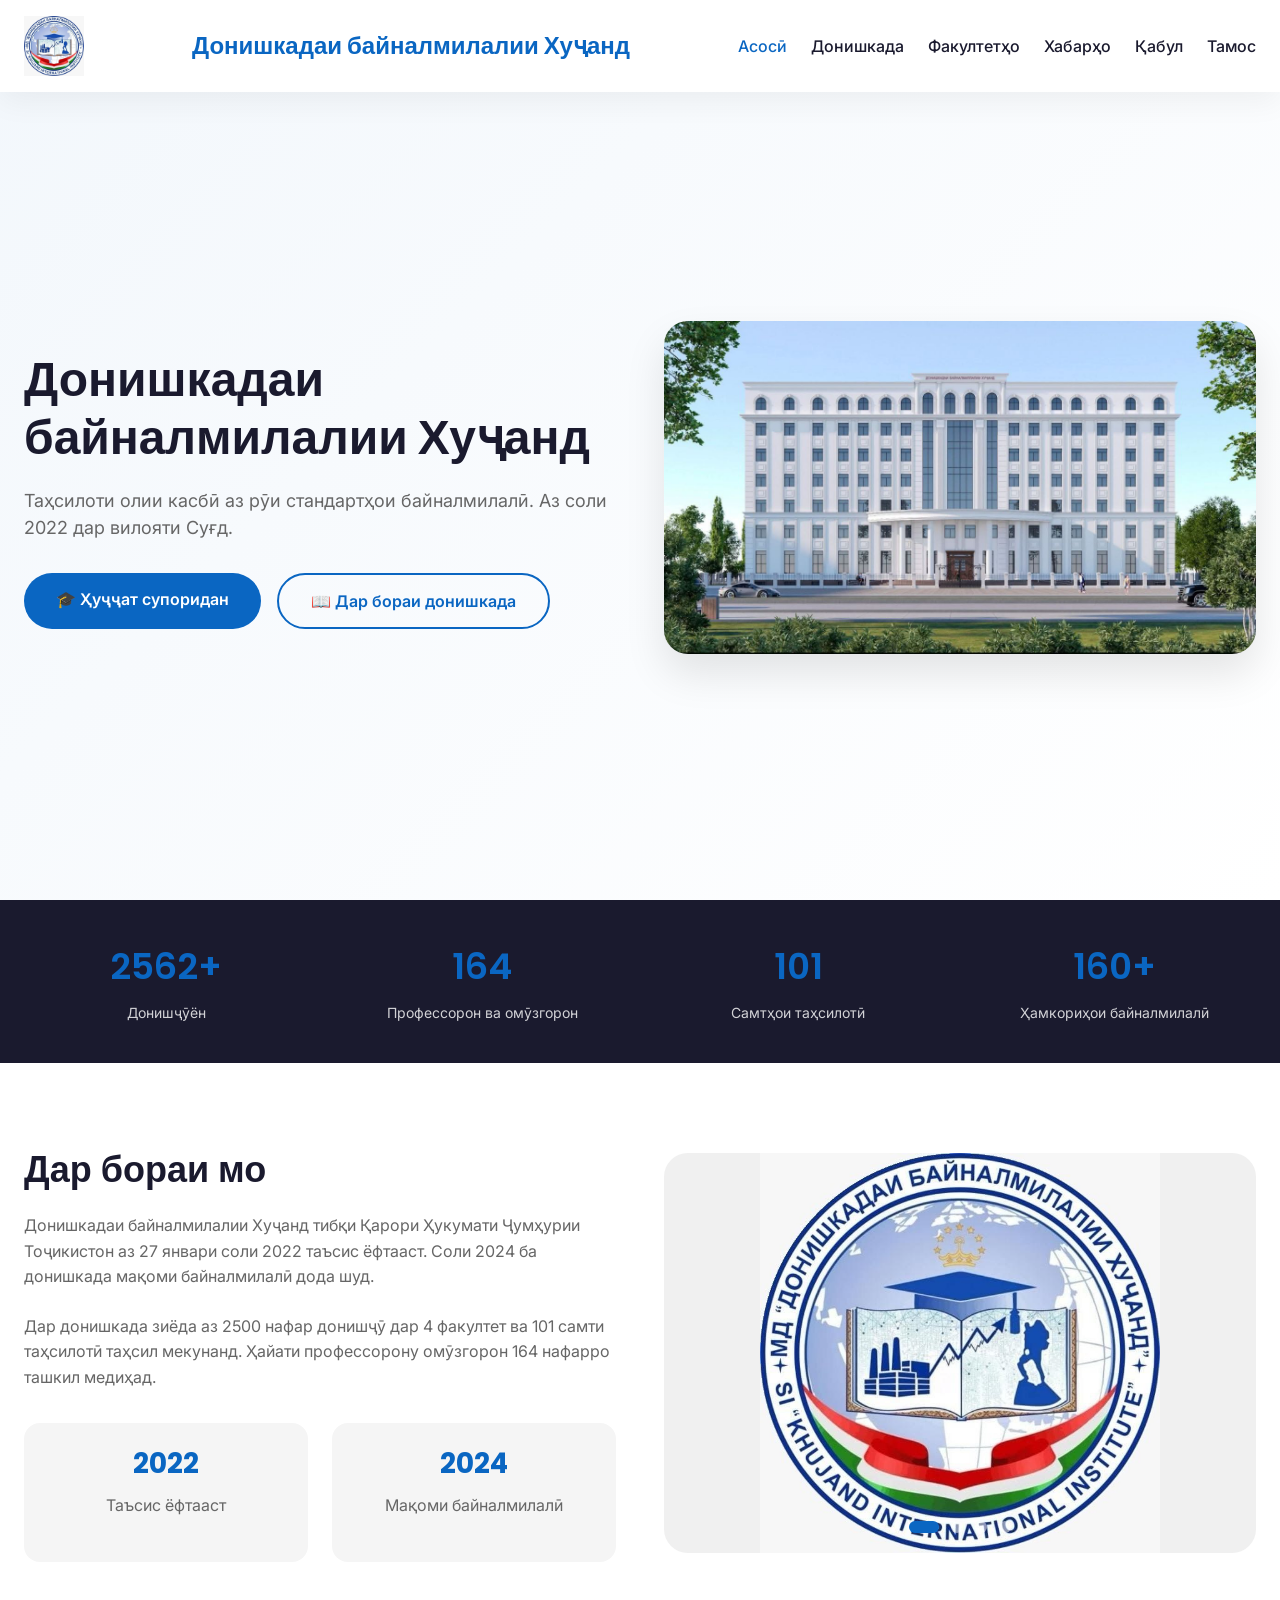
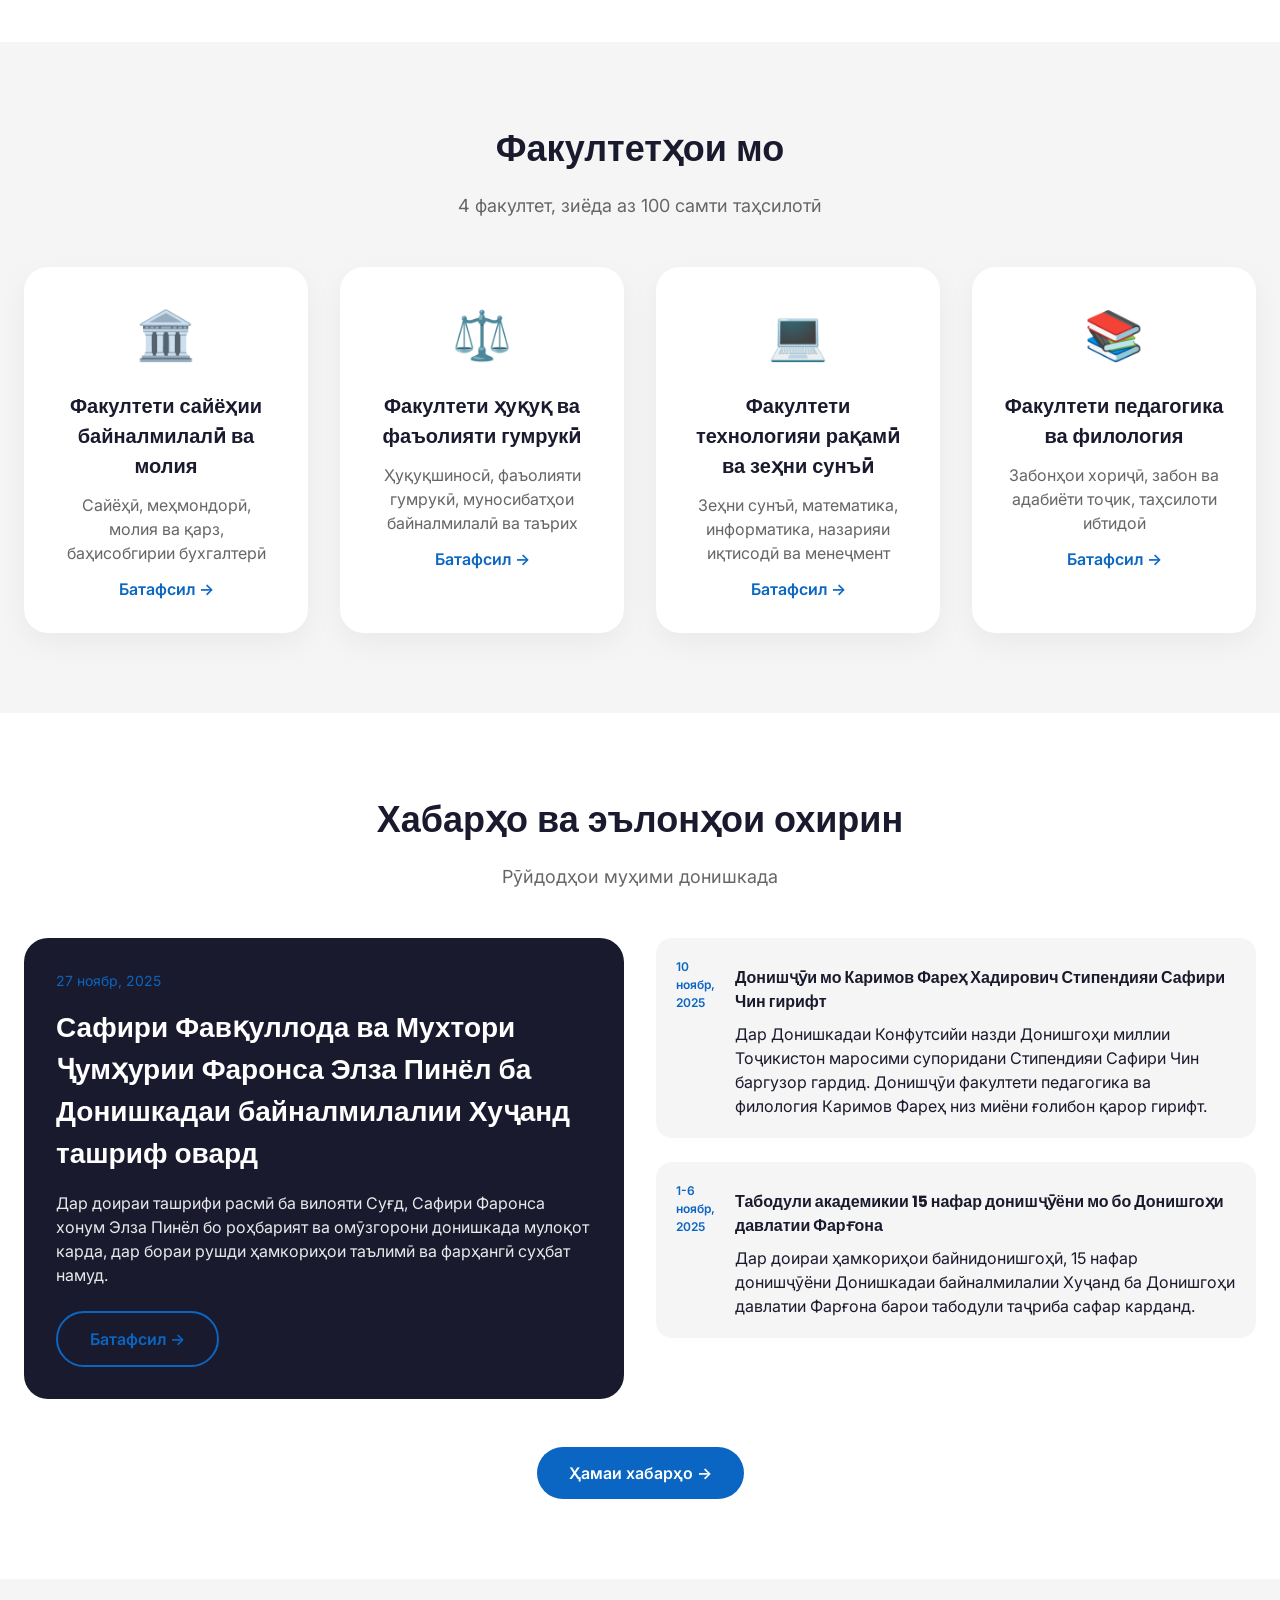
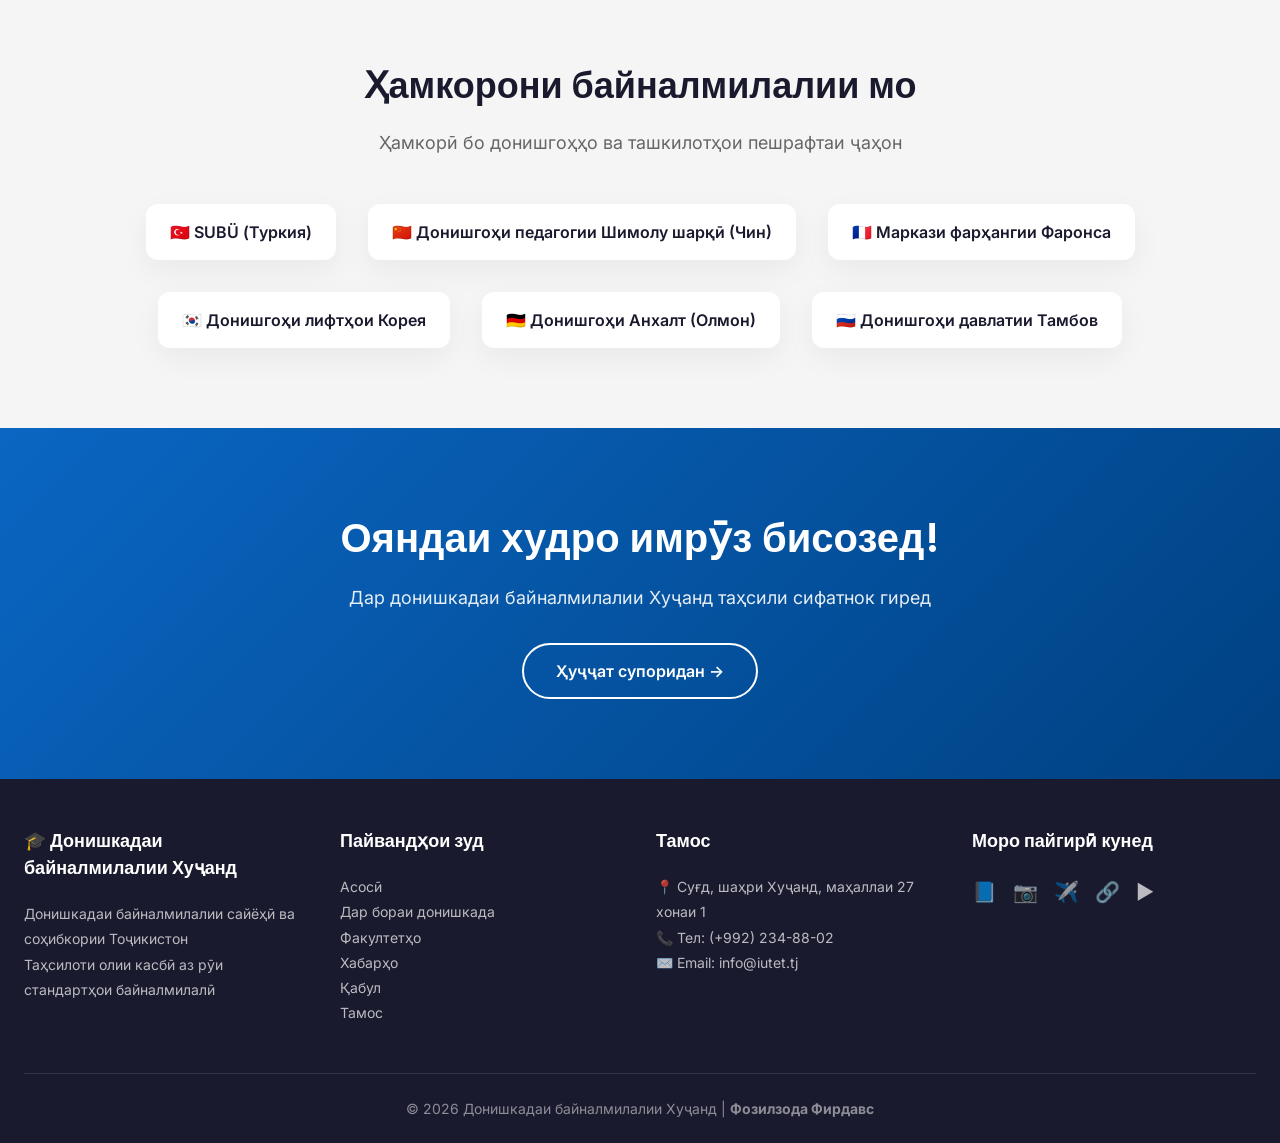
<file: index.html>
<!DOCTYPE html>
<html lang="tg">

<head>
    <meta charset="UTF-8">
    <meta name="viewport" content="width=device-width, initial-scale=1.0, user-scalable=yes">
    <title>Донишкадаи байналмилалии Хуҷанд | IUTET</title>
    <link rel="preconnect" href="https://fonts.googleapis.com">
    <link rel="preconnect" href="https://fonts.gstatic.com" crossorigin>
    <link
        href="https://fonts.googleapis.com/css2?family=Inter:opsz,wght@14..32,300;14..32,400;14..32,500;14..32,600;14..32,700&family=Poppins:wght@400;500;600;700;800&display=swap"
        rel="stylesheet">
    <link rel="stylesheet" href="/style/index.css">
</head>

<body>

    <header>
        <div class="container">
            <div class="navbar">
                <img src="/images/logo.jpg" alt="Логотип" width="60px" height="60px">
                <a href="#" class="logo">Донишкадаи байналмилалии Хуҷанд</a>
                <div class="menu-icon" id="menuIcon">
                    <span>☰</span>
                </div>
                <ul class="nav-links">
                    <li><a href="index.html" class="active">Асосӣ</a></li>
                    <li><a href="about.html">Донишкада</a></li>
                    <li><a href="faculties.html">Факултетҳо</a></li>
                    <li><a href="news.html">Хабарҳо</a></li>
                    <li><a href="admissions.html">Қабул</a></li>
                    <li><a href="contact.html">Тамос</a></li>
                </ul>
            </div>
        </div>
    </header>

    <main>
        <section class="hero">
            <div class="container">
                <div class="hero-content">
                    <div class="hero-text">
                        <h1>Донишкадаи байналмилалии Хуҷанд</h1>
                        <p>Таҳсилоти олии касбӣ аз рӯи стандартҳои байналмилалӣ. Аз соли 2022 дар вилояти Суғд.</p>
                        <div class="hero-buttons">
                            <a href="admissions.html" class="btn btn-primary">🎓 Ҳуҷҷат супоридан</a>
                            <a href="about.html" class="btn btn-outline">📖 Дар бораи донишкада</a>
                        </div>
                    </div>
                    <div class="hero-image">
                        <img src="/images/donishkada.jpg" alt="Донишкадаи байналмилалии Хуҷанд">
                    </div>
                </div>
            </div>
        </section>

        <section class="stats-bar">
            <div class="container">
                <div class="stats-grid">
                    <div class="stat-item">
                        <h3>2562+</h3>
                        <p>Донишҷӯён</p>
                    </div>
                    <div class="stat-item">
                        <h3>164</h3>
                        <p>Профессорон ва омӯзгорон</p>
                    </div>
                    <div class="stat-item">
                        <h3>101</h3>
                        <p>Самтҳои таҳсилотӣ</p>
                    </div>
                    <div class="stat-item">
                        <h3>160+</h3>
                        <p>Ҳамкориҳои байналмилалӣ</p>
                    </div>
                </div>
            </div>
        </section>

        <section class="about">
            <div class="container">
                <div class="about-grid">
                    <div class="about-text">
                        <h2>Дар бораи мо</h2>
                        <p>Донишкадаи байналмилалии Хуҷанд тибқи Қарори Ҳукумати Ҷумҳурии Тоҷикистон аз 27 январи соли
                            2022 таъсис ёфтааст. Соли 2024 ба донишкада мақоми байналмилалӣ дода шуд.</p>
                        <p>Дар донишкада зиёда аз 2500 нафар донишҷӯ дар 4 факултет ва 101 самти таҳсилотӣ таҳсил
                            мекунанд. Ҳайати профессорону омӯзгорон 164 нафарро ташкил медиҳад.</p>
                        <div class="stats-mini">
                            <div class="stat-mini">
                                <h4>2022</h4>
                                <p>Таъсис ёфтааст</p>
                            </div>
                            <div class="stat-mini">
                                <h4>2024</h4>
                                <p>Мақоми байналмилалӣ</p>
                            </div>
                        </div>
                    </div>
                    <div class="about-image" id="aboutImageSlider">
                        <div class="slider-container">
                            <div class="slider-wrapper" id="sliderWrapper">
                                <div class="slider-slide">
                                    <img src="images/logo.jpg" alt="Логотип">
                                </div>
                                <div class="slider-slide">
                                    <img src="images/donishkada.jpg" alt="Донишкада">
                                </div>
                                <div class="slider-slide">
                                    <img src="images/donishgoh3.jpg" alt="Донишҷӯён">
                                </div>
                                <div class="slider-slide">
                                    <img src="images/donishgoh2.jpg" alt="Форуми байналмилалӣ">
                                </div>
                            </div>
                            <button class="slider-prev" id="sliderPrev">❮</button>
                            <button class="slider-next" id="sliderNext">❯</button>
                            <div class="slider-dots" id="sliderDots"></div>
                        </div>
                    </div>
                </div>
            </div>
        </section>

        <section class="faculties">
            <div class="container">
                <div class="section-title">
                    <h2>Факултетҳои мо</h2>
                    <p>4 факултет, зиёда аз 100 самти таҳсилотӣ</p>
                </div>
                <div class="faculties-grid">
                    <div class="faculty-card">
                        <div class="faculty-icon">🏛️</div>
                        <h3>Факултети сайёҳии байналмилалӣ ва молия</h3>
                        <p>Сайёҳӣ, меҳмондорӣ, молия ва қарз, баҳисобгирии бухгалтерӣ</p>
                        <a href="faculties.html" class="faculty-link">Батафсил →</a>
                    </div>
                    <div class="faculty-card">
                        <div class="faculty-icon">⚖️</div>
                        <h3>Факултети ҳуқуқ ва фаъолияти гумрукӣ</h3>
                        <p>Ҳуқуқшиносӣ, фаъолияти гумрукӣ, муносибатҳои байналмилалӣ ва таърих</p>
                        <a href="faculties.html" class="faculty-link">Батафсил →</a>
                    </div>
                    <div class="faculty-card">
                        <div class="faculty-icon">💻</div>
                        <h3>Факултети технологияи рақамӣ ва зеҳни сунъӣ</h3>
                        <p>Зеҳни сунъӣ, математика, информатика, назарияи иқтисодӣ ва менеҷмент</p>
                        <a href="faculties.html" class="faculty-link">Батафсил →</a>
                    </div>
                    <div class="faculty-card">
                        <div class="faculty-icon">📚</div>
                        <h3>Факултети педагогика ва филология</h3>
                        <p>Забонҳои хориҷӣ, забон ва адабиёти тоҷик, таҳсилоти ибтидоӣ</p>
                        <a href="faculties.html" class="faculty-link">Батафсил →</a>
                    </div>
                </div>
            </div>
        </section>

        <section class="news">
            <div class="container">
                <div class="section-title">
                    <h2>Хабарҳо ва эълонҳои охирин</h2>
                    <p>Рӯйдодҳои муҳими донишкада</p>
                </div>
                <div class="news-grid">
                    <div class="news-main">
                        <div class="news-date">27 ноябр, 2025</div>
                        <h3>Сафири Фавқуллода ва Мухтори Ҷумҳурии Фаронса Элза Пинёл ба Донишкадаи байналмилалии Хуҷанд
                            ташриф овард</h3>
                        <p>Дар доираи ташрифи расмӣ ба вилояти Суғд, Сафири Фаронса хонум Элза Пинёл бо роҳбарият ва
                            омӯзгорони донишкада мулоқот карда, дар бораи рушди ҳамкориҳои таълимӣ ва фарҳангӣ суҳбат
                            намуд.</p>
                        <a href="news.html" class="btn btn-outline">Батафсил →</a>
                    </div>

                    <div class="news-side">
                        <div class="news-item">
                            <div>
                                <div class="date">10 ноябр, 2025</div>
                            </div>
                            <div>
                                <h4>Донишҷӯи мо Каримов Фареҳ Хадирович Стипендияи Сафири Чин гирифт</h4>
                                <p>Дар Донишкадаи Конфутсийи назди Донишгоҳи миллии Тоҷикистон маросими супоридани
                                    Стипендияи Сафири Чин баргузор гардид. Донишҷӯи факултети педагогика ва филология
                                    Каримов Фареҳ низ миёни ғолибон қарор гирифт.</p>
                            </div>
                        </div>
                        <div class="news-item">
                            <div>
                                <div class="date">1-6 ноябр, 2025</div>
                            </div>
                            <div>
                                <h4>Табодули академикии 15 нафар донишҷӯёни мо бо Донишгоҳи давлатии Фарғона</h4>
                                <p>Дар доираи ҳамкориҳои байнидонишгоҳӣ, 15 нафар донишҷӯёни Донишкадаи байналмилалии
                                    Хуҷанд ба Донишгоҳи давлатии Фарғона барои табодули таҷриба сафар карданд.</p>
                            </div>
                        </div>
                    </div>
                </div>
                <div class="all-news-btn">
                    <a href="news.html" class="btn btn-primary">Ҳамаи хабарҳо →</a>
                </div>
            </div>
        </section>

        <section class="partners">
            <div class="container">
                <div class="section-title">
                    <h2>Ҳамкорони байналмилалии мо</h2>
                    <p>Ҳамкорӣ бо донишгоҳҳо ва ташкилотҳои пешрафтаи ҷаҳон</p>
                </div>
                <div class="partners-slider">
                    <div class="partner-item">🇹🇷 SUBÜ (Туркия)</div>
                    <div class="partner-item">🇨🇳 Донишгоҳи педагогии Шимолу шарқӣ (Чин)</div>
                    <div class="partner-item">🇫🇷 Маркази фарҳангии Фаронса</div>
                    <div class="partner-item">🇰🇷 Донишгоҳи лифтҳои Корея</div>
                    <div class="partner-item">🇩🇪 Донишгоҳи Анхалт (Олмон)</div>
                    <div class="partner-item">🇷🇺 Донишгоҳи давлатии Тамбов</div>
                </div>
            </div>
        </section>

        <section class="cta">
            <div class="container">
                <h2>Ояндаи худро имрӯз бисозед!</h2>
                <p>Дар донишкадаи байналмилалии Хуҷанд таҳсили сифатнок гиред</p>
                <a href="admissions.html" class="btn btn-outline">Ҳуҷҷат супоридан →</a>
            </div>
        </section>
    </main>

    <footer>
        <div class="container">
            <div class="footer-grid">
                <div class="footer-col">
                    <h4>🎓 Донишкадаи байналмилалии Хуҷанд</h4>
                    <p>Донишкадаи байналмилалии сайёҳӣ ва соҳибкории Тоҷикистон</p>
                    <p>Таҳсилоти олии касбӣ аз рӯи стандартҳои байналмилалӣ</p>
                </div>
                <div class="footer-col">
                    <h4>Пайвандҳои зуд</h4>
                    <p><a href="index.html">Асосӣ</a></p>
                    <p><a href="about.html">Дар бораи донишкада</a></p>
                    <p><a href="faculties.html">Факултетҳо</a></p>
                    <p><a href="news.html">Хабарҳо</a></p>
                    <p><a href="admissions.html">Қабул</a></p>
                    <p><a href="contact.html">Тамос</a></p>
                </div>
                <div class="footer-col">
                    <h4>Тамос</h4>
                    <p>📍 Суғд, шаҳри Хуҷанд, маҳаллаи 27 хонаи 1</p>
                    <p>📞 Тел: (+992) 234-88-02</p>
                    <p>✉️ Email: info@iutet.tj</p>
                </div>
                <div class="footer-col">
                    <h4>Моро пайгирӣ кунед</h4>
                    <div class="social-links"><a href="#">📘</a><a href="#">📷</a><a href="#">✈️</a><a href="#">🔗</a><a
                            href="#">▶️</a></div>
                </div>
            </div>
            <div class="copyright">
                <p>© 2026 Донишкадаи байналмилалии Хуҷанд | <strong>Фозилзода Фирдавс</strong></p>
            </div>
        </div>
    </footer>

    <script src="/js/main.js"></script>
</body>

</html>
</file>
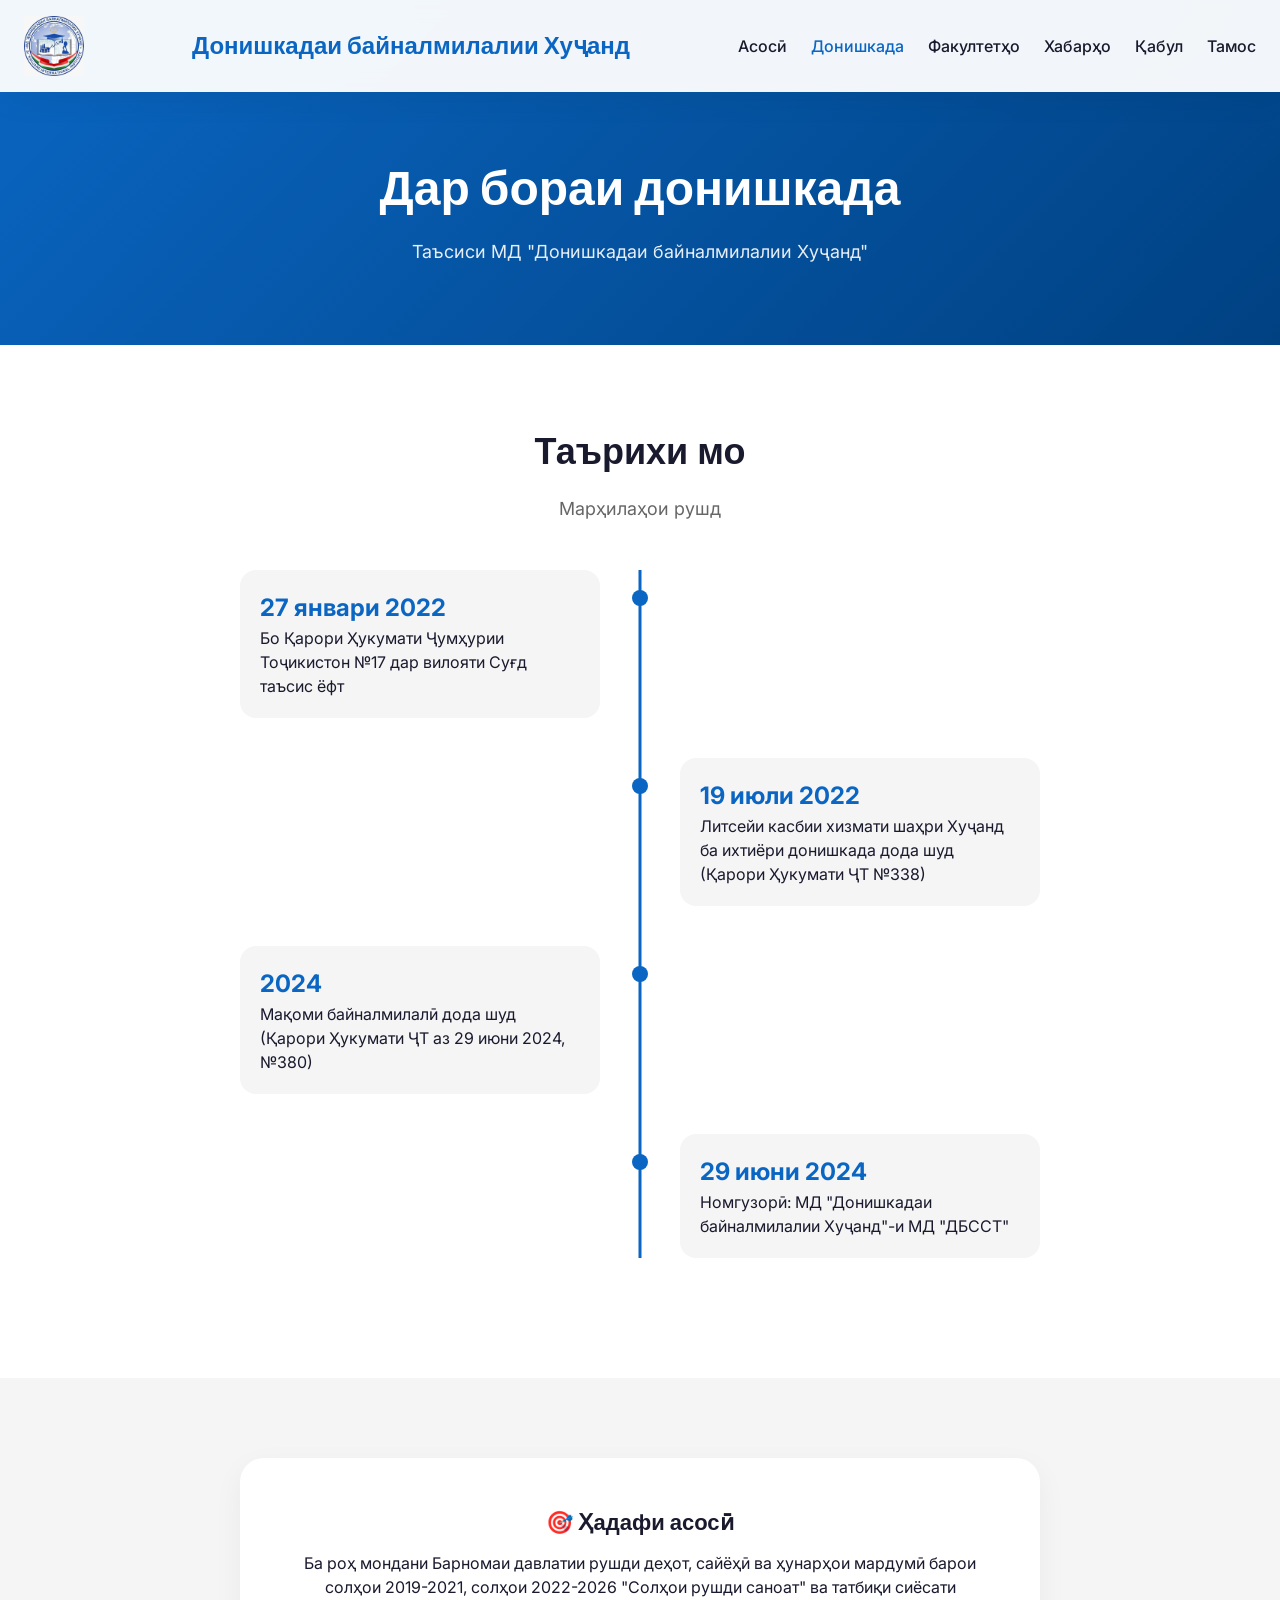
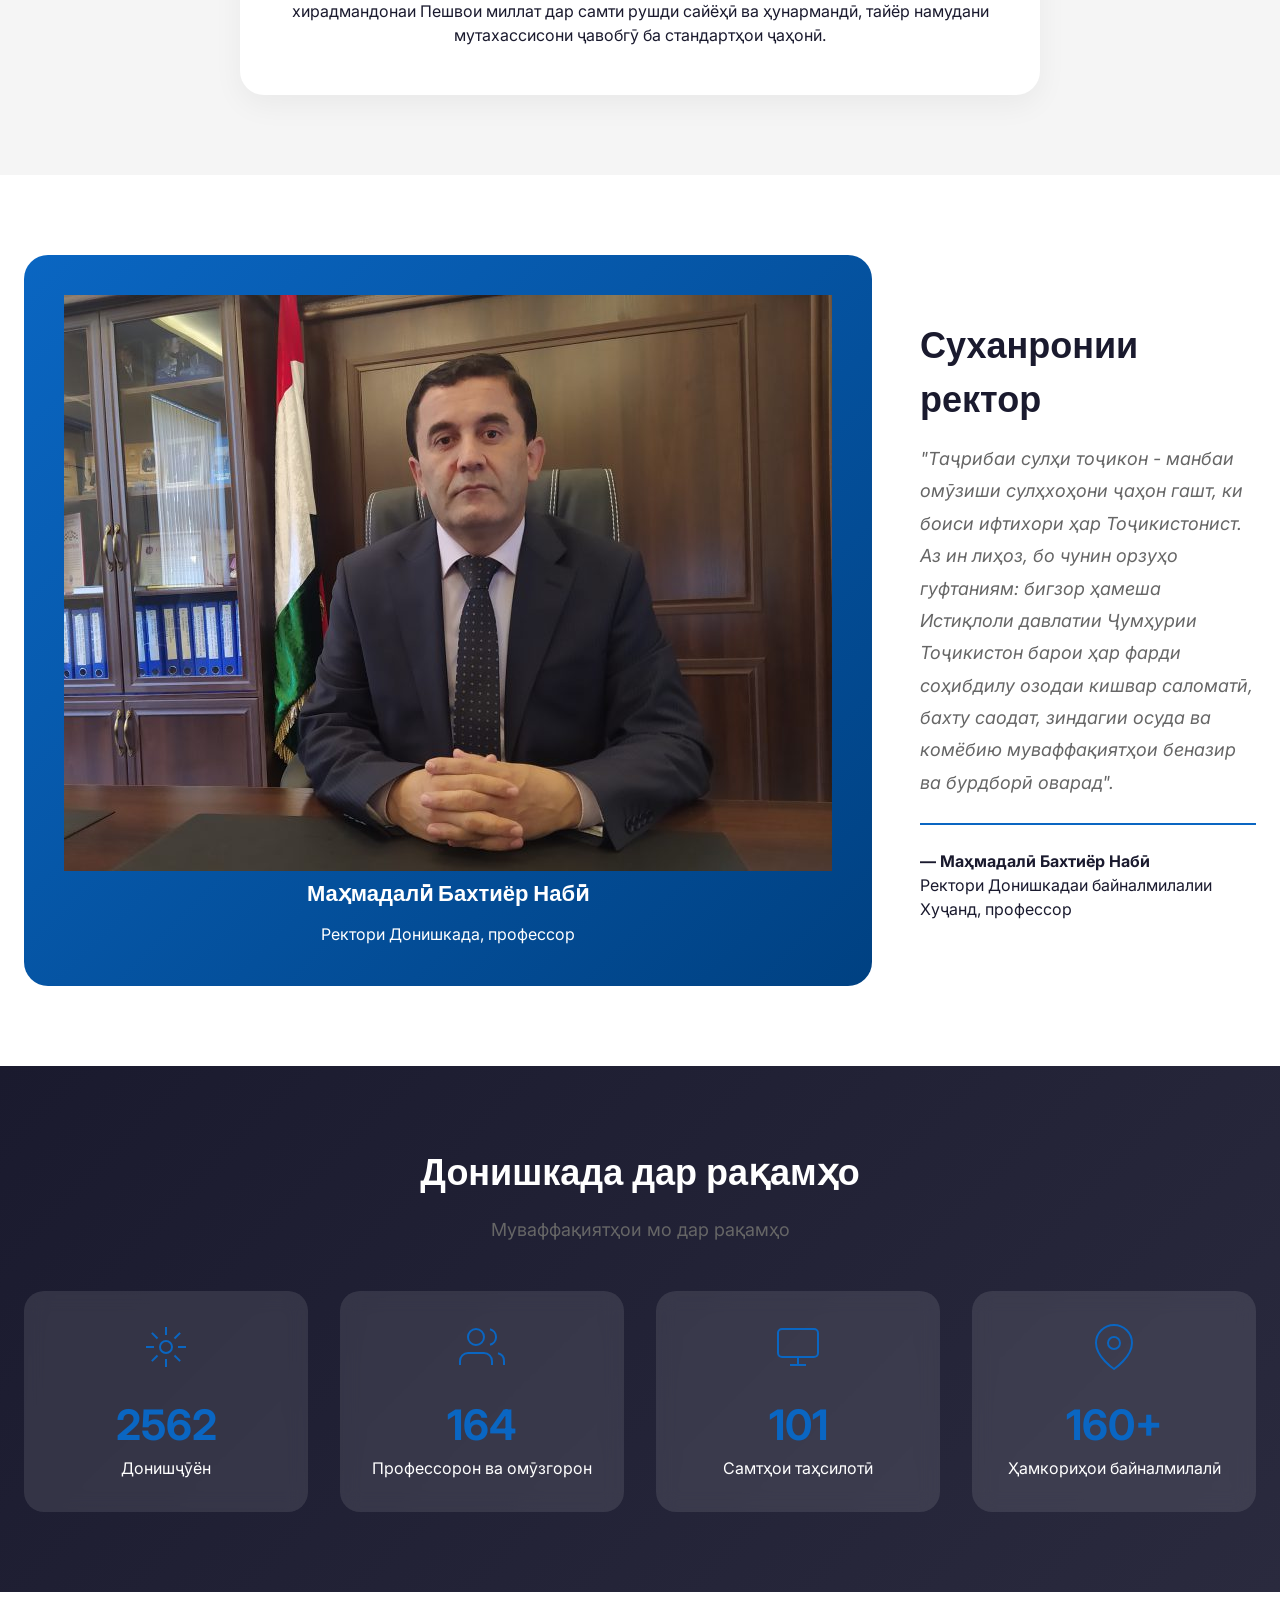
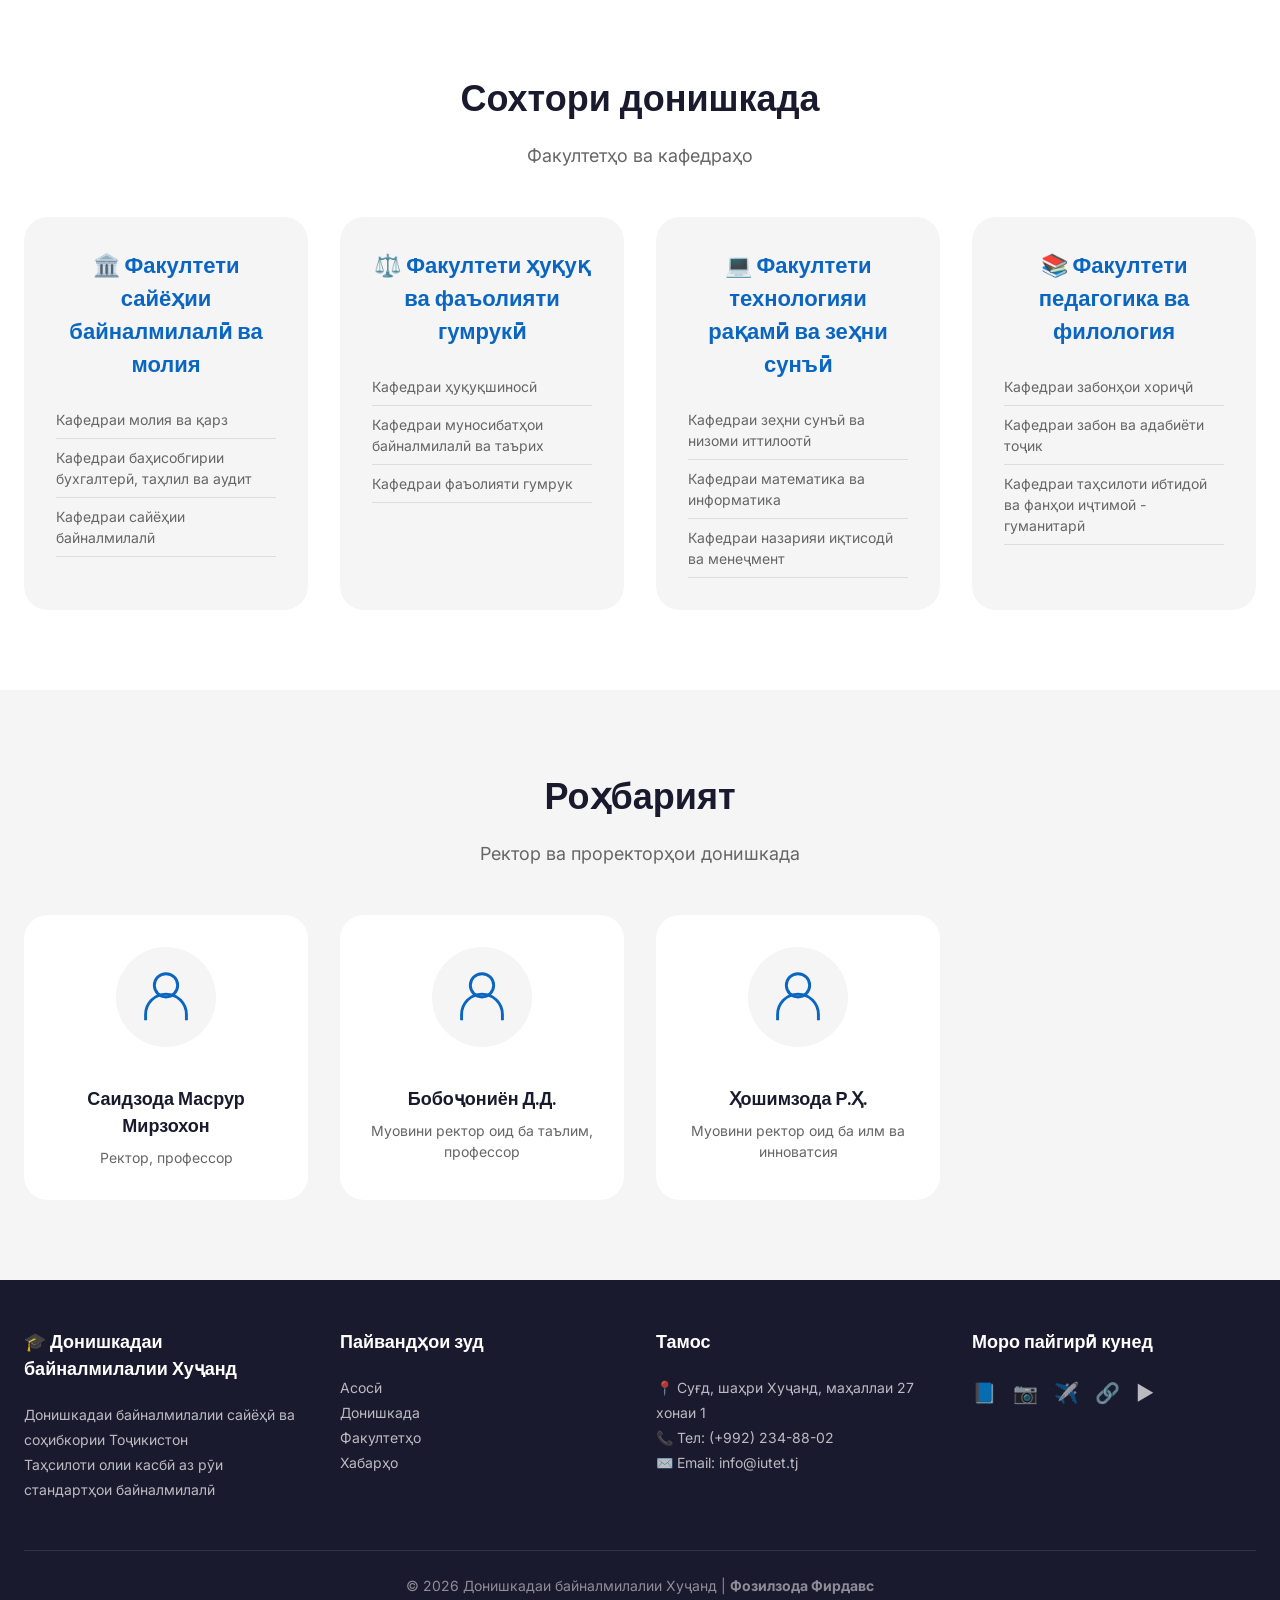
<file: about.html>
<!DOCTYPE html>
<html lang="tg">

<head>
    <meta charset="UTF-8">
    <meta name="viewport" content="width=device-width, initial-scale=1.0, user-scalable=yes">
    <title>Дар бораи донишкада | Донишкадаи байналмилалии Хуҷанд</title>
    <link rel="preconnect" href="https://fonts.googleapis.com">
    <link rel="preconnect" href="https://fonts.gstatic.com" crossorigin>
    <link
        href="https://fonts.googleapis.com/css2?family=Inter:opsz,wght@14..32,300;14..32,400;14..32,500;14..32,600;14..32,700&family=Poppins:wght@400;500;600;700;800&display=swap"
        rel="stylesheet">
    <link rel="stylesheet" href="/style/about.css">
</head>

<body>

    <header>
        <div class="container">
            <div class="navbar">
                <img src="/images/logo.jpg" alt="Логотип" width="60px" height="60px">
                <a href="#" class="logo">Донишкадаи байналмилалии Хуҷанд</a>
                <div class="menu-icon" id="menuIcon">☰</div>
                <ul class="nav-links">
                    <li><a href="index.html">Асосӣ</a></li>
                    <li><a href="about.html" class="active">Донишкада</a></li>
                    <li><a href="faculties.html">Факултетҳо</a></li>
                    <li><a href="news.html">Хабарҳо</a></li>
                    <li><a href="admissions.html">Қабул</a></li>
                    <li><a href="contact.html">Тамос</a></li>
                    <!-- <li class="lang-switcher-nav">
                        <div class="lang-btn-nav" id="langBtnNav">
                            🇹🇯 <span class="arrow">▼</span>
                        </div>
                        <ul class="lang-dropdown-nav" id="langDropdownNav">
                            <li><a href="index.html">🇹🇯 Тоҷикӣ</a></li>
                            <li><a href="index_ru.html">🇷🇺 Русский</a></li>
                        </ul>
                    </li> -->
                </ul>
            </div>
        </div>
    </header>

    <main>
        <section class="page-hero">
            <div class="container">
                <h1>Дар бораи донишкада</h1>
                <p>Таъсиси МД "Донишкадаи байналмилалии Хуҷанд"</p>
            </div>
        </section>

        <section class="timeline-section">
            <div class="container">
                <div class="section-title">
                    <h2>Таърихи мо</h2>
                    <p>Марҳилаҳои рушд</p>
                </div>
                <div class="timeline">
                    <div class="timeline-item">
                        <div class="timeline-content">
                            <div class="timeline-year">27 январи 2022</div>
                            <p>Бо Қарори Ҳукумати Ҷумҳурии Тоҷикистон №17 дар вилояти Суғд таъсис ёфт</p>
                        </div>
                        <div class="timeline-dot"></div>
                    </div>
                    <div class="timeline-item">
                        <div class="timeline-content">
                            <div class="timeline-year">19 июли 2022</div>
                            <p>Литсейи касбии хизмати шаҳри Хуҷанд ба ихтиёри донишкада дода шуд (Қарори Ҳукумати ҶТ
                                №338)</p>
                        </div>
                        <div class="timeline-dot"></div>
                    </div>
                    <div class="timeline-item">
                        <div class="timeline-content">
                            <div class="timeline-year">2024</div>
                            <p>Мақоми байналмилалӣ дода шуд (Қарори Ҳукумати ҶТ аз 29 июни 2024, №380)</p>
                        </div>
                        <div class="timeline-dot"></div>
                    </div>
                    <div class="timeline-item">
                        <div class="timeline-content">
                            <div class="timeline-year">29 июни 2024</div>
                            <p>Номгузорӣ: МД "Донишкадаи байналмилалии Хуҷанд"-и МД "ДБССТ"</p>
                        </div>
                        <div class="timeline-dot"></div>
                    </div>
                </div>
            </div>
        </section>

        <section class="mission-section">
            <div class="container">
                <div class="mission-grid">
                    <div class="mission-box">
                        <h3>🎯 Ҳадафи асосӣ</h3>
                        <p>Ба роҳ мондани Барномаи давлатии рушди деҳот, сайёҳӣ ва ҳунарҳои мардумӣ барои солҳои
                            2019-2021, солҳои 2022-2026 "Солҳои рушди саноат" ва татбиқи сиёсати хирадмандонаи Пешвои
                            миллат дар самти рушди сайёҳӣ ва ҳунармандӣ, тайёр намудани мутахассисони ҷавобгӯ ба
                            стандартҳои ҷаҳонӣ.</p>
                    </div>
                </div>
            </div>
        </section>

        <section class="rector-section">
            <div class="container">
                <div class="rector-grid">
                    <div class="rector-image">
                        <!-- <svg viewBox="0 0 24 24" fill="none" stroke="white" stroke-width="1"> -->
                            <!-- <circle cx="12" cy="8" r="4" /> -->
                            <!-- <path d="M5 20v-2a7 7 0 0 1 14 0v2" /> -->
                        <!-- </svg> -->
                        <img src="/images/ректор.jpg" alt="Донишкадаи байналмилалии Хуҷанд">
                        <h3>Маҳмадалӣ Бахтиёр Набӣ</h3>
                        <p>Ректори Донишкада, профессор</p>
                    </div>
                    <div class="rector-text">
                        <h2>Суханронии ректор</h2>
                        <p class="rector-quote">"Таҷрибаи сулҳи тоҷикон - манбаи омӯзиши сулҳхоҳони ҷаҳон гашт, ки боиси
                            ифтихори ҳар Тоҷикистонист.
                            Аз ин лиҳоз, бо чунин орзуҳо гуфтаниям: бигзор ҳамеша Истиқлоли давлатии Ҷумҳурии
                            Тоҷикистон барои ҳар фарди соҳибдилу озодаи кишвар саломатӣ, бахту саодат, зиндагии осуда ва
                            комёбию муваффақиятҳои беназир ва бурдборӣ оварад".</p>
                        <div class="rector-name">
                            <strong>— Маҳмадалӣ Бахтиёр Набӣ</strong><br>
                            <span>Ректори Донишкадаи байналмилалии Хуҷанд, профессор</span>
                        </div>
                    </div>
                </div>
            </div>
        </section>

        <section class="stats-detailed">
            <div class="container">
                <div class="section-title">
                    <h2>Донишкада дар рақамҳо</h2>
                    <p>Муваффақиятҳои мо дар рақамҳо</p>
                </div>
                <div class="stats-detailed-grid">
                    <div class="stat-detailed-card">
                        <svg viewBox="0 0 24 24">
                            <path
                                d="M12 2v4M12 18v4M4.93 4.93l2.83 2.83M16.24 16.24l2.83 2.83M2 12h4M18 12h4M4.93 19.07l2.83-2.83M16.24 7.76l2.83-2.83" />
                            <circle cx="12" cy="12" r="3" />
                        </svg>
                        <div class="stat-number">2562</div>
                        <p>Донишҷӯён</p>
                    </div>
                    <div class="stat-detailed-card">
                        <svg viewBox="0 0 24 24">
                            <path d="M17 21v-2a4 4 0 0 0-4-4H5a4 4 0 0 0-4 4v2" />
                            <circle cx="9" cy="7" r="4" />
                            <path d="M23 21v-2a4 4 0 0 0-3-3.87" />
                            <path d="M16 3.13a4 4 0 0 1 0 7.75" />
                        </svg>
                        <div class="stat-number">164</div>
                        <p>Профессорон ва омӯзгорон</p>
                    </div>
                    <div class="stat-detailed-card">
                        <svg viewBox="0 0 24 24">
                            <rect x="2" y="3" width="20" height="14" rx="2" />
                            <line x1="8" y1="21" x2="16" y2="21" />
                            <line x1="12" y1="17" x2="12" y2="21" />
                        </svg>
                        <div class="stat-number">101</div>
                        <p>Самтҳои таҳсилотӣ</p>
                    </div>
                    <div class="stat-detailed-card">
                        <svg viewBox="0 0 24 24">
                            <path d="M21 10c0 7-9 13-9 13s-9-6-9-13a9 9 0 0 1 18 0z" />
                            <circle cx="12" cy="10" r="3" />
                        </svg>
                        <div class="stat-number">160+</div>
                        <p>Ҳамкориҳои байналмилалӣ</p>
                    </div>
                </div>
            </div>
        </section>

        <section class="structure-section">
            <div class="container">
                <div class="section-title">
                    <h2>Сохтори донишкада</h2>
                    <p>Факултетҳо ва кафедраҳо</p>
                </div>
                <div class="structure-grid">
                    <div class="structure-card">
                        <h3>🏛️ Факултети сайёҳии байналмилалӣ ва молия</h3>
                        <ul>
                            <li>Кафедраи молия ва қарз</li>
                            <li>Кафедраи баҳисобгирии бухгалтерӣ, таҳлил ва аудит</li>
                            <li>Кафедраи сайёҳии байналмилалӣ</li>
                        </ul>
                    </div>
                    <div class="structure-card">
                        <h3>⚖️ Факултети ҳуқуқ ва фаъолияти гумрукӣ</h3>
                        <ul>
                            <li>Кафедраи ҳуқуқшиносӣ</li>
                            <li>Кафедраи муносибатҳои байналмилалӣ ва таърих</li>
                            <li>Кафедраи фаъолияти гумрук</li>
                        </ul>
                    </div>
                    <div class="structure-card">
                        <h3>💻 Факултети технологияи рақамӣ ва зеҳни сунъӣ</h3>
                        <ul>
                            <li>Кафедраи зеҳни сунъӣ ва низоми иттилоотӣ</li>
                            <li>Кафедраи математика ва информатика</li>
                            <li>Кафедраи назарияи иқтисодӣ ва менеҷмент</li>
                        </ul>
                    </div>
                    <div class="structure-card">
                        <h3>📚 Факултети педагогика ва филология</h3>
                        <ul>
                            <li>Кафедраи забонҳои хориҷӣ</li>
                            <li>Кафедраи забон ва адабиёти тоҷик</li>
                            <li>Кафедраи таҳсилоти ибтидоӣ ва фанҳои иҷтимоӣ - гуманитарӣ</li>
                        </ul>
                    </div>
                </div>
            </div>
        </section>

        <section class="leadership-section">
            <div class="container">
                <div class="section-title">
                    <h2>Роҳбарият</h2>
                    <p>Ректор ва проректорҳои донишкада</p>
                </div>
                <div class="leadership-grid">
                    <div class="leader-card">
                        <svg viewBox="0 0 24 24" fill="none" stroke="var(--primary)">
                            <circle cx="12" cy="8" r="4" />
                            <path d="M5 20v-2a7 7 0 0 1 14 0v2" />
                        </svg>
                        <h4>Саидзода Масрур Мирзохон</h4>
                        <p>Ректор, профессор</p>
                    </div>
                    <div class="leader-card">
                        <svg viewBox="0 0 24 24" fill="none" stroke="var(--primary)">
                            <circle cx="12" cy="8" r="4" />
                            <path d="M5 20v-2a7 7 0 0 1 14 0v2" />
                        </svg>
                        <h4>Бобоҷониён Д.Д.</h4>
                        <p>Муовини ректор оид ба таълим, профессор</p>
                    </div>
                    <div class="leader-card">
                        <svg viewBox="0 0 24 24" fill="none" stroke="var(--primary)">
                            <circle cx="12" cy="8" r="4" />
                            <path d="M5 20v-2a7 7 0 0 1 14 0v2" />
                        </svg>
                        <h4>Ҳошимзода Р.Ҳ.</h4>
                        <p>Муовини ректор оид ба илм ва инноватсия</p>
                    </div>
                </div>
            </div>
        </section>
    </main>

    <footer>
        <div class="container">
            <div class="footer-grid">
                <div class="footer-col">
                    <h4>🎓 Донишкадаи байналмилалии Хуҷанд</h4>
                    <p>Донишкадаи байналмилалии сайёҳӣ ва соҳибкории Тоҷикистон</p>
                    <p>Таҳсилоти олии касбӣ аз рӯи стандартҳои байналмилалӣ</p>
                </div>
                <div class="footer-col">
                    <h4>Пайвандҳои зуд</h4>
                    <p><a href="index.html">Асосӣ</a></p>
                    <p><a href="about.html">Донишкада</a></p>
                    <p><a href="faculties.html">Факултетҳо</a></p>
                    <p><a href="news.html">Хабарҳо</a></p>
                </div>
                <div class="footer-col">
                    <h4>Тамос</h4>
                    <p>📍 Суғд, шаҳри Хуҷанд, маҳаллаи 27 хонаи 1</p>
                    <p>📞 Тел: (+992) 234-88-02</p>
                    <p>✉️ Email: info@iutet.tj</p>
                </div>
                <div class="footer-col">
                    <h4>Моро пайгирӣ кунед</h4>
                    <div class="social-links"><a href="#">📘</a><a href="#">📷</a><a href="#">✈️</a><a href="#">🔗</a><a
                            href="#">▶️</a></div>
                </div>
            </div>
            <div class="copyright">
                <p>© 2026 Донишкадаи байналмилалии Хуҷанд | <strong>Фозилзода Фирдавс</strong></p>
            </div>
        </div>
    </footer>

    <script src="/js/main.js"></script>
</body>

</html>
</file>
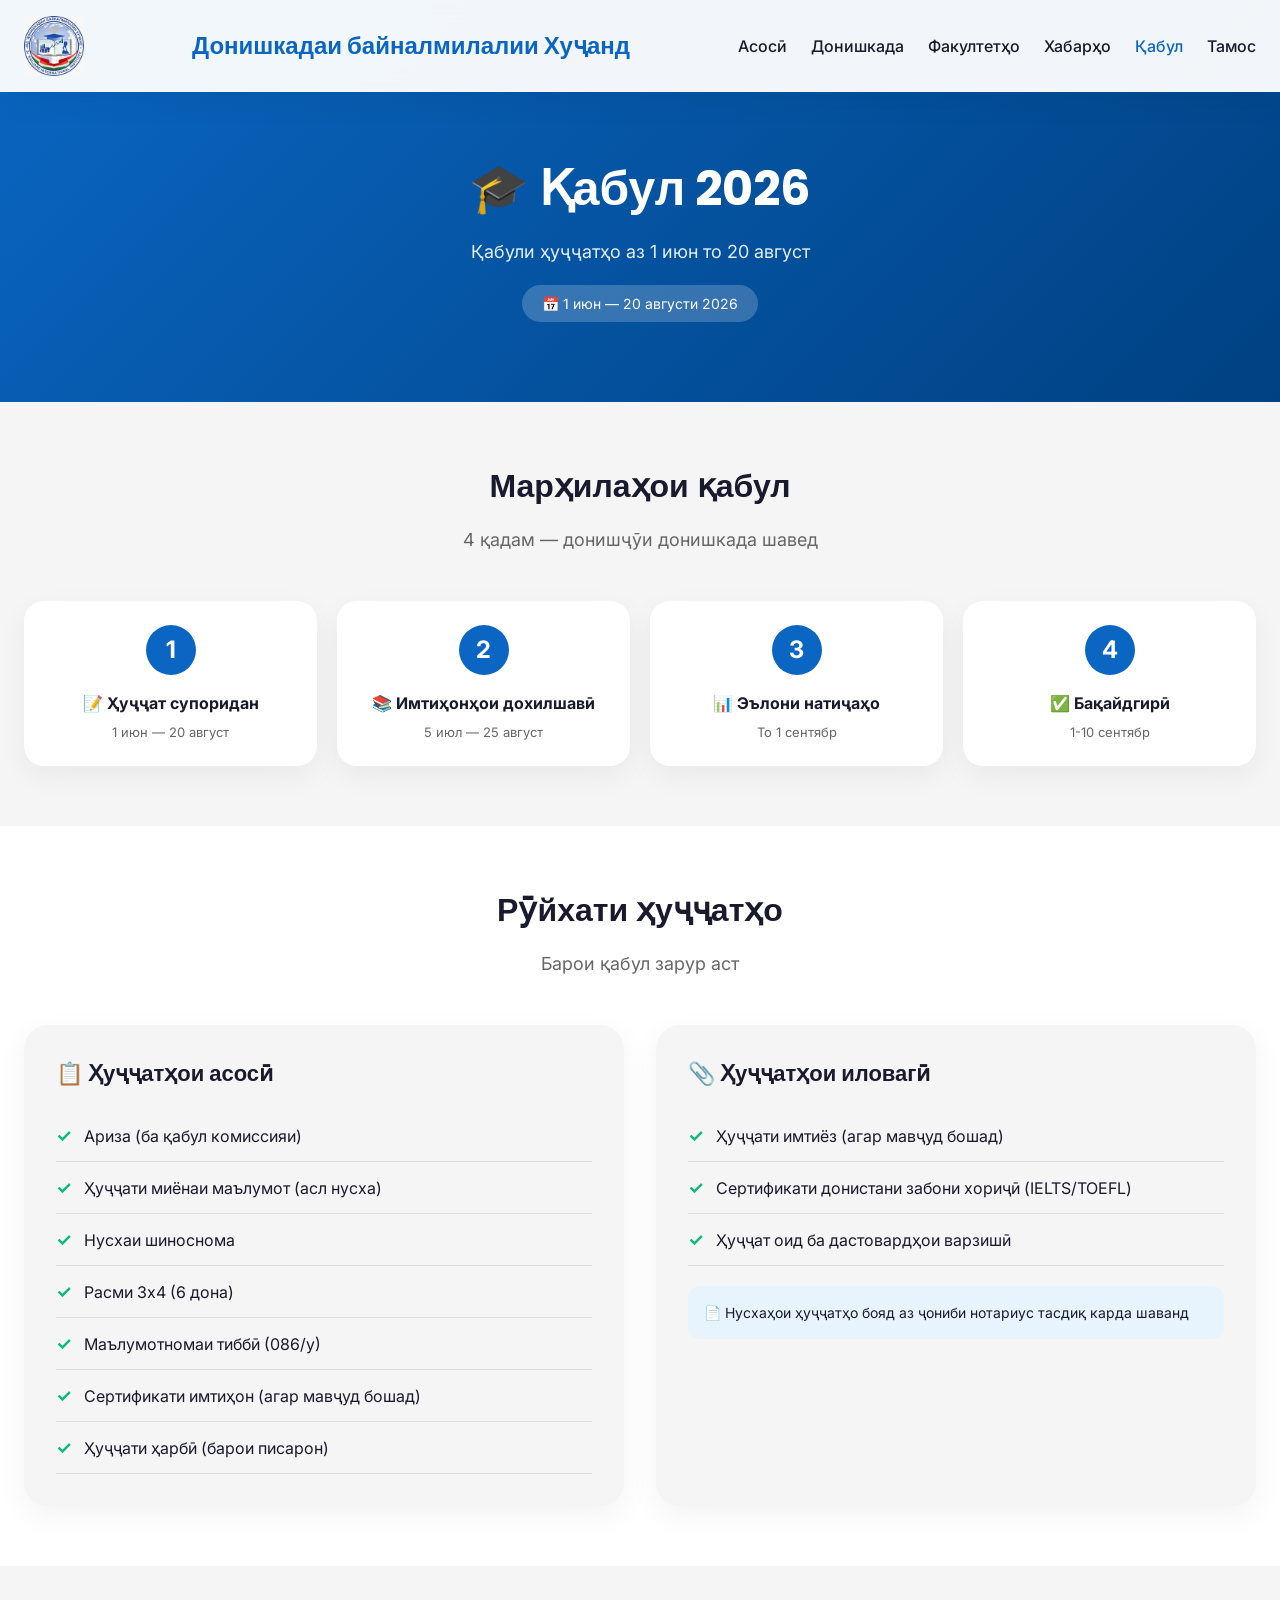
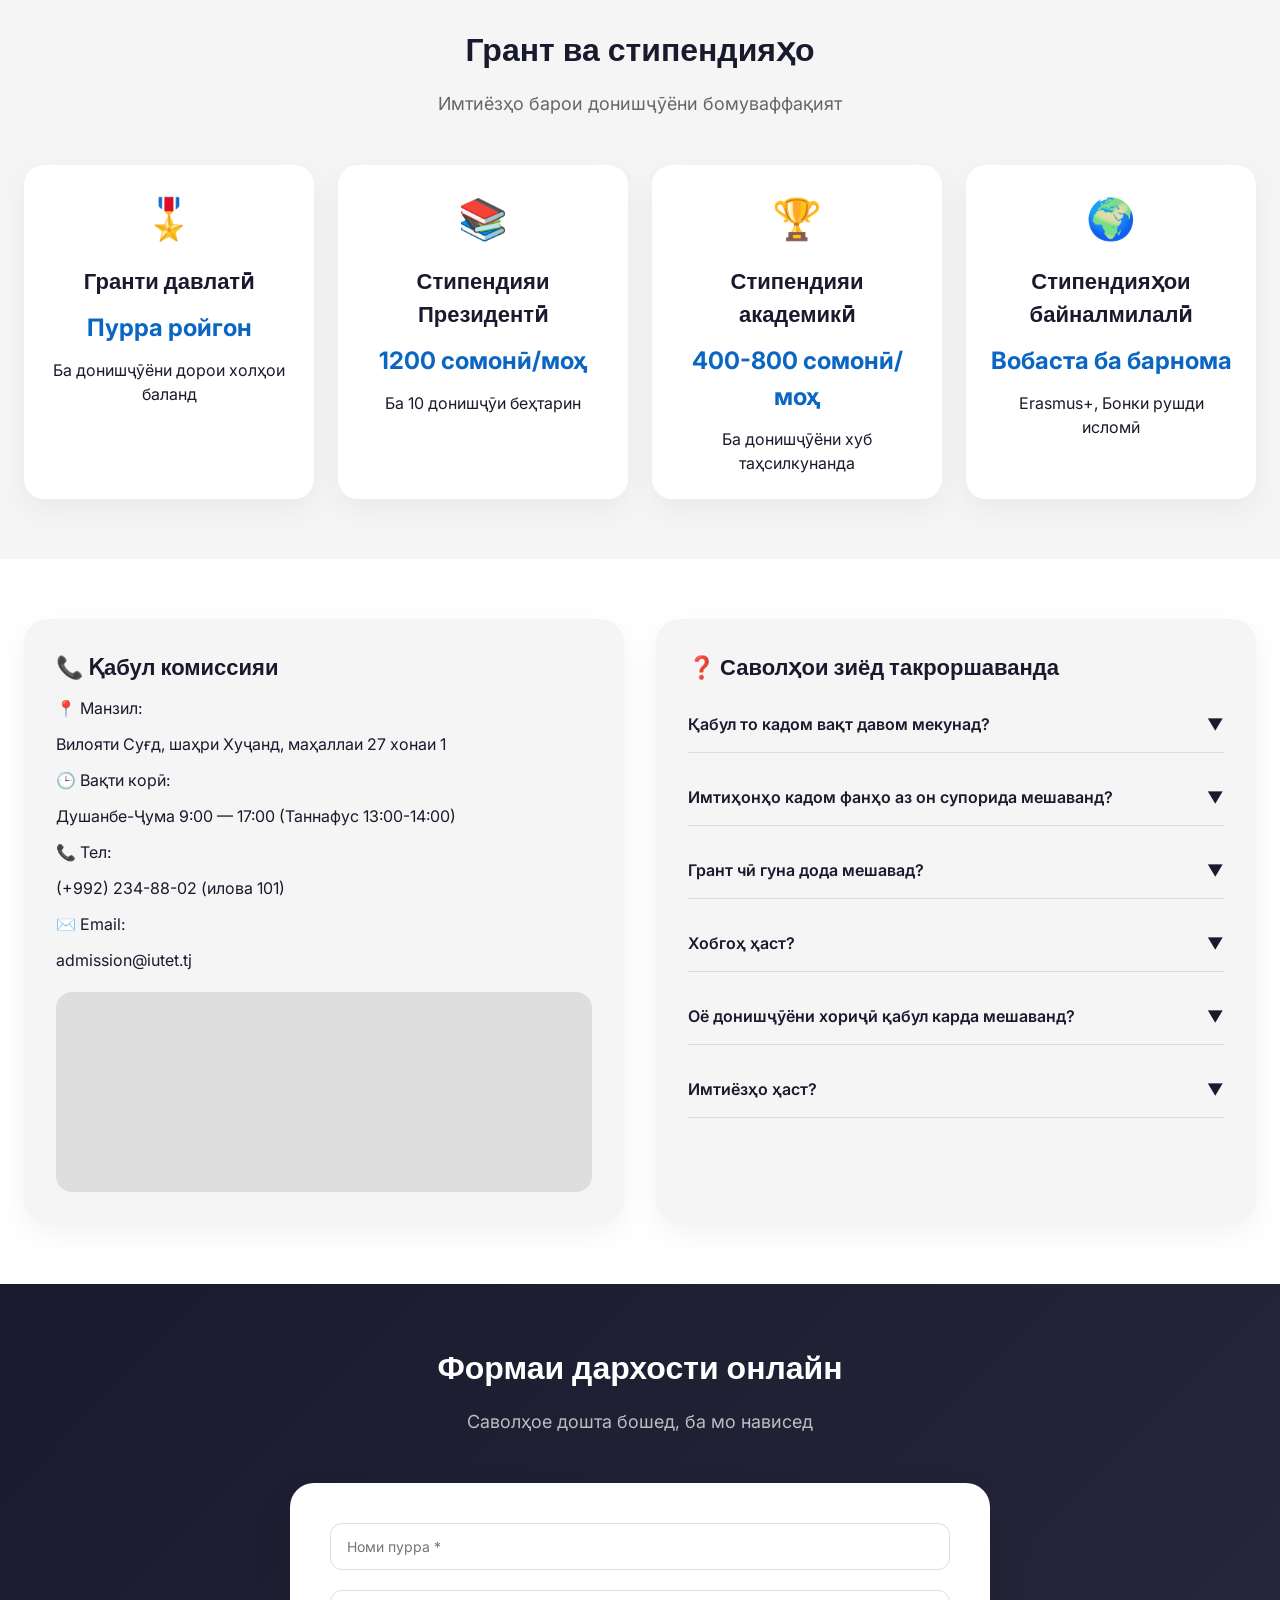
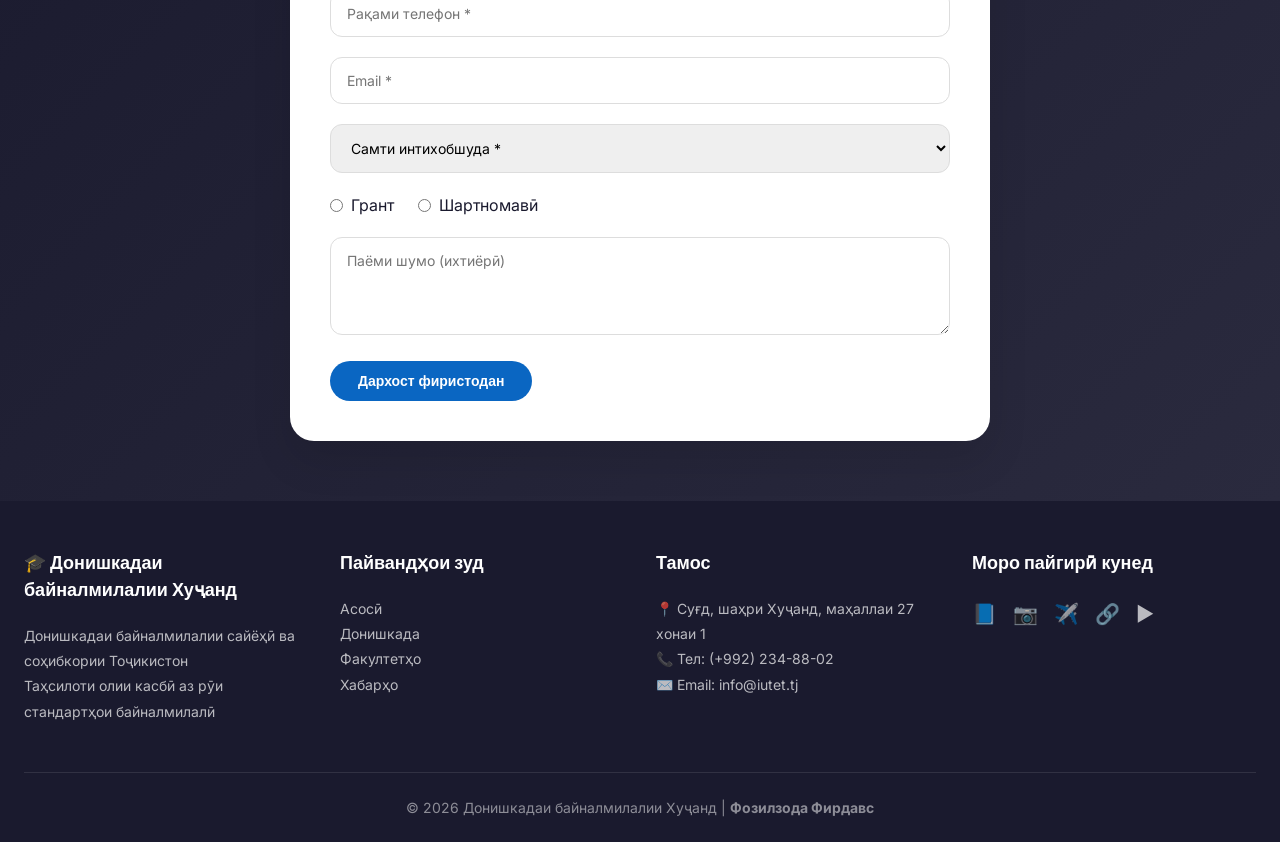
<file: admissions.html>
<!DOCTYPE html>
<html lang="tg">

<head>
    <meta charset="UTF-8">
    <meta name="viewport" content="width=device-width, initial-scale=1.0, user-scalable=yes">
    <title>Қабул | Донишкадаи байналмилалии Хуҷанд</title>
    <link rel="preconnect" href="https://fonts.googleapis.com">
    <link rel="preconnect" href="https://fonts.gstatic.com" crossorigin>
    <link
        href="https://fonts.googleapis.com/css2?family=Inter:opsz,wght@14..32,300;14..32,400;14..32,500;14..32,600;14..32,700&family=Poppins:wght@400;500;600;700;800&display=swap"
        rel="stylesheet">
    <link rel="stylesheet" href="/style/admissions.css">
</head>

<body>

    <header>
        <div class="container">
            <div class="navbar">
                <img src="/images/logo.jpg" alt="Логотип" width="60px" height="60px">
                <a href="#" class="logo">Донишкадаи байналмилалии Хуҷанд</a>
                <div class="menu-icon" id="menuIcon">☰</div>
                <ul class="nav-links">
                    <li><a href="index.html">Асосӣ</a></li>
                    <li><a href="about.html">Донишкада</a></li>
                    <li><a href="faculties.html">Факултетҳо</a></li>
                    <li><a href="news.html">Хабарҳо</a></li>
                    <li><a href="admissions.html" class="active">Қабул</a></li>
                    <li><a href="contact.html">Тамос</a></li>
                    <!-- <li class="lang-switcher-nav">
                        <div class="lang-btn-nav" id="langBtnNav">
                            🇹🇯 <span class="arrow">▼</span>
                        </div>
                        <ul class="lang-dropdown-nav" id="langDropdownNav">
                            <li><a href="index.html">🇹🇯 Тоҷикӣ</a></li>
                            <li><a href="index_ru.html">🇷🇺 Русский</a></li>
                        </ul>
                    </li> -->
                </ul>
            </div>
        </div>
    </header>

    <main>
        <section class="page-hero">
            <div class="container">
                <h1>🎓 Қабул 2026</h1>
                <p>Қабули ҳуҷҷатҳо аз 1 июн то 20 август</p>
                <div class="deadline-badge">📅 1 июн — 20 августи 2026</div>
            </div>
        </section>

        <section class="timeline-section">
            <div class="container">
                <div class="section-title">
                    <h2>Марҳилаҳои қабул</h2>
                    <p>4 қадам — донишҷӯи донишкада шавед</p>
                </div>
                <div class="timeline-steps">
                    <div class="timeline-step">
                        <div class="step-number">1</div>
                        <div class="step-title">📝 Ҳуҷҷат супоридан</div>
                        <div class="step-date">1 июн — 20 август</div>
                    </div>
                    <div class="timeline-step">
                        <div class="step-number">2</div>
                        <div class="step-title">📚 Имтиҳонҳои дохилшавӣ</div>
                        <div class="step-date">5 июл — 25 август</div>
                    </div>
                    <div class="timeline-step">
                        <div class="step-number">3</div>
                        <div class="step-title">📊 Эълони натиҷаҳо</div>
                        <div class="step-date">То 1 сентябр</div>
                    </div>
                    <div class="timeline-step">
                        <div class="step-number">4</div>
                        <div class="step-title">✅ Бақайдгирӣ</div>
                        <div class="step-date">1-10 сентябр</div>
                    </div>
                </div>
            </div>
        </section>

        <section class="documents-section">
            <div class="container">
                <div class="section-title">
                    <h2>Рӯйхати ҳуҷҷатҳо</h2>
                    <p>Барои қабул зарур аст</p>
                </div>
                <div class="documents-grid">
                    <div class="document-list">
                        <h3>📋 Ҳуҷҷатҳои асосӣ</h3>
                        <ul>
                            <li>Ариза (ба қабул комиссияи)</li>
                            <li>Ҳуҷҷати миёнаи маълумот (асл нусха)</li>
                            <li>Нусхаи шиноснома</li>
                            <li>Расми 3x4 (6 дона)</li>
                            <li>Маълумотномаи тиббӣ (086/у)</li>
                            <li>Сертификати имтиҳон (агар мавҷуд бошад)</li>
                            <li>Ҳуҷҷати ҳарбӣ (барои писарон)</li>
                        </ul>
                    </div>
                    <div class="document-list">
                        <h3>📎 Ҳуҷҷатҳои иловагӣ</h3>
                        <ul>
                            <li>Ҳуҷҷати имтиёз (агар мавҷуд бошад)</li>
                            <li>Сертификати донистани забони хориҷӣ (IELTS/TOEFL)</li>
                            <li>Ҳуҷҷат оид ба дастовардҳои варзишӣ</li>
                        </ul>
                        <div class="download-note">📄 Нусхаҳои ҳуҷҷатҳо бояд аз ҷониби нотариус тасдиқ карда шаванд
                        </div>
                    </div>
                </div>
            </div>
        </section>

        <section class="scholarships-section">
            <div class="container">
                <div class="section-title">
                    <h2>Грант ва стипендияҳо</h2>
                    <p>Имтиёзҳо барои донишҷӯёни бомуваффақият</p>
                </div>
                <div class="scholarships-grid">
                    <div class="scholarship-card">
                        <div class="scholarship-icon">🎖️</div>
                        <h3>Гранти давлатӣ</h3>
                        <div class="scholarship-amount">Пурра ройгон</div>
                        <p>Ба донишҷӯёни дорои холҳои баланд</p>
                    </div>
                    <div class="scholarship-card">
                        <div class="scholarship-icon">📚</div>
                        <h3>Стипендияи Президентӣ</h3>
                        <div class="scholarship-amount">1200 сомонӣ/моҳ</div>
                        <p>Ба 10 донишҷӯи беҳтарин</p>
                    </div>
                    <div class="scholarship-card">
                        <div class="scholarship-icon">🏆</div>
                        <h3>Стипендияи академикӣ</h3>
                        <div class="scholarship-amount">400-800 сомонӣ/моҳ</div>
                        <p>Ба донишҷӯёни хуб таҳсилкунанда</p>
                    </div>
                    <div class="scholarship-card">
                        <div class="scholarship-icon">🌍</div>
                        <h3>Стипендияҳои байналмилалӣ</h3>
                        <div class="scholarship-amount">Вобаста ба барнома</div>
                        <p>Erasmus+, Бонки рушди исломӣ</p>
                    </div>
                </div>
            </div>
        </section>

        <section class="info-section">
            <div class="container">
                <div class="info-grid">
                    <div class="commission-card">
                        <h3>📞 Қабул комиссияи</h3>
                        <p>📍 Манзил:</p>
                        <p>Вилояти Суғд, шаҳри Хуҷанд, маҳаллаи 27 хонаи 1</p>
                        <p>🕒 Вақти корӣ:</p>
                        <p>Душанбе-Ҷума 9:00 — 17:00 (Таннафус 13:00-14:00)</p>
                        <p>📞 Тел:</p>
                        <p>(+992) 234-88-02 (илова 101)</p>
                        <p>✉️ Email:</p>
                        <p>admission@iutet.tj</p>
                        <div class="map-placeholder">
                            <!-- <iframe src="https://www.google.com/maps/embed?pb=!1m18!1m12!1m3!1d3047.7993912382203!2d69.62678285217291!3d40.30855925122152!2m3!1f0!2f0!3f0!3m2!1i1024!2i768!4f13.1!3m3!1m2!1s0x38b1b3a1b984f6d7%3A0x5497cc99ee3cdf36![base64]!5e0!3m2!1sru!2s!4v1777526119836!5m2!1sru!2s" width="600" height="200" style="border:16px;" allowfullscreen="" loading="lazy" referrerpolicy="no-referrer-when-downgrade"></iframe> -->
                        </div>
                    </div>
                    <div class="faq-card">
                        <h3>❓ Саволҳои зиёд такроршаванда</h3>
                        <div class="faq-item">
                            <div class="faq-question">Қабул то кадом вақт давом мекунад? <span>▼</span></div>
                            <div class="faq-answer">Қабули ҳуҷҷат аз 1 июн то 20 август. Имтиҳонҳо аз 5 июл то 25 август
                                баргузор мешаванд.</div>
                        </div>
                        <div class="faq-item">
                            <div class="faq-question">Имтиҳонҳо кадом фанҳо аз он супорида мешаванд? <span>▼</span>
                            </div>
                            <div class="faq-answer">Вобаста ба самти интихобшуда: забони тоҷикӣ, математика, таърих,
                                забони хориҷӣ.</div>
                        </div>
                        <div class="faq-item">
                            <div class="faq-question">Грант чӣ гуна дода мешавад? <span>▼</span></div>
                            <div class="faq-answer">Гранти давлатӣ ба донишҷӯёне дода мешавад, ки холҳои баландтаринро
                                гирифтаанд.</div>
                        </div>
                        <div class="faq-item">
                            <div class="faq-question">Хобгоҳ ҳаст? <span>▼</span></div>
                            <div class="faq-answer">Ҳа, хобгоҳ мавҷуд аст. Ба донишҷӯёни хориҷӣ ва дурдаст ҷой дода
                                мешавад.</div>
                        </div>
                        <div class="faq-item">
                            <div class="faq-question">Оё донишҷӯёни хориҷӣ қабул карда мешаванд? <span>▼</span></div>
                            <div class="faq-answer">Ҳа, донишкада мақоми байналмилалӣ дорад, донишҷӯёни хориҷӣ қабул
                                карда мешаванд.</div>
                        </div>
                        <div class="faq-item">
                            <div class="faq-question">Имтиёзҳо ҳаст? <span>▼</span></div>
                            <div class="faq-answer">Ҳа, барои ятимон, маъюбон, фарзандони иштирокчиёни ҷанг имтиёзҳо
                                мавҷуд.</div>
                        </div>
                    </div>
                </div>
            </div>
        </section>

        <section class="form-section">
            <div class="container">
                <div class="section-title">
                    <h2>Формаи дархости онлайн</h2>
                    <p>Саволҳое дошта бошед, ба мо нависед</p>
                </div>
                <div class="admission-form">
                    <div class="form-group"><input type="text" id="fullname" placeholder="Номи пурра *"></div>
                    <div class="form-group"><input type="tel" id="phone" placeholder="Рақами телефон *"></div>
                    <div class="form-group"><input type="email" id="email" placeholder="Email *"></div>
                    <div class="form-group">
                        <select id="program">
                            <option value="">Самти интихобшуда *</option>
                            <option>Сайёҳӣ ва меҳмондорӣ</option>
                            <option>Молия ва қарз</option>
                            <option>Ҳуқуқшиносӣ</option>
                            <option>Фаъолияти гумрукӣ</option>
                            <option>Технологияи рақамӣ ва зеҳни сунъӣ</option>
                            <option>Забонҳои хориҷӣ</option>
                        </select>
                    </div>
                    <div class="form-group">
                        <div class="radio-group">
                            <label><input type="radio" name="study_type" value="grant"> Грант</label>
                            <label><input type="radio" name="study_type" value="contract"> Шартномавӣ</label>
                        </div>
                    </div>
                    <div class="form-group">
                        <textarea rows="4" id="message" placeholder="Паёми шумо (ихтиёрӣ)"></textarea>
                    </div>
                    <button class="btn btn-primary" id="submitBtn">Дархост фиристодан</button>
                </div>
            </div>
        </section>
    </main>

    <footer>
        <div class="container">
            <div class="footer-grid">
                <div class="footer-col">
                    <h4>🎓 Донишкадаи байналмилалии Хуҷанд</h4>
                    <p>Донишкадаи байналмилалии сайёҳӣ ва соҳибкории Тоҷикистон</p>
                    <p>Таҳсилоти олии касбӣ аз рӯи стандартҳои байналмилалӣ</p>
                </div>
                <div class="footer-col">
                    <h4>Пайвандҳои зуд</h4>
                    <p><a href="index.html">Асосӣ</a></p>
                    <p><a href="about.html">Донишкада</a></p>
                    <p><a href="faculties.html">Факултетҳо</a></p>
                    <p><a href="news.html">Хабарҳо</a></p>
                </div>
                <div class="footer-col">
                    <h4>Тамос</h4>
                    <p>📍 Суғд, шаҳри Хуҷанд, маҳаллаи 27 хонаи 1</p>
                    <p>📞 Тел: (+992) 234-88-02</p>
                    <p>✉️ Email: info@iutet.tj</p>
                </div>
                <div class="footer-col">
                    <h4>Моро пайгирӣ кунед</h4>
                    <div class="social-links"><a href="#">📘</a><a href="#">📷</a><a href="#">✈️</a><a href="#">🔗</a><a
                            href="#">▶️</a></div>
                </div>
            </div>
            <div class="copyright">
                <p>© 2026 Донишкадаи байналмилалии Хуҷанд | <strong>Фозилзода Фирдавс</strong></p>
            </div>
        </div>
    </footer>

    <div id="modal" class="modal">
        <div class="modal-content">
            <h3>✅ Дархости шумо қабул карда шуд!</h3>
            <p>Ба зудӣ бо шумо тамос мегирем.</p>
            <button class="btn btn-primary" onclick="closeModal()">Пӯшидан</button>
        </div>
    </div>

    <script src="/js/main.js"></script>
</body>

</html>
</file>
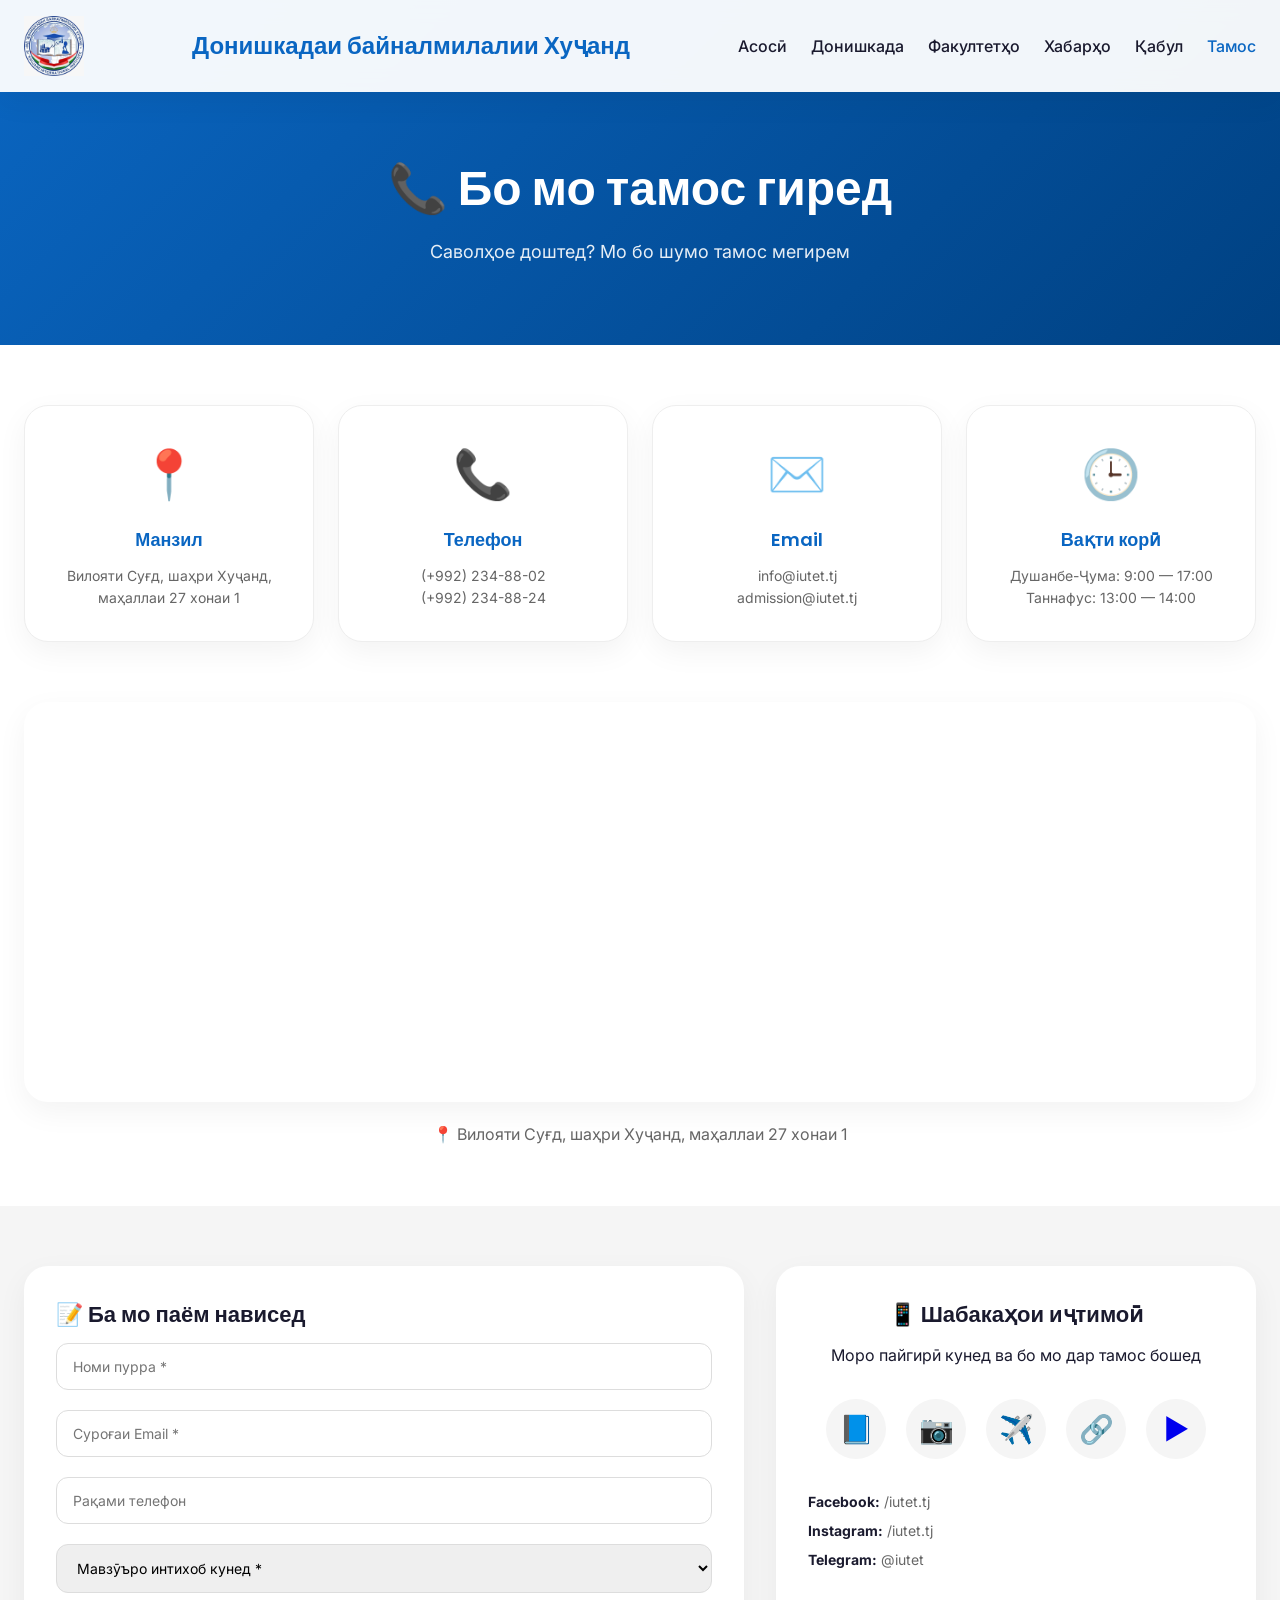
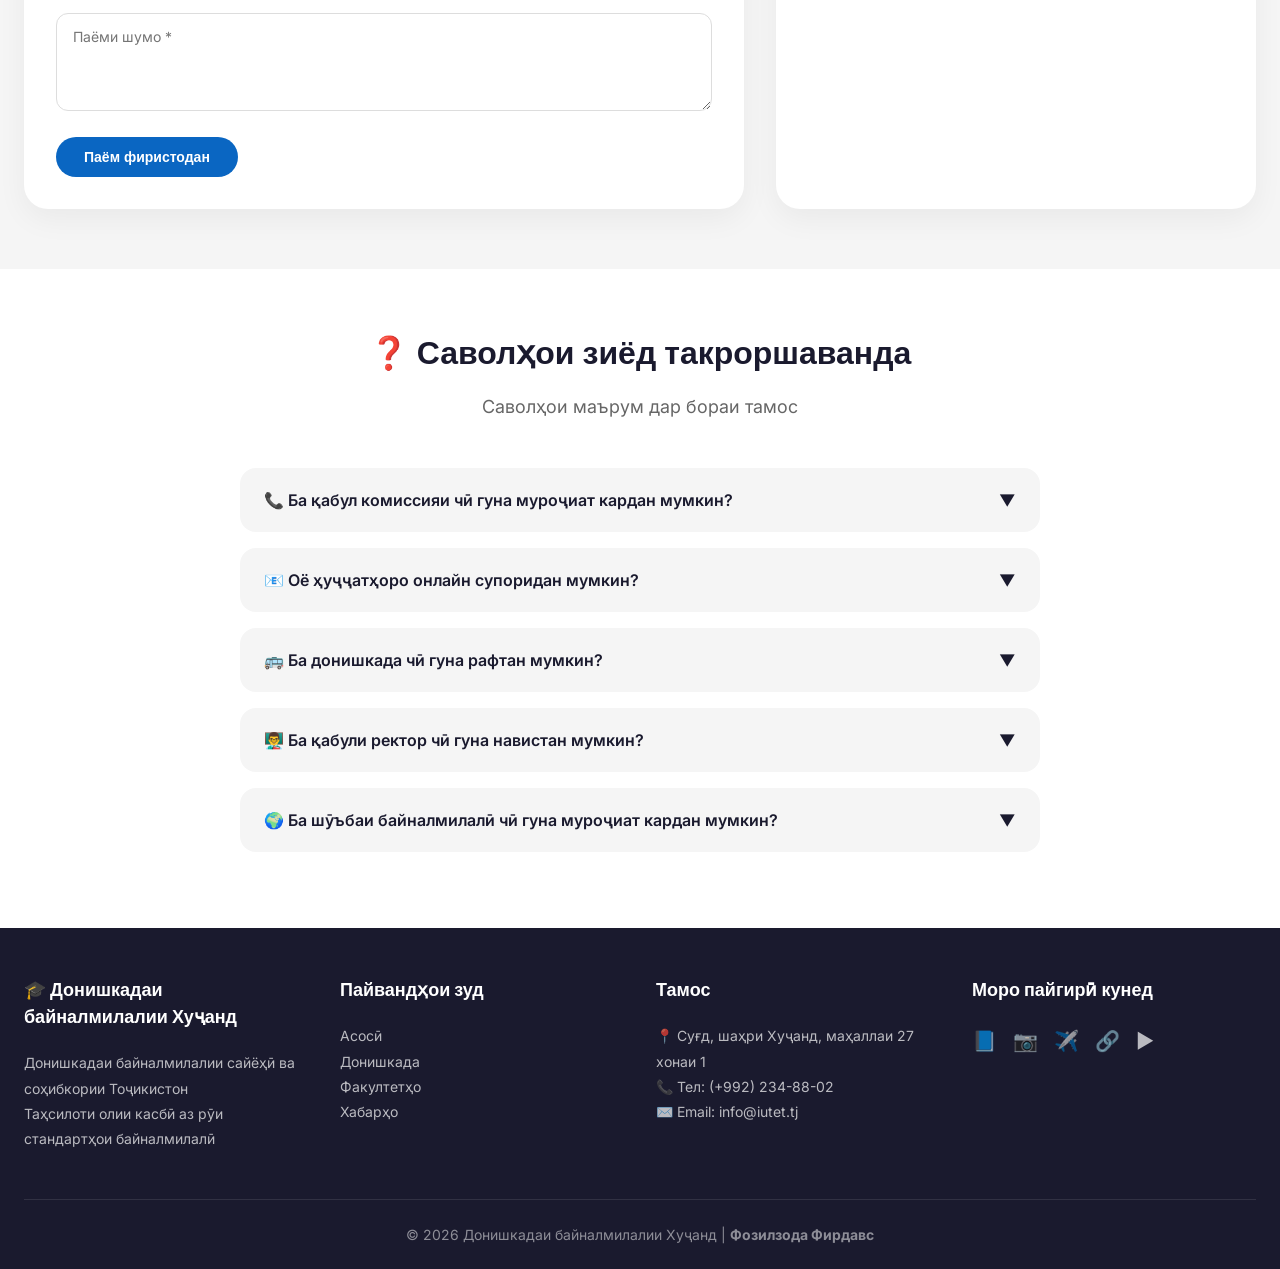
<file: contact.html>
<!DOCTYPE html>
<html lang="tg">

<head>
    <meta charset="UTF-8">
    <meta name="viewport" content="width=device-width, initial-scale=1.0, user-scalable=yes">
    <title>Тамос | Донишкадаи байналмилалии Хуҷанд</title>
    <link rel="preconnect" href="https://fonts.googleapis.com">
    <link rel="preconnect" href="https://fonts.gstatic.com" crossorigin>
    <link
        href="https://fonts.googleapis.com/css2?family=Inter:opsz,wght@14..32,300;14..32,400;14..32,500;14..32,600;14..32,700&family=Poppins:wght@400;500;600;700;800&display=swap"
        rel="stylesheet">
    <link rel="stylesheet" href="/style/contact.css">
</head>

<body>

    <header>
        <div class="container">
            <div class="navbar">
                <img src="/images/logo.jpg" alt="Логотип" width="60px" height="60px">
                <a href="#" class="logo">Донишкадаи байналмилалии Хуҷанд</a>
                <div class="menu-icon" id="menuIcon">☰</div>
                <ul class="nav-links">
                    <li><a href="index.html">Асосӣ</a></li>
                    <li><a href="about.html">Донишкада</a></li>
                    <li><a href="faculties.html">Факултетҳо</a></li>
                    <li><a href="news.html">Хабарҳо</a></li>
                    <li><a href="admissions.html">Қабул</a></li>
                    <li><a href="contact.html" class="active">Тамос</a></li>
                    <!-- <li class="lang-switcher-nav">
                        <div class="lang-btn-nav" id="langBtnNav">
                            🇹🇯 <span class="arrow">▼</span>
                        </div>
                        <ul class="lang-dropdown-nav" id="langDropdownNav">
                            <li><a href="index.html">🇹🇯 Тоҷикӣ</a></li>
                            <li><a href="index_ru.html">🇷🇺 Русский</a></li>
                        </ul>
                    </li> -->
                </ul>
            </div>
        </div>
    </header>

    <main>
        <section class="page-hero">
            <div class="container">
                <h1>📞 Бо мо тамос гиред</h1>
                <p>Саволҳое доштед? Мо бо шумо тамос мегирем</p>
            </div>
        </section>

        <section class="contact-cards">
            <div class="container">
                <div class="cards-grid">
                    <div class="contact-card">
                        <div class="contact-icon">📍</div>
                        <h3>Манзил</h3>
                        <p>Вилояти Суғд, шаҳри Хуҷанд, маҳаллаи 27 хонаи 1</p>
                    </div>
                    <div class="contact-card">
                        <div class="contact-icon">📞</div>
                        <h3>Телефон</h3>
                        <p>(+992) 234-88-02<br>(+992) 234-88-24</p>
                    </div>
                    <div class="contact-card">
                        <div class="contact-icon">✉️</div>
                        <h3>Email</h3>
                        <p>info@iutet.tj<br>admission@iutet.tj</p>
                    </div>
                    <div class="contact-card">
                        <div class="contact-icon">🕒</div>
                        <h3>Вақти корӣ</h3>
                        <p>Душанбе-Ҷума: 9:00 — 17:00<br>Таннафус: 13:00 — 14:00</p>
                    </div>
                </div>
            </div>
        </section>

        <section class="map-section">
            <div class="container">
                <div class="map-container">
                    <!-- <iframe src="https://www.google.com/maps/embed?pb=!1m18!1m12!1m3!1d3047.7993912382203!2d69.62678285217291!3d40.30855925122152!2m3!1f0!2f0!3f0!3m2!1i1024!2i768!4f13.1!3m3!1m2!1s0x38b1b3a1b984f6d7%3A0x5497cc99ee3cdf36![base64]!5e0!3m2!1sru!2s!4v1777526119836!5m2!1sru!2s" width="600" height="450" style="border:0;" allowfullscreen="" loading="lazy" referrerpolicy="no-referrer-when-downgrade"></iframe> -->
                </div>
                <div class="map-address">📍 Вилояти Суғд, шаҳри Хуҷанд, маҳаллаи 27 хонаи 1</div>
            </div>
        </section>

        <section class="contact-form-section">
            <div class="container">
                <div class="form-social-grid">
                    <div class="contact-form">
                        <h3>📝 Ба мо паём нависед</h3>
                        <div class="form-group"><input type="text" id="name" placeholder="Номи пурра *"></div>
                        <div class="form-group"><input type="email" id="email" placeholder="Суроғаи Email *"></div>
                        <div class="form-group"><input type="tel" id="phone" placeholder="Рақами телефон"></div>
                        <div class="form-group">
                            <select id="subject">
                                <option value="">Мавзӯъро интихоб кунед *</option>
                                <option>Саволҳои умумӣ</option>
                                <option>Дар бораи қабул</option>
                                <option>Ҳамкорӣ</option>
                                <option>Пешниҳод ва шикоят</option>
                                <option>Дигар</option>
                            </select>
                        </div>
                        <div class="form-group"><textarea rows="4" id="message" placeholder="Паёми шумо *"></textarea>
                        </div>
                        <button class="btn btn-primary" id="submitBtn">Паём фиристодан</button>
                    </div>
                    <div class="social-card">
                        <h3>📱 Шабакаҳои иҷтимоӣ</h3>
                        <p>Моро пайгирӣ кунед ва бо мо дар тамос бошед</p>
                        <div class="social-icons">
                            <a href="#" target="_blank" class="social-icon facebook">📘</a>
                            <a href="#" target="_blank" class="social-icon instagram">📷</a>
                            <a href="#" target="_blank" class="social-icon telegram">✈️</a>
                            <a href="#" target="_blank" class="social-icon linkedin">🔗</a>
                            <a href="#" target="_blank" class="social-icon youtube">▶️</a>
                        </div>
                        <div class="social-links-text">
                            <p><strong>Facebook:</strong> /iutet.tj</p>
                            <p><strong>Instagram:</strong> /iutet.tj</p>
                            <p><strong>Telegram:</strong> @iutet</p>
                        </div>
                    </div>
                </div>
            </div>
        </section>

        <section class="faq-section">
            <div class="container">
                <div class="section-title">
                    <h2>❓ Саволҳои зиёд такроршаванда</h2>
                    <p>Саволҳои маърум дар бораи тамос</p>
                </div>
                <div class="faq-grid">
                    <div class="faq-item">
                        <div class="faq-question">📞 Ба қабул комиссияи чӣ гуна муроҷиат кардан мумкин? <span>▼</span>
                        </div>
                        <div class="faq-answer">Қабул комиссияи дар ошёнаи 1 ҷойгир аст. Телефон: (+992) 234-88-02
                            (илова 101)</div>
                    </div>
                    <div class="faq-item">
                        <div class="faq-question">📧 Оё ҳуҷҷатҳоро онлайн супоридан мумкин? <span>▼</span></div>
                        <div class="faq-answer">Ҳа, тавассути суроғаи admission@iutet.tj фиристодан мумкин аст</div>
                    </div>
                    <div class="faq-item">
                        <div class="faq-question">🚌 Ба донишкада чӣ гуна рафтан мумкин? <span>▼</span></div>
                        <div class="faq-answer">Донишкада дар маркази шаҳр, дар назди истгоҳи "Борбад" ҷойгир аст.
                            Автобусҳои 1, 3, 7, 12</div>
                    </div>
                    <div class="faq-item">
                        <div class="faq-question">👨‍🏫 Ба қабули ректор чӣ гуна навистан мумкин? <span>▼</span></div>
                        <div class="faq-answer">Қабули ректор ҳар панҷшанбе 14:00-16:00. Бояд пешакӣ сабти ном кунед
                        </div>
                    </div>
                    <div class="faq-item">
                        <div class="faq-question">🌍 Ба шӯъбаи байналмилалӣ чӣ гуна муроҷиат кардан мумкин?
                            <span>▼</span></div>
                        <div class="faq-answer">Шӯъбаи байналмилалӣ: (+992) 234-88-02 (илова 205)</div>
                    </div>
                </div>
            </div>
        </section>
    </main>

    <footer>
        <div class="container">
            <div class="footer-grid">
                <div class="footer-col">
                    <h4>🎓 Донишкадаи байналмилалии Хуҷанд</h4>
                    <p>Донишкадаи байналмилалии сайёҳӣ ва соҳибкории Тоҷикистон</p>
                    <p>Таҳсилоти олии касбӣ аз рӯи стандартҳои байналмилалӣ</p>
                </div>
                <div class="footer-col">
                    <h4>Пайвандҳои зуд</h4>
                    <p><a href="index.html">Асосӣ</a></p>
                    <p><a href="about.html">Донишкада</a></p>
                    <p><a href="faculties.html">Факултетҳо</a></p>
                    <p><a href="news.html">Хабарҳо</a></p>
                </div>
                <div class="footer-col">
                    <h4>Тамос</h4>
                    <p>📍 Суғд, шаҳри Хуҷанд, маҳаллаи 27 хонаи 1</p>
                    <p>📞 Тел: (+992) 234-88-02</p>
                    <p>✉️ Email: info@iutet.tj</p>
                </div>
                <div class="footer-col">
                    <h4>Моро пайгирӣ кунед</h4>
                    <div class="social-links"><a href="#">📘</a><a href="#">📷</a><a href="#">✈️</a><a href="#">🔗</a><a
                            href="#">▶️</a></div>
                </div>
            </div>
            <div class="copyright">
                <p>© 2026 Донишкадаи байналмилалии Хуҷанд | <strong>Фозилзода Фирдавс</strong></p>
            </div>
        </div>
    </footer>

    <div id="modal" class="modal">
        <div class="modal-content">
            <h3>✅ Паёми шумо қабул карда шуд!</h3>
            <p>Ба зудӣ бо шумо тамос мегирем.</p>
            <button class="btn btn-primary" onclick="closeModal()">Пӯшидан</button>
        </div>
    </div>

    <script src="/js/main.js"></script>
</body>

</html>
</file>
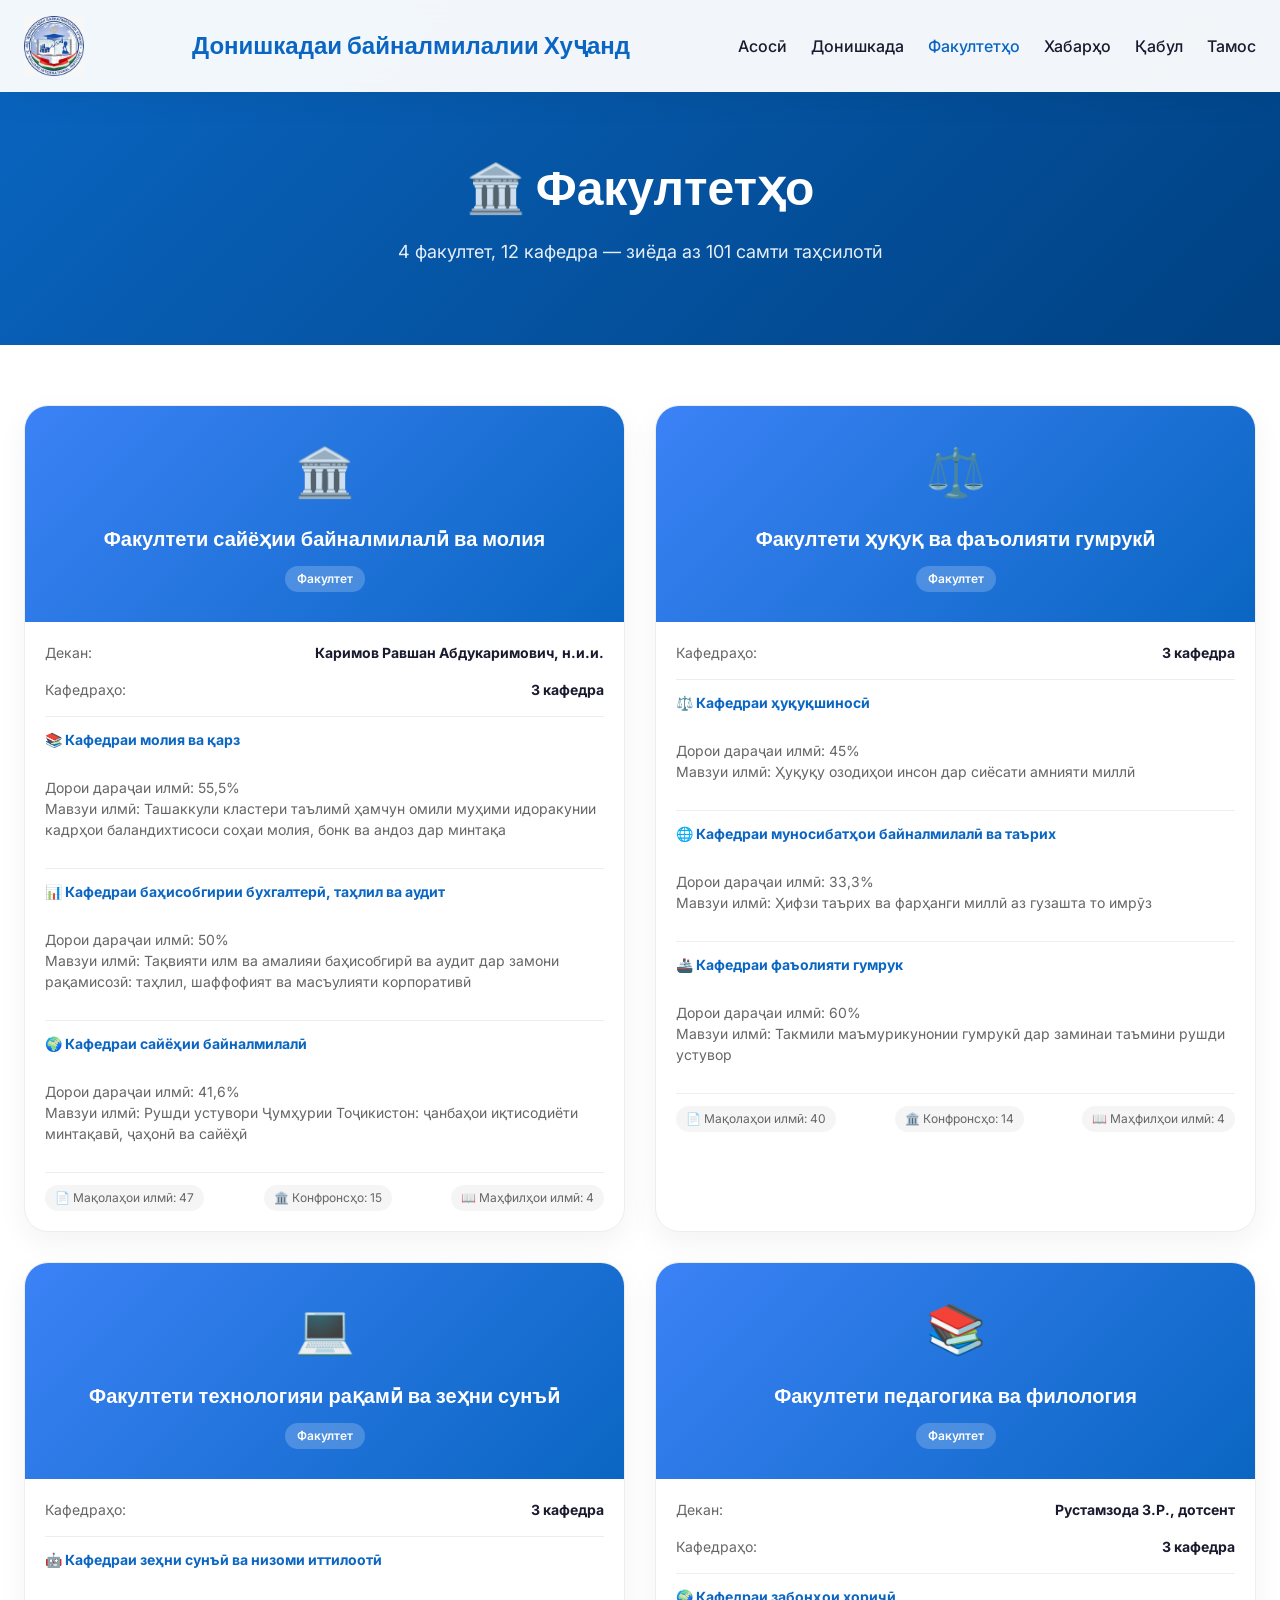
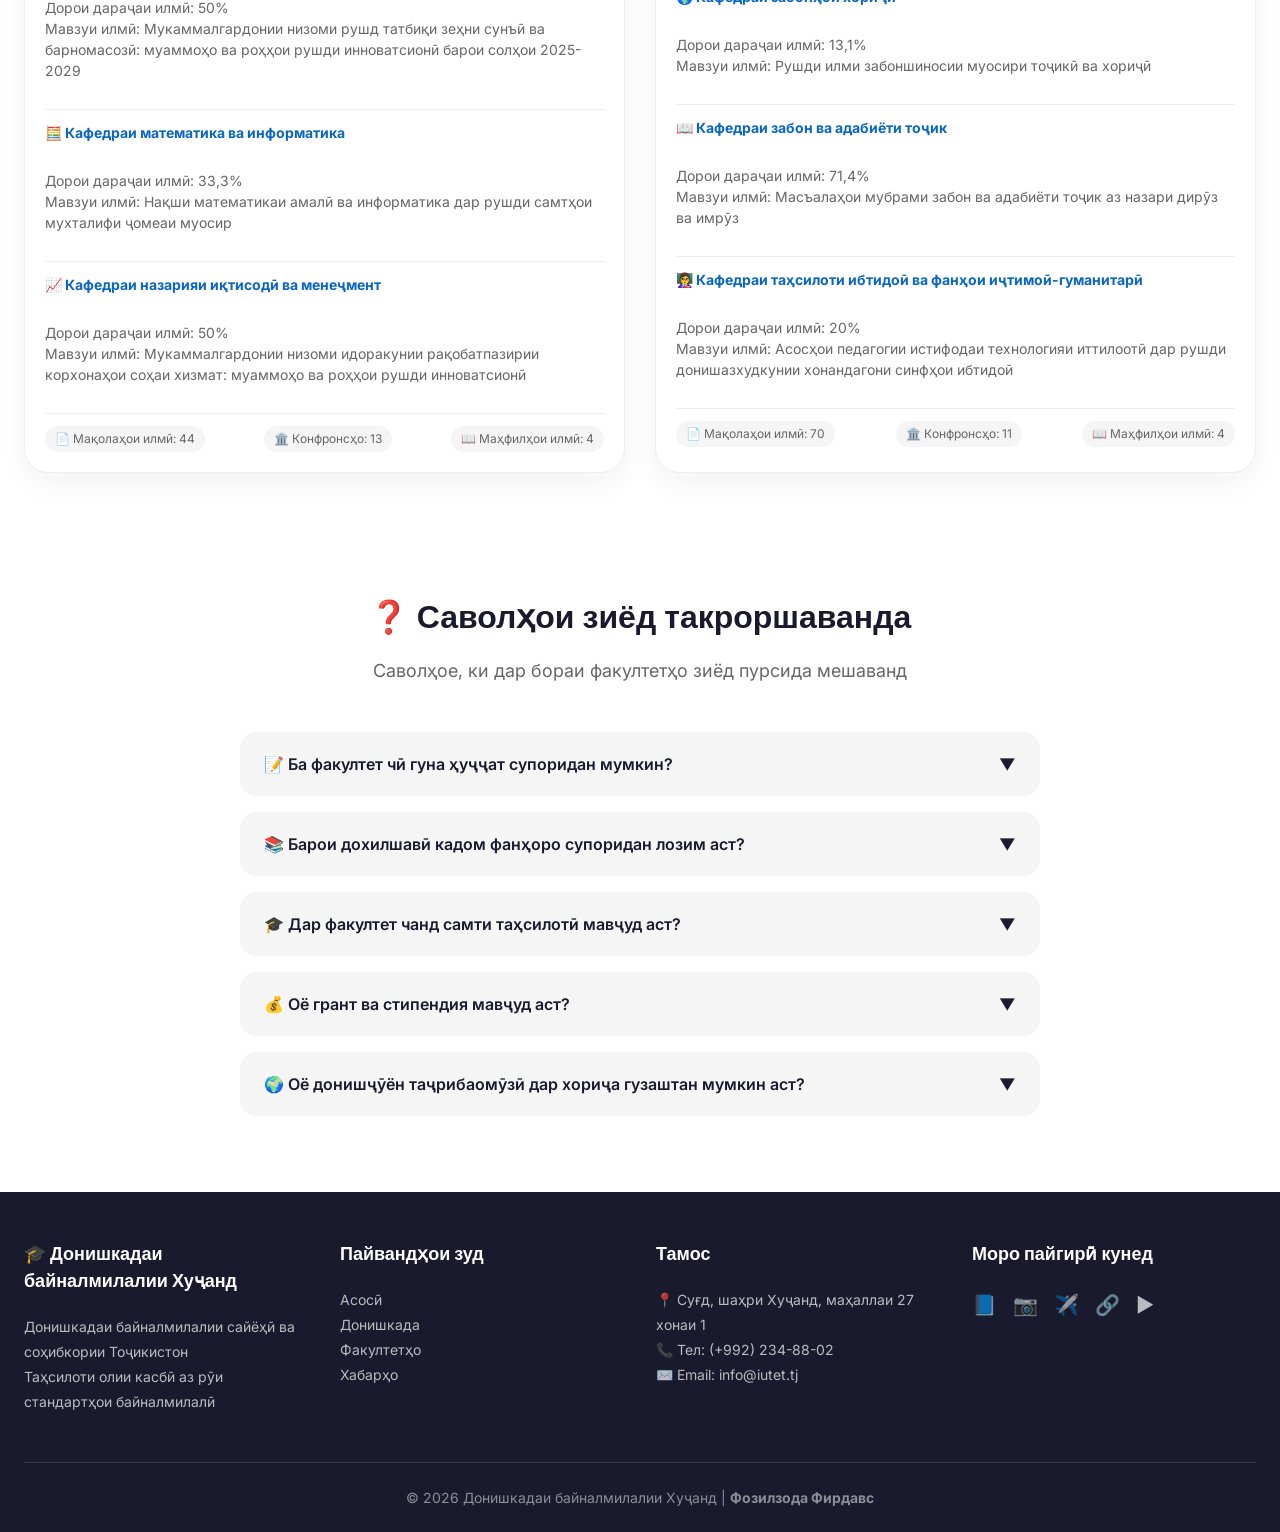
<file: faculties.html>
<!DOCTYPE html>
<html lang="tg">

<head>
    <meta charset="UTF-8">
    <meta name="viewport" content="width=device-width, initial-scale=1.0, user-scalable=yes">
    <title>Факултетҳо | Донишкадаи байналмилалии Хуҷанд</title>
    <link rel="preconnect" href="https://fonts.googleapis.com">
    <link rel="preconnect" href="https://fonts.gstatic.com" crossorigin>
    <link
        href="https://fonts.googleapis.com/css2?family=Inter:opsz,wght@14..32,300;14..32,400;14..32,500;14..32,600;14..32,700&family=Poppins:wght@400;500;600;700;800&display=swap"
        rel="stylesheet">
    <link rel="stylesheet" href="/style/faculties.css">
</head>

<body>

    <header>
        <div class="container">
            <div class="navbar">
                <img src="/images/logo.jpg" alt="Логотип" width="60px" height="60px">
                <a href="#" class="logo">Донишкадаи байналмилалии Хуҷанд</a>
                <div class="menu-icon" id="menuIcon">☰</div>
                <ul class="nav-links">
                    <li><a href="index.html">Асосӣ</a></li>
                    <li><a href="about.html">Донишкада</a></li>
                    <li><a href="faculties.html" class="active">Факултетҳо</a></li>
                    <li><a href="news.html">Хабарҳо</a></li>
                    <li><a href="admissions.html">Қабул</a></li>
                    <li><a href="contact.html">Тамос</a></li>
                    <!-- <li class="lang-switcher-nav">
                        <div class="lang-btn-nav" id="langBtnNav">
                            🇹🇯 <span class="arrow">▼</span>
                        </div>
                        <ul class="lang-dropdown-nav" id="langDropdownNav">
                            <li><a href="index.html">🇹🇯 Тоҷикӣ</a></li>
                            <li><a href="index_ru.html">🇷🇺 Русский</a></li>
                        </ul>
                    </li> -->
                </ul>
            </div>
        </div>
    </header>

    <main>
        <section class="page-hero">
            <div class="container">
                <h1>🏛️ Факултетҳо</h1>
                <p>4 факултет, 12 кафедра — зиёда аз 101 самти таҳсилотӣ</p>
            </div>
        </section>

        <section class="faculty-section">
            <div class="container">
                <div class="faculty-grid" id="facultyGrid">

                    <!-- 1. Факултети сайёҳии байналмилалӣ ва молия -->
                    <div class="faculty-card" data-faculty="tourism">
                        <div class="faculty-header">
                            <div class="faculty-icon">🏛️</div>
                            <h3>Факултети сайёҳии байналмилалӣ ва молия</h3>
                            <span class="faculty-badge badge-faculty">Факултет</span>
                        </div>
                        <div class="faculty-body">
                            <div class="faculty-info">
                                <span>Декан:</span>
                                <strong>Каримов Равшан Абдукаримович, н.и.и.</strong>
                            </div>
                            <div class="faculty-info">
                                <span>Кафедраҳо:</span>
                                <strong>3 кафедра</strong>
                            </div>
                            <div class="faculty-desc">
                                <strong>📚 Кафедраи молия ва қарз</strong><br>
                                Дорои дараҷаи илмӣ: 55,5%<br>
                                Мавзуи илмӣ: Ташаккули кластери таълимӣ ҳамчун омили муҳими идоракунии кадрҳои
                                баландихтисоси соҳаи молия, бонк ва андоз дар минтақа
                            </div>
                            <div class="faculty-desc">
                                <strong>📊 Кафедраи баҳисобгирии бухгалтерӣ, таҳлил ва аудит</strong><br>
                                Дорои дараҷаи илмӣ: 50%<br>
                                Мавзуи илмӣ: Тақвияти илм ва амалияи баҳисобгирӣ ва аудит дар замони рақамисозӣ: таҳлил,
                                шаффофият ва масъулияти корпоративӣ
                            </div>
                            <div class="faculty-desc">
                                <strong>🌍 Кафедраи сайёҳии байналмилалӣ</strong><br>
                                Дорои дараҷаи илмӣ: 41,6%<br>
                                Мавзуи илмӣ: Рушди устувори Ҷумҳурии Тоҷикистон: ҷанбаҳои иқтисодиёти минтақавӣ, ҷаҳонӣ
                                ва сайёҳӣ
                            </div>
                            <div class="faculty-stats">
                                <span>📄 Мақолаҳои илмӣ: 47</span>
                                <span>🏛️ Конфронсҳо: 15</span>
                                <span>📖 Маҳфилҳои илмӣ: 4</span>
                            </div>
                        </div>
                    </div>

                    <!-- 2. Факултети ҳуқуқ ва фаъолияти гумрукӣ -->
                    <div class="faculty-card" data-faculty="law">
                        <div class="faculty-header">
                            <div class="faculty-icon">⚖️</div>
                            <h3>Факултети ҳуқуқ ва фаъолияти гумрукӣ</h3>
                            <span class="faculty-badge badge-faculty">Факултет</span>
                        </div>
                        <div class="faculty-body">
                            <div class="faculty-info">
                                <span>Кафедраҳо:</span>
                                <strong>3 кафедра</strong>
                            </div>
                            <div class="faculty-desc">
                                <strong>⚖️ Кафедраи ҳуқуқшиносӣ</strong><br>
                                Дорои дараҷаи илмӣ: 45%<br>
                                Мавзуи илмӣ: Ҳуқуқу озодиҳои инсон дар сиёсати амнияти миллӣ
                            </div>
                            <div class="faculty-desc">
                                <strong>🌐 Кафедраи муносибатҳои байналмилалӣ ва таърих</strong><br>
                                Дорои дараҷаи илмӣ: 33,3%<br>
                                Мавзуи илмӣ: Ҳифзи таърих ва фарҳанги миллӣ аз гузашта то имрӯз
                            </div>
                            <div class="faculty-desc">
                                <strong>🚢 Кафедраи фаъолияти гумрук</strong><br>
                                Дорои дараҷаи илмӣ: 60%<br>
                                Мавзуи илмӣ: Такмили маъмурикунонии гумрукӣ дар заминаи таъмини рушди устувор
                            </div>
                            <div class="faculty-stats">
                                <span>📄 Мақолаҳои илмӣ: 40</span>
                                <span>🏛️ Конфронсҳо: 14</span>
                                <span>📖 Маҳфилҳои илмӣ: 4</span>
                            </div>
                        </div>
                    </div>

                    <!-- 3. Факултети технологияи рақамӣ ва зеҳни сунъӣ -->
                    <div class="faculty-card" data-faculty="digital">
                        <div class="faculty-header">
                            <div class="faculty-icon">💻</div>
                            <h3>Факултети технологияи рақамӣ ва зеҳни сунъӣ</h3>
                            <span class="faculty-badge badge-faculty">Факултет</span>
                        </div>
                        <div class="faculty-body">
                            <div class="faculty-info">
                                <span>Кафедраҳо:</span>
                                <strong>3 кафедра</strong>
                            </div>
                            <div class="faculty-desc">
                                <strong>🤖 Кафедраи зеҳни сунъӣ ва низоми иттилоотӣ</strong><br>
                                Дорои дараҷаи илмӣ: 50%<br>
                                Мавзуи илмӣ: Мукаммалгардонии низоми рушд татбиқи зеҳни сунъӣ ва барномасозӣ: муаммоҳо
                                ва роҳҳои рушди инноватсионӣ барои солҳои 2025-2029
                            </div>
                            <div class="faculty-desc">
                                <strong>🧮 Кафедраи математика ва информатика</strong><br>
                                Дорои дараҷаи илмӣ: 33,3%<br>
                                Мавзуи илмӣ: Нақши математикаи амалӣ ва информатика дар рушди самтҳои мухталифи ҷомеаи
                                муосир
                            </div>
                            <div class="faculty-desc">
                                <strong>📈 Кафедраи назарияи иқтисодӣ ва менеҷмент</strong><br>
                                Дорои дараҷаи илмӣ: 50%<br>
                                Мавзуи илмӣ: Мукаммалгардонии низоми идоракунии рақобатпазирии корхонаҳои соҳаи хизмат:
                                муаммоҳо ва роҳҳои рушди инноватсионӣ
                            </div>
                            <div class="faculty-stats">
                                <span>📄 Мақолаҳои илмӣ: 44</span>
                                <span>🏛️ Конфронсҳо: 13</span>
                                <span>📖 Маҳфилҳои илмӣ: 4</span>
                            </div>
                        </div>
                    </div>

                    <!-- 4. Факултети педагогика ва филология -->
                    <div class="faculty-card" data-faculty="pedagogy">
                        <div class="faculty-header">
                            <div class="faculty-icon">📚</div>
                            <h3>Факултети педагогика ва филология</h3>
                            <span class="faculty-badge badge-faculty">Факултет</span>
                        </div>
                        <div class="faculty-body">
                            <div class="faculty-info">
                                <span>Декан:</span>
                                <strong>Рустамзода З.Р., дотсент</strong>
                            </div>
                            <div class="faculty-info">
                                <span>Кафедраҳо:</span>
                                <strong>3 кафедра</strong>
                            </div>
                            <div class="faculty-desc">
                                <strong>🌍 Кафедраи забонҳои хориҷӣ</strong><br>
                                Дорои дараҷаи илмӣ: 13,1%<br>
                                Мавзуи илмӣ: Рушди илми забоншиносии муосири тоҷикӣ ва хориҷӣ
                            </div>
                            <div class="faculty-desc">
                                <strong>📖 Кафедраи забон ва адабиёти тоҷик</strong><br>
                                Дорои дараҷаи илмӣ: 71,4%<br>
                                Мавзуи илмӣ: Масъалаҳои мубрами забон ва адабиёти тоҷик аз назари дирӯз ва имрӯз
                            </div>
                            <div class="faculty-desc">
                                <strong>👩‍🏫 Кафедраи таҳсилоти ибтидоӣ ва фанҳои иҷтимоӣ-гуманитарӣ</strong><br>
                                Дорои дараҷаи илмӣ: 20%<br>
                                Мавзуи илмӣ: Асосҳои педагогии истифодаи технологияи иттилоотӣ дар рушди донишазхудкунии
                                хонандагони синфҳои ибтидоӣ
                            </div>
                            <div class="faculty-stats">
                                <span>📄 Мақолаҳои илмӣ: 70</span>
                                <span>🏛️ Конфронсҳо: 11</span>
                                <span>📖 Маҳфилҳои илмӣ: 4</span>
                            </div>
                        </div>
                    </div>

                </div>
            </div>
        </section>

        <section class="faq-section">
            <div class="container">
                <div class="section-title">
                    <h2>❓ Саволҳои зиёд такроршаванда</h2>
                    <p>Саволҳое, ки дар бораи факултетҳо зиёд пурсида мешаванд</p>
                </div>
                <div class="faq-grid">
                    <div class="faq-item">
                        <div class="faq-question">📝 Ба факултет чӣ гуна ҳуҷҷат супоридан мумкин? <span>▼</span></div>
                        <div class="faq-answer">Ба шӯъбаи қабули донишкада муроҷиат кунед: шаҳри Хуҷанд, маҳаллаи 27
                            хонаи 1. Ё ҳуҷҷатҳои электрониро ба адреси admission@iutet.tj фиристед. Қабули ҳуҷҷат аз 1
                            июн то 20 август.</div>
                    </div>
                    <div class="faq-item">
                        <div class="faq-question">📚 Барои дохилшавӣ кадом фанҳоро супоридан лозим аст? <span>▼</span>
                        </div>
                        <div class="faq-answer">Вобаста ба ихтисоси интихобшуда: забони тоҷикӣ, математика, таърих,
                            забони хориҷӣ. Имтиҳонҳо аз 5 июл то 25 август баргузор мешаванд.</div>
                    </div>
                    <div class="faq-item">
                        <div class="faq-question">🎓 Дар факултет чанд самти таҳсилотӣ мавҷуд аст? <span>▼</span></div>
                        <div class="faq-answer">Дар донишкада 101 самти таҳсилотӣ мавҷуд аст: 83 самти бакалаврӣ, 15
                            самти магистратура, 3 самти PhD.</div>
                    </div>
                    <div class="faq-item">
                        <div class="faq-question">💰 Оё грант ва стипендия мавҷуд аст? <span>▼</span></div>
                        <div class="faq-answer">Ҳа, гранти давлатӣ, стипендияи Президентӣ (1200 сомонӣ/моҳ), стипендияи
                            академикӣ (400-800 сомонӣ/моҳ) ва стипендияҳои байналмилалӣ (Erasmus+, Ислом Бонки Рушд)
                            мавҷуд аст.</div>
                    </div>
                    <div class="faq-item">
                        <div class="faq-question">🌍 Оё донишҷӯён таҷрибаомӯзӣ дар хориҷа гузаштан мумкин аст?
                            <span>▼</span>
                        </div>
                        <div class="faq-answer">Ҳа, донишкада зиёда аз 160 созишномаи ҳамкорӣ бо донишгоҳҳои хориҷӣ
                            дорад. Донишҷӯён тавассути барномаҳои табодули академикӣ метавонанд дар донишгоҳҳои Туркия,
                            Чин, Корея, Олмон ва дигар кишварҳо таҷрибаомӯзӣ кунанд.</div>
                    </div>
                </div>
            </div>
        </section>
    </main>

    <footer>
        <div class="container">
            <div class="footer-grid">
                <div class="footer-col">
                    <h4>🎓 Донишкадаи байналмилалии Хуҷанд</h4>
                    <p>Донишкадаи байналмилалии сайёҳӣ ва соҳибкории Тоҷикистон</p>
                    <p>Таҳсилоти олии касбӣ аз рӯи стандартҳои байналмилалӣ</p>
                </div>
                <div class="footer-col">
                    <h4>Пайвандҳои зуд</h4>
                    <p><a href="index.html">Асосӣ</a></p>
                    <p><a href="about.html">Донишкада</a></p>
                    <p><a href="faculties.html">Факултетҳо</a></p>
                    <p><a href="news.html">Хабарҳо</a></p>
                </div>
                <div class="footer-col">
                    <h4>Тамос</h4>
                    <p>📍 Суғд, шаҳри Хуҷанд, маҳаллаи 27 хонаи 1</p>
                    <p>📞 Тел: (+992) 234-88-02</p>
                    <p>✉️ Email: info@iutet.tj</p>
                </div>
                <div class="footer-col">
                    <h4>Моро пайгирӣ кунед</h4>
                    <div class="social-links"><a href="#">📘</a><a href="#">📷</a><a href="#">✈️</a><a href="#">🔗</a><a
                            href="#">▶️</a></div>
                </div>
            </div>
            <div class="copyright">
                <p>© 2026 Донишкадаи байналмилалии Хуҷанд | <strong>Фозилзода Фирдавс</strong></p>
            </div>
        </div>
    </footer>

    <script src="/js/main.js"></script>
</body>

</html>
</file>
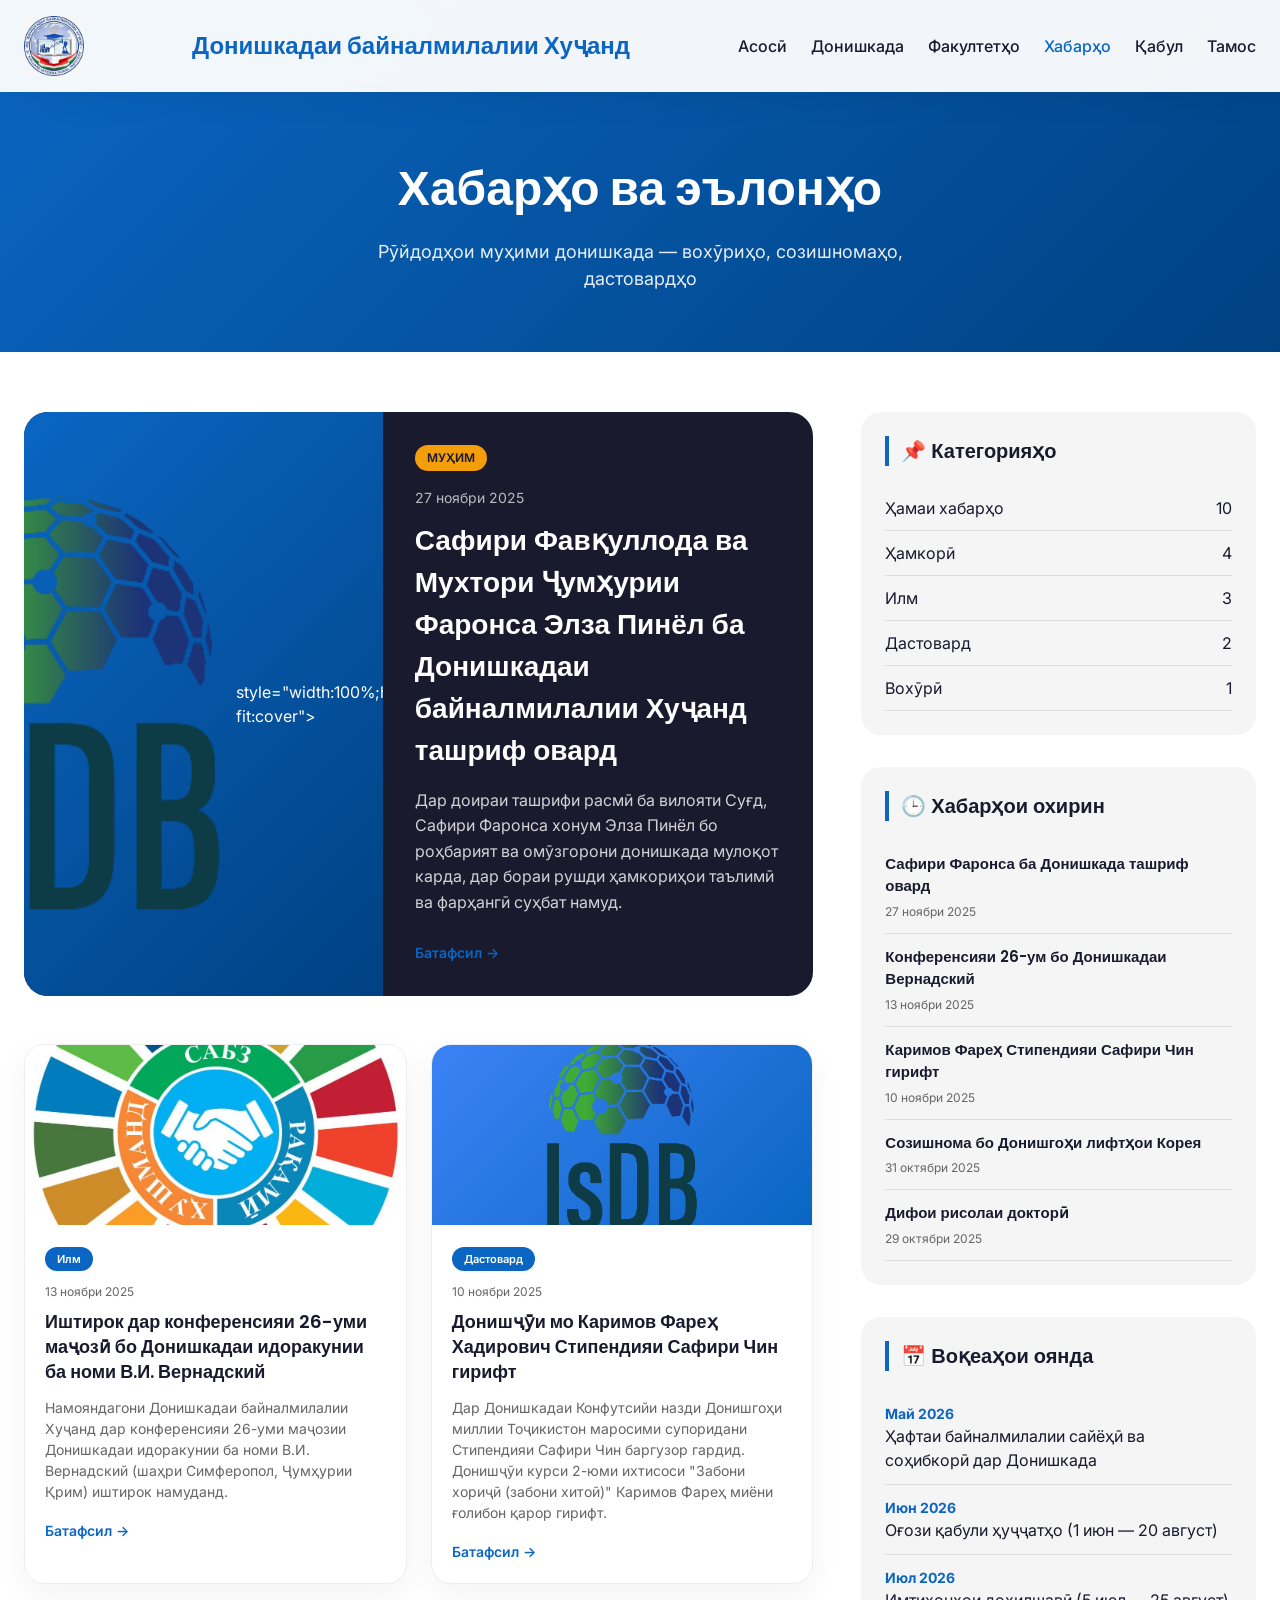
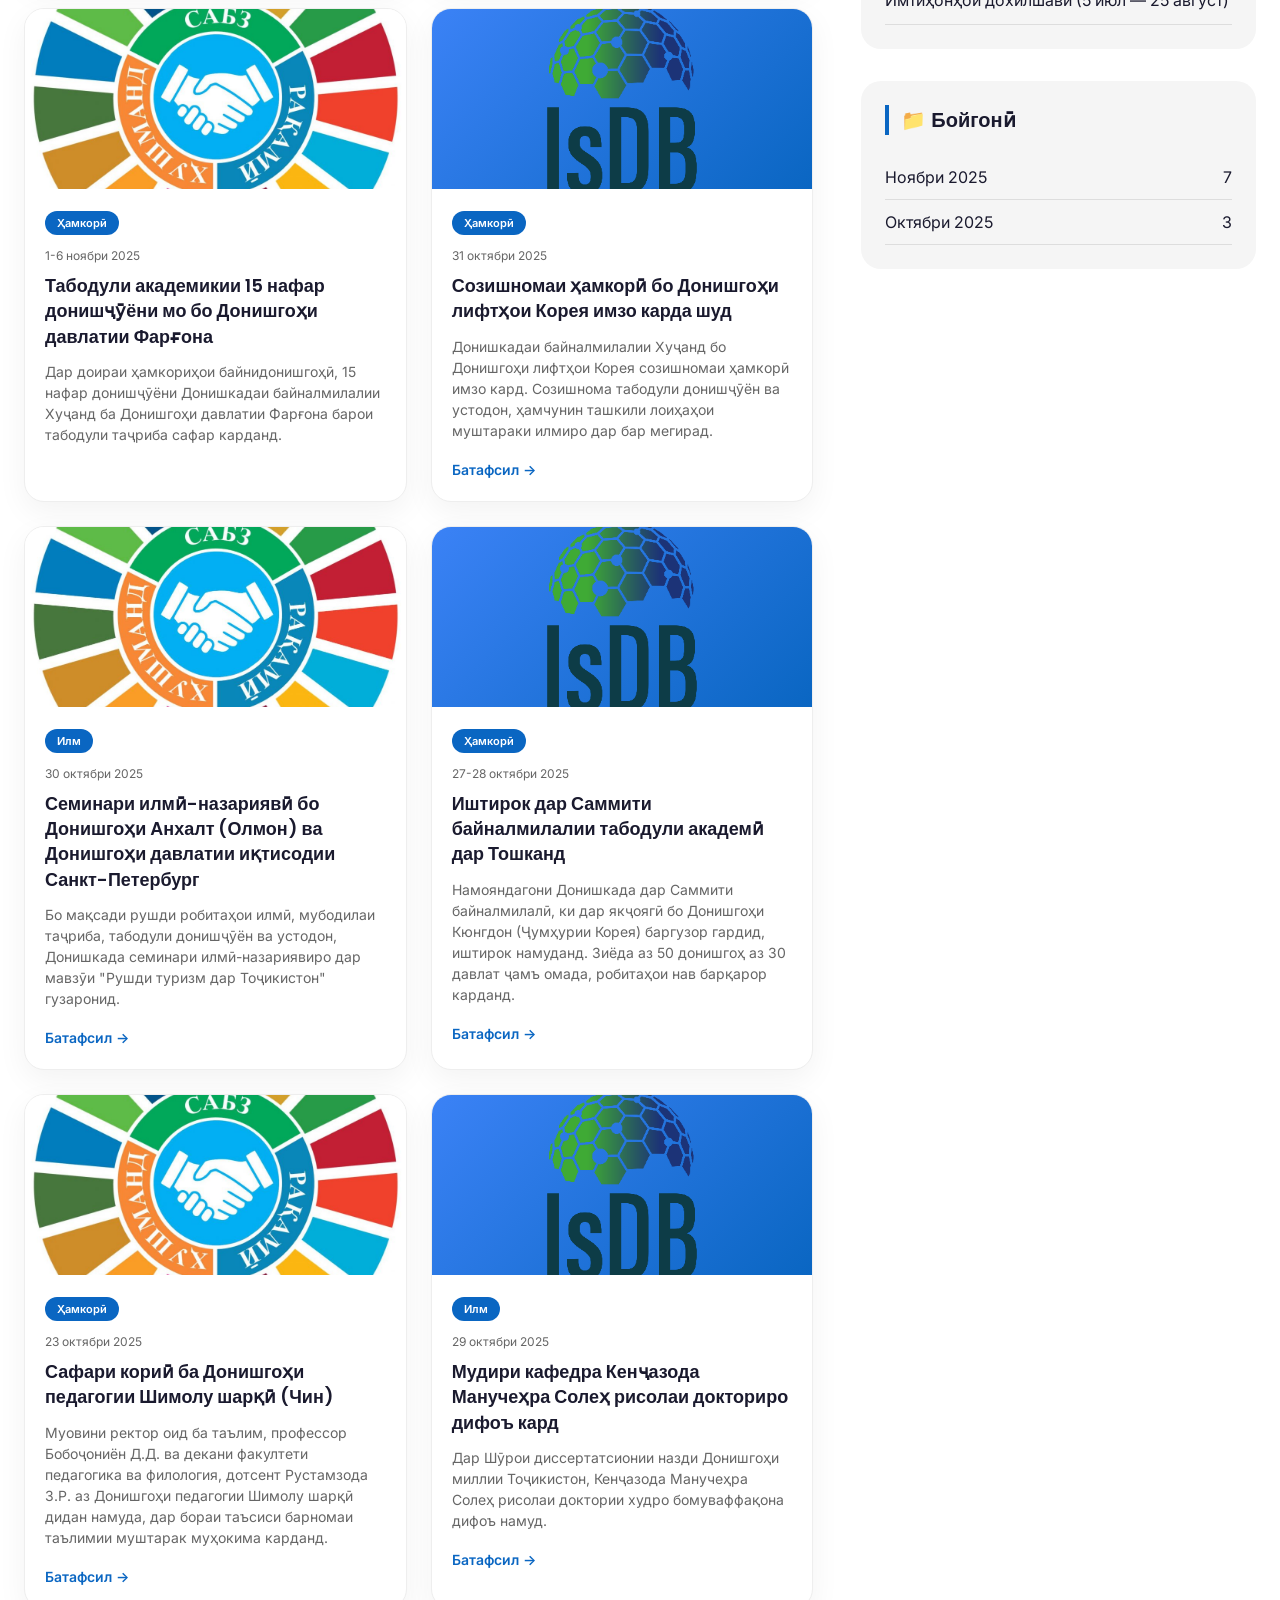
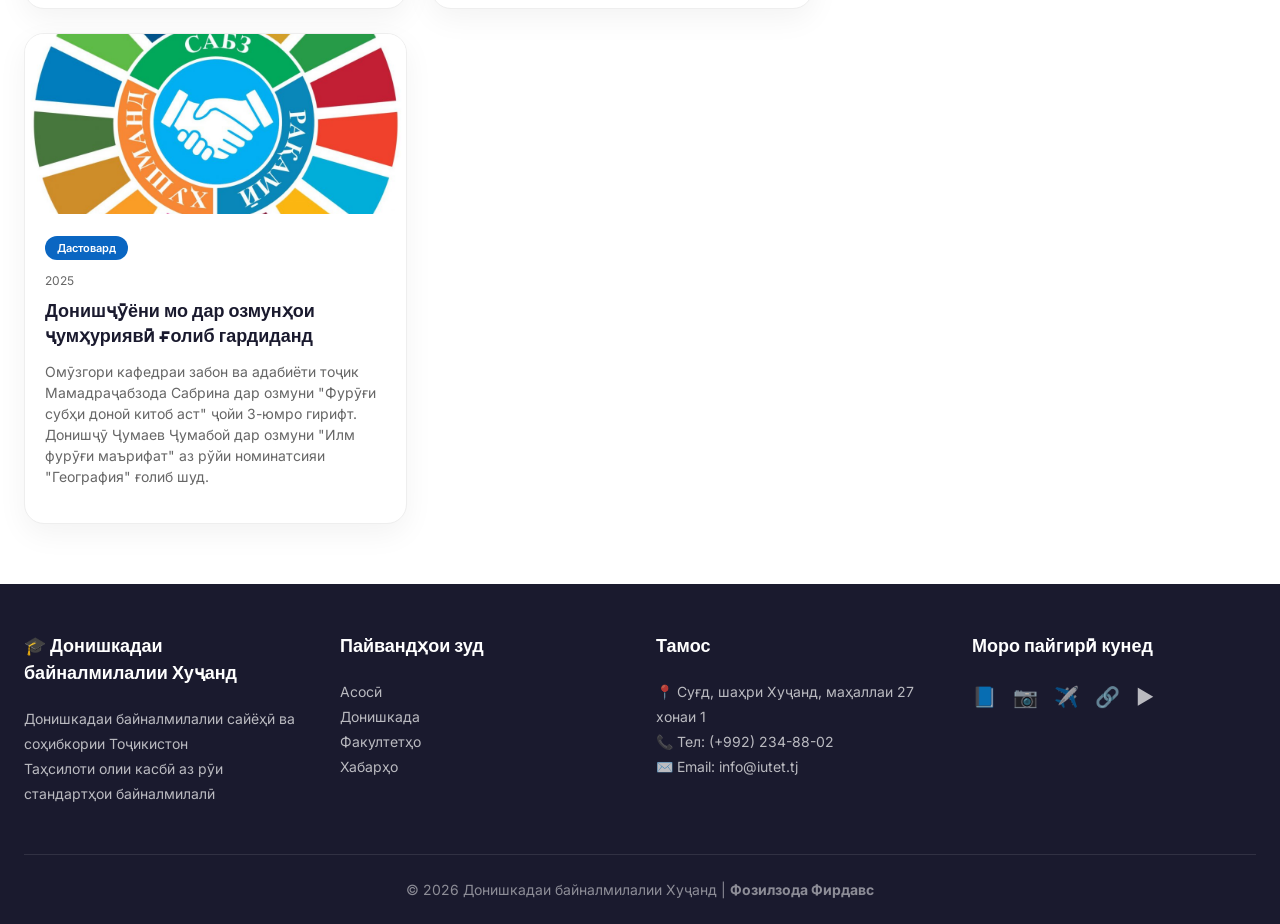
<file: news.html>
<!DOCTYPE html>
<html lang="tg">

<head>
    <meta charset="UTF-8">
    <meta name="viewport" content="width=device-width, initial-scale=1.0, user-scalable=yes">
    <title>Хабарҳо | Донишкадаи байналмилалии Хуҷанд</title>
    <link rel="preconnect" href="https://fonts.googleapis.com">
    <link rel="preconnect" href="https://fonts.gstatic.com" crossorigin>
    <link
        href="https://fonts.googleapis.com/css2?family=Inter:opsz,wght@14..32,300;14..32,400;14..32,500;14..32,600;14..32,700&family=Poppins:wght@400;500;600;700;800&display=swap"
        rel="stylesheet">
    <link rel="stylesheet" href="/style/news.css">
    <style>
        /* Modal ойна стили */
        .news-modal {
            display: none;
            position: fixed;
            top: 0;
            left: 0;
            width: 100%;
            height: 100%;
            background: rgba(0, 0, 0, 0.8);
            z-index: 2000;
            align-items: center;
            justify-content: center;
        }

        .news-modal-content {
            background: var(--white, #FFFFFF);
            border-radius: 24px;
            max-width: 700px;
            width: 90%;
            max-height: 85vh;
            overflow-y: auto;
            position: relative;
            animation: modalFadeIn 0.3s ease;
            box-shadow: 0 25px 50px rgba(0, 0, 0, 0.3);
        }

        @keyframes modalFadeIn {
            from {
                opacity: 0;
                transform: translateY(-30px);
            }

            to {
                opacity: 1;
                transform: translateY(0);
            }
        }

        .news-modal-header {
            padding: 24px 24px 16px;
            border-bottom: 1px solid #eee;
            display: flex;
            justify-content: space-between;
            align-items: center;
            background: var(--primary, #0A66C2);
            border-radius: 24px 24px 0 0;
        }

        .news-modal-header h3 {
            margin: 0;
            font-size: 22px;
            color: var(--white, #FFFFFF);
        }

        .news-modal-close {
            background: none;
            border: none;
            font-size: 28px;
            cursor: pointer;
            color: var(--white, #FFFFFF);
            transition: all 0.3s;
        }

        .news-modal-close:hover {
            transform: scale(1.1);
            color: #f0f0f0;
        }

        .news-modal-body {
            padding: 24px;
        }

        .news-modal-date {
            color: var(--primary, #0A66C2);
            font-size: 14px;
            font-weight: 600;
            margin-bottom: 16px;
            padding-bottom: 8px;
            border-bottom: 2px solid var(--primary, #0A66C2);
            display: inline-block;
        }

        .news-modal-text {
            line-height: 1.7;
            color: var(--gray, #666666);
            font-size: 15px;
        }

        .news-modal-text p {
            margin-bottom: 16px;
        }

        .news-modal-text ul,
        .news-modal-text ol {
            margin: 16px 0;
            padding-left: 20px;
        }

        .news-modal-text li {
            margin: 8px 0;
        }

        .news-modal-footer {
            margin-top: 24px;
            padding-top: 16px;
            border-top: 1px solid #eee;
            text-align: right;
        }

        @media (max-width: 768px) {
            .news-modal-header h3 {
                font-size: 18px;
            }

            .news-modal-body {
                padding: 16px;
            }
        }

        /* Тил алмаштириш менюси */
        .lang-switcher-nav {
            position: relative;
            list-style: none;
            margin-left: 15px;
        }

        .lang-btn-nav {
            display: flex;
            align-items: center;
            gap: 6px;
            cursor: pointer;
            padding: 8px 14px;
            border-radius: 30px;
            background: var(--gray-light, #F5F5F5);
            transition: all 0.3s;
            font-weight: 600;
            font-size: 14px;
            color: var(--dark, #1A1A2E);
        }

        .lang-btn-nav:hover {
            background: var(--primary, #0A66C2);
            color: var(--white, #FFFFFF);
        }

        .arrow {
            font-size: 10px;
        }

        .lang-dropdown-nav {
            position: absolute;
            top: 50px;
            right: 0;
            background: var(--white, #FFFFFF);
            border-radius: 16px;
            box-shadow: 0 20px 40px rgba(0, 0, 0, 0.1);
            min-width: 140px;
            display: none;
            flex-direction: column;
            list-style: none;
            padding: 8px 0;
            z-index: 1000;
            border: 1px solid #eee;
        }

        .lang-dropdown-nav a {
            display: flex;
            align-items: center;
            gap: 10px;
            padding: 10px 20px;
            text-decoration: none;
            color: var(--dark, #1A1A2E);
            font-size: 14px;
            font-weight: 500;
        }

        .lang-dropdown-nav a:hover {
            background: var(--gray-light, #F5F5F5);
            color: var(--primary, #0A66C2);
        }

        .lang-dropdown-nav.show {
            display: flex;
        }
    </style>
</head>

<body>

    <header>
        <div class="container">
            <div class="navbar">
                <img src="/images/logo.jpg" alt="Логотип" width="60px" height="60px">
                <a href="index.html" class="logo">Донишкадаи байналмилалии Хуҷанд</a>
                <div class="menu-icon" id="menuIcon">☰</div>
                <ul class="nav-links">
                    <li><a href="index.html">Асосӣ</a></li>
                    <li><a href="about.html">Донишкада</a></li>
                    <li><a href="faculties.html">Факултетҳо</a></li>
                    <li><a href="news.html" class="active">Хабарҳо</a></li>
                    <li><a href="admissions.html">Қабул</a></li>
                    <li><a href="contact.html">Тамос</a></li>
                    <!-- <li class="lang-switcher-nav">
                        <div class="lang-btn-nav" id="langBtnNav">
                            🇹🇯 <span class="arrow">▼</span>
                        </div>
                        <ul class="lang-dropdown-nav" id="langDropdownNav">
                            <li><a href="news.html">🇹🇯 Тоҷикӣ</a></li>
                            <li><a href="news_ru.html">🇷🇺 Русский</a></li>
                        </ul>
                    </li> -->
                </ul>
            </div>
        </div>
    </header>

    <main>
        <section class="page-hero">
            <div class="container">
                <h1>Хабарҳо ва эълонҳо</h1>
                <p>Рӯйдодҳои муҳими донишкада — вохӯриҳо, созишномаҳо, дастовардҳо</p>
            </div>
        </section>

        <section class="news-main-layout">
            <div class="container">
                <div class="two-columns">
                    <div class="news-content">

                        <!-- FEATURED NEWS - 1. Сафири Фаронса -->
                        <div class="featured-news">
                            <div class="featured-image">
                                <img src="/images/news_rasm1.png" alt="Сафири Фаронса дар Донишкада">
                                style="width:100%;height:100%;object-fit:cover">
                            </div>
                            <div class="featured-content">
                                <span class="featured-badge">МУҲИМ</span>
                                <div class="featured-date">27 ноябри 2025</div>
                                <h2>Сафири Фавқуллода ва Мухтори Ҷумҳурии Фаронса Элза Пинёл ба Донишкадаи байналмилалии
                                    Хуҷанд ташриф овард</h2>
                                <p>Дар доираи ташрифи расмӣ ба вилояти Суғд, Сафири Фаронса хонум Элза Пинёл бо
                                    роҳбарият ва омӯзгорони донишкада мулоқот карда, дар бораи рушди ҳамкориҳои таълимӣ
                                    ва фарҳангӣ суҳбат намуд.</p>
                                <a href="#" class="read-more" data-news-id="news1">Батафсил →</a>
                            </div>
                        </div>

                        <div class="news-grid">
                            <!-- 2. Конференсияи 26-ум -->
                            <div class="news-card">
                                <div class="news-image">
                                    <img src="/images/news_rasm.jpg" alt="Конференсияи маҷозӣ">
                                </div>
                                <div class="news-card-content">
                                    <span class="news-category">Илм</span>
                                    <div class="news-date">13 ноябри 2025</div>
                                    <h3>Иштирок дар конференсияи 26-уми маҷозӣ бо Донишкадаи идоракунии ба номи В.И.
                                        Вернадский</h3>
                                    <p>Намояндагони Донишкадаи байналмилалии Хуҷанд дар конференсияи 26-уми маҷозии
                                        Донишкадаи идоракунии ба номи В.И. Вернадский (шаҳри Симферопол, Ҷумҳурии Қрим)
                                        иштирок намуданд.</p>
                                    <a href="#" class="read-more" data-news-id="news2">Батафсил →</a>
                                </div>
                            </div>

                            <!-- 3. Стипендияи Сафири Чин -->
                            <div class="news-card">
                                <div class="news-image">
                                    <img src="/images/news_rasm1.png" alt="Стипендияи Сафири Чин">
                                </div>
                                <div class="news-card-content">
                                    <span class="news-category">Дастовард</span>
                                    <div class="news-date">10 ноябри 2025</div>
                                    <h3>Донишҷӯи мо Каримов Фареҳ Хадирович Стипендияи Сафири Чин гирифт</h3>
                                    <p>Дар Донишкадаи Конфутсийи назди Донишгоҳи миллии Тоҷикистон маросими супоридани
                                        Стипендияи Сафири Чин баргузор гардид. Донишҷӯи курси 2-юми ихтисоси "Забони
                                        хориҷӣ (забони хитоӣ)" Каримов Фареҳ миёни ғолибон қарор гирифт.</p>
                                    <a href="#" class="read-more" data-news-id="news3">Батафсил →</a>
                                </div>
                            </div>

                            <!-- 4. Табодули академикӣ ба Фарғона (БЕЗ ТУГМА) -->
                            <div class="news-card">
                                <div class="news-image">
                                    <img src="/images/news_rasm.jpg" alt="Табодули академикӣ">
                                </div>
                                <div class="news-card-content">
                                    <span class="news-category">Ҳамкорӣ</span>
                                    <div class="news-date">1-6 ноябри 2025</div>
                                    <h3>Табодули академикии 15 нафар донишҷӯёни мо бо Донишгоҳи давлатии Фарғона</h3>
                                    <p>Дар доираи ҳамкориҳои байнидонишгоҳӣ, 15 нафар донишҷӯёни Донишкадаи
                                        байналмилалии Хуҷанд ба Донишгоҳи давлатии Фарғона барои табодули таҷриба сафар
                                        карданд.</p>
                                </div>
                            </div>

                            <!-- 5. Созишнома бо Корея -->
                            <div class="news-card">
                                <div class="news-image">
                                    <img src="/images/news_rasm1.png" alt="Созишнома бо Корея">
                                </div>
                                <div class="news-card-content">
                                    <span class="news-category">Ҳамкорӣ</span>
                                    <div class="news-date">31 октябри 2025</div>
                                    <h3>Созишномаи ҳамкорӣ бо Донишгоҳи лифтҳои Корея имзо карда шуд</h3>
                                    <p>Донишкадаи байналмилалии Хуҷанд бо Донишгоҳи лифтҳои Корея созишномаи ҳамкорӣ
                                        имзо кард. Созишнома табодули донишҷӯён ва устодон, ҳамчунин ташкили лоиҳаҳои
                                        муштараки илмиро дар бар мегирад.</p>
                                    <a href="#" class="read-more" data-news-id="news5">Батафсил →</a>
                                </div>
                            </div>

                            <!-- 6. Семинар бо Олмон ва Русия -->
                            <div class="news-card">
                                <div class="news-image">
                                    <img src="/images/news_rasm.jpg" alt="Семинар байналмилалӣ">
                                </div>
                                <div class="news-card-content">
                                    <span class="news-category">Илм</span>
                                    <div class="news-date">30 октябри 2025</div>
                                    <h3>Семинари илмӣ-назариявӣ бо Донишгоҳи Анхалт (Олмон) ва Донишгоҳи давлатии
                                        иқтисодии Санкт-Петербург</h3>
                                    <p>Бо мақсади рушди робитаҳои илмӣ, мубодилаи таҷриба, табодули донишҷӯён ва
                                        устодон, Донишкада семинари илмӣ-назариявиро дар мавзӯи "Рушди туризм дар
                                        Тоҷикистон" гузаронид.</p>
                                    <a href="#" class="read-more" data-news-id="news6">Батафсил →</a>
                                </div>
                            </div>

                            <!-- 7. Саммит дар Тошканд -->
                            <div class="news-card">
                                <div class="news-image">
                                    <img src="/images/news_rasm1.png" alt="Саммит дар Тошканд">
                                </div>
                                <div class="news-card-content">
                                    <span class="news-category">Ҳамкорӣ</span>
                                    <div class="news-date">27-28 октябри 2025</div>
                                    <h3>Иштирок дар Саммити байналмилалии табодули академӣ дар Тошканд</h3>
                                    <p>Намояндагони Донишкада дар Саммити байналмилалӣ, ки дар якҷоягӣ бо Донишгоҳи
                                        Кюнгдон (Ҷумҳурии Корея) баргузор гардид, иштирок намуданд. Зиёда аз 50 донишгоҳ
                                        аз 30 давлат ҷамъ омада, робитаҳои нав барқарор карданд.</p>
                                    <a href="#" class="read-more" data-news-id="news7">Батафсил →</a>
                                </div>
                            </div>

                            <!-- 8. Сафари корӣ ба Чин -->
                            <div class="news-card">
                                <div class="news-image">
                                    <img src="/images/news_rasm.jpg" alt="Сафари корӣ ба Чин">
                                </div>
                                <div class="news-card-content">
                                    <span class="news-category">Ҳамкорӣ</span>
                                    <div class="news-date">23 октябри 2025</div>
                                    <h3>Сафари кориӣ ба Донишгоҳи педагогии Шимолу шарқӣ (Чин)</h3>
                                    <p>Муовини ректор оид ба таълим, профессор Бобоҷониён Д.Д. ва декани факултети
                                        педагогика ва филология, дотсент Рустамзода З.Р. аз Донишгоҳи педагогии Шимолу
                                        шарқӣ дидан намуда, дар бораи таъсиси барномаи таълимии муштарак муҳокима
                                        карданд.</p>
                                    <a href="#" class="read-more" data-news-id="news8">Батафсил →</a>
                                </div>
                            </div>

                            <!-- 9. Дифои рисолаи докторӣ -->
                            <div class="news-card">
                                <div class="news-image">
                                    <img src="/images/news_rasm1.png" alt="Дифои рисола">
                                </div>
                                <div class="news-card-content">
                                    <span class="news-category">Илм</span>
                                    <div class="news-date">29 октябри 2025</div>
                                    <h3>Мудири кафедра Кенҷазода Манучеҳра Солеҳ рисолаи докториро дифоъ кард</h3>
                                    <p>Дар Шӯрои диссертатсионии назди Донишгоҳи миллии Тоҷикистон, Кенҷазода Манучеҳра
                                        Солеҳ рисолаи доктории худро бомуваффақона дифоъ намуд.</p>
                                    <a href="#" class="read-more" data-news-id="news9">Батафсил →</a>
                                </div>
                            </div>

                            <!-- 10. Ғолибони озмунҳо (БЕЗ ТУГМА) -->
                            <div class="news-card">
                                <div class="news-image">
                                    <img src="/images/news_rasm.jpg" alt="Ғолибони озмун">
                                </div>
                                <div class="news-card-content">
                                    <span class="news-category">Дастовард</span>
                                    <div class="news-date">2025</div>
                                    <h3>Донишҷӯёни мо дар озмунҳои ҷумҳуриявӣ ғолиб гардиданд</h3>
                                    <p>Омӯзгори кафедраи забон ва адабиёти тоҷик Мамадраҷабзода Сабрина дар озмуни
                                        "Фурӯғи субҳи доноӣ китоб аст" ҷойи 3-юмро гирифт. Донишҷӯ Ҷумаев Ҷумабой дар
                                        озмуни "Илм фурӯғи маърифат" аз рўйи номинатсияи "География" ғолиб шуд.</p>
                                </div>
                            </div>
                        </div>
                    </div>

                    <div class="sidebar">
                        <div class="sidebar-widget">
                            <h3>📌 Категорияҳо</h3>
                            <ul class="category-list">
                                <li data-cat="all"><span>Ҳамаи хабарҳо</span> <span>10</span></li>
                                <li data-cat="partnership"><span>Ҳамкорӣ</span> <span>4</span></li>
                                <li data-cat="science"><span>Илм</span> <span>3</span></li>
                                <li data-cat="achievement"><span>Дастовард</span> <span>2</span></li>
                                <li data-cat="meeting"><span>Вохӯрӣ</span> <span>1</span></li>
                            </ul>
                        </div>

                        <div class="sidebar-widget">
                            <h3>🕒 Хабарҳои охирин</h3>
                            <ul class="recent-list">
                                <li>
                                    <h4>Сафири Фаронса ба Донишкада ташриф овард</h4>
                                    <p>27 ноябри 2025</p>
                                </li>
                                <li>
                                    <h4>Конференсияи 26-ум бо Донишкадаи Вернадский</h4>
                                    <p>13 ноябри 2025</p>
                                </li>
                                <li>
                                    <h4>Каримов Фареҳ Стипендияи Сафири Чин гирифт</h4>
                                    <p>10 ноябри 2025</p>
                                </li>
                                <li>
                                    <h4>Созишнома бо Донишгоҳи лифтҳои Корея</h4>
                                    <p>31 октябри 2025</p>
                                </li>
                                <li>
                                    <h4>Дифои рисолаи докторӣ</h4>
                                    <p>29 октябри 2025</p>
                                </li>
                            </ul>
                        </div>

                        <div class="sidebar-widget">
                            <h3>📅 Воқеаҳои оянда</h3>
                            <div class="event-item">
                                <div class="event-date">Май 2026</div>
                                <p>Ҳафтаи байналмилалии сайёҳӣ ва соҳибкорӣ дар Донишкада</p>
                            </div>
                            <div class="event-item">
                                <div class="event-date">Июн 2026</div>
                                <p>Оғози қабули ҳуҷҷатҳо (1 июн — 20 август)</p>
                            </div>
                            <div class="event-item">
                                <div class="event-date">Июл 2026</div>
                                <p>Имтиҳонҳои дохилшавӣ (5 июл — 25 август)</p>
                            </div>
                        </div>

                        <div class="sidebar-widget">
                            <h3>📁 Бойгонӣ</h3>
                            <ul class="archive-list">
                                <li>Ноябри 2025 <span>7</span></li>
                                <li>Октябри 2025 <span>3</span></li>
                            </ul>
                        </div>
                    </div>
                </div>
            </div>
        </section>
    </main>

    <footer>
        <div class="container">
            <div class="footer-grid">
                <div class="footer-col">
                    <h4>🎓 Донишкадаи байналмилалии Хуҷанд</h4>
                    <p>Донишкадаи байналмилалии сайёҳӣ ва соҳибкории Тоҷикистон</p>
                    <p>Таҳсилоти олии касбӣ аз рӯи стандартҳои байналмилалӣ</p>
                </div>
                <div class="footer-col">
                    <h4>Пайвандҳои зуд</h4>
                    <p><a href="index.html">Асосӣ</a></p>
                    <p><a href="about.html">Донишкада</a></p>
                    <p><a href="faculties.html">Факултетҳо</a></p>
                    <p><a href="news.html">Хабарҳо</a></p>
                </div>
                <div class="footer-col">
                    <h4>Тамос</h4>
                    <p>📍 Суғд, шаҳри Хуҷанд, маҳаллаи 27 хонаи 1</p>
                    <p>📞 Тел: (+992) 234-88-02</p>
                    <p>✉️ Email: info@iutet.tj</p>
                </div>
                <div class="footer-col">
                    <h4>Моро пайгирӣ кунед</h4>
                    <div class="social-links"><a href="#">📘</a><a href="#">📷</a><a href="#">✈️</a><a href="#">🔗</a><a
                            href="#">▶️</a></div>
                </div>
            </div>
            <div class="copyright">
                <p>© 2026 Донишкадаи байналмилалии Хуҷанд | <strong>Фозилзода Фирдавс</strong></p>
            </div>
        </div>
    </footer>

    <!-- МОДАЛ ОЙНА -->
    <div id="newsModal" class="news-modal">
        <div class="news-modal-content">
            <div class="news-modal-header">
                <h3 id="newsModalTitle">Номи хабар</h3>
                <button class="news-modal-close" onclick="closeNewsModal()">✕</button>
            </div>
            <div class="news-modal-body">
                <div class="news-modal-date" id="newsModalDate"></div>
                <div class="news-modal-text" id="newsModalText"></div>
                <div class="news-modal-footer">
                    <button class="btn btn-primary" onclick="closeNewsModal()">Пӯшидан</button>
                </div>
            </div>
        </div>
    </div>

    <script>
        // ============ ХАБАРЛАР МАЪЛУМОТЛАРИ ============
        const newsData = {
            news1: {
                date: "27 ноябри 2025",
                title: "Сафири Фавқуллода ва Мухтори Ҷумҳурии Фаронса Элза Пинёл ба Донишкадаи байналмилалии Хуҷанд ташриф овард",
                fullText: `<p>Дар доираи ташрифи расмӣ ба вилояти Суғд, Сафири Фаронса хонум Элза Пинёл бо роҳбарият ва омӯзгорони донишкада мулоқот карда, дар бораи рушди ҳамкориҳои таълимӣ ва фарҳангӣ суҳбат намуд.</p><p>Ҷонибҳо дар бораи ташкили курсҳои забони фаронсавӣ ва барномаҳои мубодилаи донишҷӯён созишнома баст.</p><p><strong>🤝 Дар доираи ҳамкорӣ:</strong></p><ul><li>Ташкили курсҳои забони фаронсавӣ</li><li>Барномаҳои мубодилаи донишҷӯён</li><li>Тадқиқоти муштараки илмӣ</li><li>Стажировкаи омӯзгорон дар Фаронса</li></ul>`
            },
            news2: {
                date: "13 ноябри 2025",
                title: "Иштирок дар конференсияи 26-уми маҷозӣ бо Донишкадаи идоракунии ба номи В.И. Вернадский",
                fullText: `<p>Намояндагони Донишкадаи байналмилалии Хуҷанд дар конференсияи 26-уми маҷозии Донишкадаи идоракунии ба номи В.И. Вернадский (шаҳри Симферопол, Ҷумҳурии Қрим) иштирок намуданд.</p><p><strong>Мавзӯъҳои асосии конференсия:</strong></p><ul><li>Ҳамкориҳои илмӣ байни давлатҳо</li><li>Табодули таҷриба дар соҳаи идоракунӣ</li><li>Технологияҳои нави таълимӣ</li></ul><p>Донишкадаи мо дар конференсия бо маърӯзаҳои илмӣ иштирок намуд.</p>`
            },
            news3: {
                date: "10 ноябри 2025",
                title: "Донишҷӯи мо Каримов Фареҳ Хадирович Стипендияи Сафири Чин гирифт",
                fullText: `<p>Дар Донишкадаи Конфутсийи назди Донишгоҳи миллии Тоҷикистон маросими супоридани Стипендияи Сафири Чин баргузор гардид.</p><p><strong>🏆 Ғолиб:</strong> Каримов Фареҳ Хадирович – донишҷӯи курси 2-юми ихтисоси "Забони хориҷӣ (забони хитоӣ)"-и факултети педагогика ва филология.</p><p><strong>📚 Моҳияти стипендия:</strong></p><ul><li>Таҳсили ройгон дар донишгоҳҳои Чин</li><li>Стипендияи моҳона (1500 юань/моҳ)</li><li>Табодули фарҳангӣ ва амалия дар Чин</li></ul>`
            },
            news5: {
                date: "31 октябри 2025",
                title: "Созишномаи ҳамкорӣ бо Донишгоҳи лифтҳои Корея имзо карда шуд",
                fullText: `<p>Донишкадаи байналмилалии Хуҷанд бо Донишгоҳи лифтҳои Корея созишномаи ҳамкорӣ имзо кард.</p><p><strong>🤝 Соҳаҳои ҳамкорӣ:</strong></p><ul><li>Табодули донишҷӯён ва устодон</li><li>Лоиҳаҳои муштараки илмӣ</li><li>Такмили ихтисос дар соҳаи лифтсозӣ</li><li>Ташкили курсҳои забони кореягӣ</li></ul><p>Созишнома барои 5 сол баста шудааст.</p>`
            },
            news6: {
                date: "30 октябри 2025",
                title: "Семинари илмӣ-назариявӣ бо Донишгоҳи Анхалт (Олмон) ва Донишгоҳи давлатии иқтисодии Санкт-Петербург",
                fullText: `<p>Бо мақсади рушди робитаҳои илмӣ, мубодилаи таҷриба, табодули донишҷӯён ва устодон, Донишкадаи байналмилалии Хуҷанд семинари илмӣ-назариявиро гузаронид.</p><p><strong>📌 Мавзӯи семинар:</strong> "Рушди туризм дар Тоҷикистон: имконият ва муаммоҳо"</p><p><strong>Иштирокчиён:</strong></p><ul><li>Донишгоҳи Анхалт (Олмон)</li><li>Донишгоҳи давлатии иқтисодии Санкт-Петербург (Русия)</li><li>Донишкадаи байналмилалии Хуҷанд</li></ul>`
            },
            news7: {
                date: "27-28 октябри 2025",
                title: "Иштирок дар Саммити байналмилалии табодули академӣ дар Тошканд",
                fullText: `<p>Намояндагони Донишкадаи байналмилалии Хуҷанд дар Саммити байналмилалӣ, ки дар якҷоягӣ бо Донишгоҳи Кюнгдон (Ҷумҳурии Корея) баргузор гардид, иштирок намуданд.</p><p><strong>📊 Омор:</strong></p><ul><li>Зиёда аз 50 донишгоҳ аз 30 давлат</li><li>10 панели муҳокимавӣ</li><li>5 мизҳои мудаввар</li></ul><p>Дар натиҷа, донишкадаи мо бо 12 донишгоҳи нав созишномаи ҳамкорӣ баст.</p>`
            },
            news8: {
                date: "23 октябри 2025",
                title: "Сафари кориӣ ба Донишгоҳи педагогии Шимолу шарқӣ (Чин)",
                fullText: `<p>Муовини ректор оид ба таълим, профессор Бобоҷониён Д.Д. ва декани факултети педагогика ва филология, дотсент Рустамзода З.Р. аз Донишгоҳи педагогии Шимолу шарқӣ дидан намуданд.</p><p><strong>Натиҷаҳои сафар:</strong></p><ul><li>Таъсиси барномаи таълимии муштарак</li><li>Курсҳои кӯтоҳмуддати такмили ихтисос</li><li>Табодули донишҷӯён аз ихтисосҳои педагогика ва забоншиносӣ</li></ul>`
            },
            news9: {
                date: "29 октябри 2025",
                title: "Мудири кафедраи муносибатҳои байналмилалӣ ва таърих Кенҷазода Манучеҳра Солеҳ рисолаи докториро дифоъ кард",
                fullText: `<p>Дар Шӯрои диссертатсионии назди Донишгоҳи миллии Тоҷикистон, Кенҷазода Манучеҳра Солеҳ рисолаи доктории худро бомуваффақона дифоъ намуд.</p><p><strong>📖 Мавзӯи рисола:</strong> "Вижагиҳои сохторӣ ва дастурии ҷумлаҳои сода дар забони адабии муосири тоҷикӣ (дар асоси маводи насри муосир)"</p><p><strong>Роҳбари илмӣ:</strong> Гулназарзода Жило Бурӣ – доктори илмҳои филологӣ, профессор</p>`
            }
        };

        // ============ МОДАЛ ОЙНАРО КУШОДАН ============
        function openNewsModal(newsId) {
            const data = newsData[newsId];
            if (!data) return;

            const modal = document.getElementById('newsModal');
            const modalTitle = document.getElementById('newsModalTitle');
            const modalDate = document.getElementById('newsModalDate');
            const modalText = document.getElementById('newsModalText');

            modalTitle.innerHTML = data.title;
            modalDate.innerHTML = data.date;
            modalText.innerHTML = data.fullText;
            modal.style.display = 'flex';
            document.body.style.overflow = 'hidden';
        }

        // ============ МОДАЛ ОЙНАРО ЁПИШ ============
        function closeNewsModal() {
            const modal = document.getElementById('newsModal');
            modal.style.display = 'none';
            document.body.style.overflow = 'auto';
        }

        // ============ ТУГМАЛАРГА ВОҚЕА БОҒЛАШ ============
        document.addEventListener('DOMContentLoaded', function () {
            const readMoreBtns = document.querySelectorAll('.read-more');
            readMoreBtns.forEach(btn => {
                btn.addEventListener('click', function (e) {
                    e.preventDefault();
                    const newsId = this.getAttribute('data-news-id');
                    if (newsId && newsData[newsId]) {
                        openNewsModal(newsId);
                    }
                });
            });

            // Модалдан ташқари босганда ёпиш
            const modal = document.getElementById('newsModal');
            window.addEventListener('click', function (e) {
                if (e.target === modal) closeNewsModal();
            });
        });

        // ============ БУРГЕР МЕНЮ ============
        const menuIcon = document.getElementById('menuIcon');
        const navLinks = document.querySelector('.nav-links');
        if (menuIcon) {
            menuIcon.addEventListener('click', function () {
                navLinks.classList.toggle('active');
            });
        }

        // ============ ТИЛ АЛМАШТИРИШ ============
        const langBtnNav = document.getElementById('langBtnNav');
        const langDropdownNav = document.getElementById('langDropdownNav');
        if (langBtnNav && langDropdownNav) {
            langBtnNav.addEventListener('click', function (e) {
                e.stopPropagation();
                langDropdownNav.classList.toggle('show');
            });
            document.addEventListener('click', function () {
                langDropdownNav.classList.remove('show');
            });
        }

        // ============ HEADER СКРОЛЛ ЭФФЕКТИ ============
        window.addEventListener('scroll', function () {
            const header = document.querySelector('header');
            if (window.scrollY > 50) {
                header.style.background = 'rgba(255, 255, 255, 0.98)';
                header.style.boxShadow = '0 5px 20px rgba(0,0,0,0.1)';
            } else {
                header.style.background = 'rgba(255, 255, 255, 0.95)';
                header.style.boxShadow = '0 10px 30px rgba(0,0,0,0.05)';
            }
        });
    </script>
</body>

</html>
</file>
<file: style/index.css>
* {
    margin: 0;
    padding: 0;
    box-sizing: border-box;
}

body {
    font-family: 'Inter', sans-serif;
    background-color: #FFFFFF;
    color: #1A1A2E;
    line-height: 1.5;
    overflow-x: hidden;
}

.container {
    max-width: 1280px;
    margin: 0 auto;
    padding: 0 24px;
}

:root {
    --primary: #0A66C2;
    --primary-dark: #004182;
    --white: #FFFFFF;
    --dark: #1A1A2E;
    --gray-light: #F5F5F5;
    --gray: #666666;
    --shadow: 0 10px 30px rgba(0, 0, 0, 0.05);
    --shadow-hover: 0 20px 40px rgba(0, 0, 0, 0.1);
}

h1,
h2,
h3,
h4,
.logo {
    font-family: 'Poppins', sans-serif;
}

h1 {
    font-size: 48px;
    font-weight: 700;
    line-height: 1.2;
    margin-bottom: 20px;
}

h2 {
    font-size: 36px;
    font-weight: 600;
    margin-bottom: 16px;
}

h3 {
    font-size: 22px;
    font-weight: 600;
    margin-bottom: 12px;
}

.section-title {
    text-align: center;
    margin-bottom: 48px;
}

.section-title h2 {
    color: var(--dark);
}

.section-title p {
    color: var(--gray);
    font-size: 18px;
    max-width: 600px;
    margin: 0 auto;
}

.btn {
    display: inline-block;
    padding: 14px 32px;
    border-radius: 50px;
    font-weight: 600;
    text-decoration: none;
    transition: all 0.3s ease;
    font-size: 16px;
    cursor: pointer;
    border: none;
}

.btn-primary {
    background-color: var(--primary);
    color: var(--white);
}

.btn-primary:hover {
    background-color: var(--primary-dark);
    transform: translateY(-2px);
    box-shadow: var(--shadow-hover);
}

.btn-outline {
    background-color: transparent;
    color: var(--primary);
    border: 2px solid var(--primary);
}

.btn-outline:hover {
    background-color: var(--primary);
    color: var(--white);
    transform: translateY(-2px);
}

/* ============ HEADER ============ */
header {
    position: fixed;
    top: 0;
    left: 0;
    width: 100%;
    background: rgba(255, 255, 255, 0.95);
    -webkit-backdrop-filter: blur(10px);
    backdrop-filter: blur(10px);
    box-shadow: var(--shadow);
    z-index: 1000;
    transition: all 0.3s ease;
}

.navbar {
    display: flex;
    justify-content: space-between;
    align-items: center;
    padding: 16px 0;
    flex-wrap: wrap;
}

.logo {
    font-size: 24px;
    font-weight: 700;
    color: var(--primary);
    text-decoration: none;
}

.nav-links {
    display: flex;
    gap: 24px;
    list-style: none;
    flex-wrap: wrap;
}

.nav-links a {
    text-decoration: none;
    color: var(--dark);
    font-weight: 500;
    transition: color 0.3s;
}

.nav-links a:hover,
.nav-links a.active {
    color: var(--primary);
}

.menu-icon {
    display: none;
    font-size: 28px;
    cursor: pointer;
}

/* ============ HERO ============ */
.hero {
    min-height: 100vh;
    display: flex;
    align-items: center;
    background: linear-gradient(135deg, rgba(10, 102, 194, 0.05) 0%, rgba(255, 255, 255, 1) 100%);
    padding-top: 80px;
}

.hero-content {
    display: grid;
    grid-template-columns: 1fr 1fr;
    gap: 48px;
    align-items: center;
}

.hero-text {
    animation: fadeInUp 0.8s ease;
}

.hero-text p {
    font-size: 18px;
    color: var(--gray);
    margin-bottom: 32px;
}

.hero-buttons {
    display: flex;
    gap: 16px;
    flex-wrap: wrap;
}

.hero-image img {
    width: 100%;
    border-radius: 24px;
    box-shadow: var(--shadow-hover);
}

/* ============ STATISTIKA ============ */
.stats-bar {
    background-color: var(--dark);
    color: var(--white);
    padding: 40px 0;
}

.stats-grid {
    display: grid;
    grid-template-columns: repeat(4, 1fr);
    gap: 32px;
    text-align: center;
}

.stat-item h3 {
    font-size: 36px;
    color: var(--primary);
    margin-bottom: 8px;
}

.stat-item p {
    font-size: 14px;
    opacity: 0.8;
}

/* ============ ABOUT (БИЗ ҲАҚИМИЗДА) ============ */
.about {
    padding: 80px 0;
    background-color: var(--white);
}

.about-grid {
    display: grid;
    grid-template-columns: 1fr 1fr;
    gap: 48px;
    align-items: center;
}

.about-text p {
    color: var(--gray);
    margin-bottom: 24px;
    line-height: 1.6;
}

.stats-mini {
    display: grid;
    grid-template-columns: repeat(2, 1fr);
    gap: 24px;
    margin-top: 32px;
}

.stat-mini {
    text-align: center;
    padding: 20px;
    background: var(--gray-light);
    border-radius: 16px;
}

.stat-mini h4 {
    font-size: 28px;
    color: var(--primary);
    margin-bottom: 8px;
}

/* ============ СЛАЙДЕР ============ */
.slider-container {
    position: relative;
    width: 100%;
    overflow: hidden;
    border-radius: 24px;
}

.slider-wrapper {
    display: flex;
    transition: transform 0.5s ease-in-out;
    will-change: transform;
}

.slider-slide {
    min-width: 100%;
    flex-shrink: 0;
    flex-basis: 100%;
}

.slider-slide img {
    width: 100%;
    height: 400px;
    display: block;
    object-fit: cover;
    object-position: center center;
}

.slider-slide:first-child img {
    object-fit: contain;
    background-color: #f0f0f0;
}

.slider-prev,
.slider-next {
    position: absolute;
    top: 50%;
    transform: translateY(-50%);
    background: rgba(0, 0, 0, 0.5);
    color: white;
    border: none;
    width: 40px;
    height: 40px;
    border-radius: 50%;
    cursor: pointer;
    font-size: 20px;
    display: flex;
    align-items: center;
    justify-content: center;
    transition: all 0.3s ease;
    opacity: 0;
    z-index: 10;
}

.about-image:hover .slider-prev,
.about-image:hover .slider-next {
    opacity: 1;
}

.slider-prev {
    left: 10px;
}

.slider-next {
    right: 10px;
}

.slider-prev:hover,
.slider-next:hover {
    background: var(--primary);
}

.slider-dots {
    position: absolute;
    bottom: 20px;
    left: 0;
    right: 0;
    display: flex;
    justify-content: center;
    gap: 12px;
    z-index: 10;
}

.dot {
    width: 12px;
    height: 12px;
    background: rgba(255, 255, 255, 0.5);
    border-radius: 50%;
    cursor: pointer;
    transition: all 0.3s ease;
}

.dot.active {
    background: var(--primary);
    width: 30px;
    border-radius: 6px;
}

/* ============ ФАКУЛТЕТЛАР ============ */
.faculties {
    padding: 80px 0;
    background-color: var(--gray-light);
}

.faculties-grid {
    display: grid;
    grid-template-columns: repeat(4, 1fr);
    gap: 32px;
}

.faculty-card {
    background: var(--white);
    padding: 32px;
    border-radius: 24px;
    text-align: center;
    transition: all 0.3s ease;
    box-shadow: var(--shadow);
}

.faculty-card:hover {
    transform: translateY(-8px);
    box-shadow: var(--shadow-hover);
}

.faculty-icon {
    font-size: 48px;
    color: var(--primary);
    margin-bottom: 20px;
}

.faculty-card h3 {
    font-size: 20px;
}

.faculty-card p {
    color: var(--gray);
    margin: 12px 0;
}

.faculty-link {
    color: var(--primary);
    text-decoration: none;
    font-weight: 600;
    display: inline-flex;
    align-items: center;
    gap: 8px;
}

.faculty-link:hover {
    gap: 12px;
}

/* ============ ХАБАРЛАР ============ */
.news {
    padding: 80px 0;
    background: var(--white);
}

.news-grid {
    display: grid;
    grid-template-columns: 1fr 1fr;
    gap: 32px;
}

.news-main {
    background: var(--dark);
    color: var(--white);
    padding: 32px;
    border-radius: 24px;
}

.news-date {
    font-size: 14px;
    color: var(--primary);
    margin-bottom: 16px;
}

.news-main h3 {
    font-size: 28px;
    margin-bottom: 16px;
}

.news-main p {
    opacity: 0.9;
    margin-bottom: 24px;
}

.news-side {
    display: flex;
    flex-direction: column;
    gap: 24px;
}

.news-item {
    display: flex;
    gap: 20px;
    padding: 20px;
    background: var(--gray-light);
    border-radius: 16px;
    transition: all 0.3s;
    cursor: pointer;
}

.news-item:hover {
    transform: translateX(5px);
    background: #e8e8e8;
}

.news-item .date {
    font-size: 12px;
    color: var(--primary);
    font-weight: 600;
}

.news-item h4 {
    font-size: 16px;
    margin: 8px 0;
}

.all-news-btn {
    text-align: center;
    margin-top: 48px;
}

/* ============ ҲАМКОРЛАР ============ */
.partners {
    padding: 80px 0;
    background: var(--gray-light);
}

.partners-slider {
    display: flex;
    gap: 32px;
    justify-content: center;
    flex-wrap: wrap;
    align-items: center;
}

.partner-item {
    padding: 16px 24px;
    background: var(--white);
    border-radius: 12px;
    font-weight: 600;
    color: var(--dark);
    box-shadow: var(--shadow);
    transition: all 0.3s;
}

.partner-item:hover {
    transform: translateY(-3px);
    box-shadow: var(--shadow-hover);
    color: var(--primary);
}

/* ============ CTA ============ */
.cta {
    padding: 80px 0;
    background: linear-gradient(135deg, var(--primary) 0%, var(--primary-dark) 100%);
    text-align: center;
    color: var(--white);
}

.cta h2 {
    font-size: 40px;
    margin-bottom: 16px;
}

.cta p {
    font-size: 18px;
    margin-bottom: 32px;
    opacity: 0.9;
}

.cta .btn-outline {
    background: transparent;
    border-color: var(--white);
    color: var(--white);
}

.cta .btn-outline:hover {
    background: var(--white);
    color: var(--primary);
}

/* ============ FOOTER ============ */
footer {
    background: var(--dark);
    color: var(--white);
    padding: 48px 0 24px;
}

.footer-grid {
    display: grid;
    grid-template-columns: repeat(4, 1fr);
    gap: 32px;
    margin-bottom: 48px;
}

.footer-col h4 {
    margin-bottom: 20px;
    font-size: 18px;
}

.footer-col p,
.footer-col a {
    color: rgba(255, 255, 255, 0.7);
    text-decoration: none;
    line-height: 1.8;
    font-size: 14px;
}

.footer-col a:hover {
    color: var(--primary);
}

.social-links {
    display: flex;
    gap: 16px;
    margin-top: 16px;
}

.social-links a {
    font-size: 20px;
}

.copyright {
    text-align: center;
    padding-top: 24px;
    border-top: 1px solid rgba(255, 255, 255, 0.1);
    font-size: 14px;
    color: rgba(255, 255, 255, 0.5);
}

/* ============ АНИМАЦИЯЛАР ============ */
@keyframes fadeInUp {
    from {
        opacity: 0;
        transform: translateY(30px);
    }

    to {
        opacity: 1;
        transform: translateY(0);
    }
}

@keyframes fadeInRight {
    from {
        opacity: 0;
        transform: translateX(30px);
    }

    to {
        opacity: 1;
        transform: translateX(0);
    }
}

/* ============ МОБИЛ ============ */
@media (max-width: 992px) {
    h1 {
        font-size: 36px;
    }

    h2 {
        font-size: 28px;
    }

    .hero-content,
    .about-grid,
    .news-grid {
        grid-template-columns: 1fr;
    }

    .faculties-grid,
    .stats-grid,
    .footer-grid {
        grid-template-columns: repeat(2, 1fr);
    }

    .slider-slide img {
        height: 300px;
    }
}

@media (max-width: 768px) {
    .nav-links {
        display: none;
        flex-direction: column;
        position: absolute;
        top: 70px;
        left: 0;
        width: 100%;
        background: var(--white);
        padding: 24px;
        box-shadow: var(--shadow);
        z-index: 999;
    }

    .nav-links.active {
        display: flex;
    }

    .menu-icon {
        display: block;
    }

    .faculties-grid,
    .stats-grid,
    .footer-grid {
        grid-template-columns: 1fr;
    }

    .hero-buttons {
        flex-direction: column;
    }

    .btn {
        text-align: center;
    }

    .slider-slide img {
        height: 250px;
    }

    .slider-prev,
    .slider-next {
        opacity: 1;
        width: 30px;
        height: 30px;
        font-size: 14px;
    }
}

/* Language Switcher inside Navigation - FIXED */
.lang-switcher-nav {
    position: relative;
    list-style: none;
    margin-left: 15px;
}

.lang-btn-nav {
    display: flex;
    align-items: center;
    gap: 6px;
    cursor: pointer;
    padding: 8px 14px;
    border-radius: 30px;
    background: var(--gray-light);
    transition: all 0.3s;
    font-weight: 600;
    font-size: 14px;
    color: var(--dark);
}

.lang-btn-nav:hover {
    background: var(--primary);
    color: var(--white);
}

.lang-btn-nav:hover .arrow {
    color: var(--white);
}

.arrow {
    font-size: 10px;
    transition: transform 0.3s;
    color: var(--gray);
}

.lang-dropdown-nav {
    position: absolute;
    top: 50px;
    right: 0;
    background: var(--white);
    border-radius: 16px;
    box-shadow: var(--shadow-hover);
    min-width: 140px;
    display: none;
    flex-direction: column;
    list-style: none;
    padding: 8px 0;
    z-index: 1000;
    border: 1px solid #eee;
}

.lang-dropdown-nav li {
    padding: 0;
    margin: 0;
}

.lang-dropdown-nav a {
    display: flex;
    align-items: center;
    gap: 10px;
    padding: 10px 20px;
    text-decoration: none;
    color: var(--dark);
    transition: all 0.3s;
    font-size: 14px;
    font-weight: 500;
}

.lang-dropdown-nav a:hover {
    background: var(--gray-light);
    color: var(--primary);
}

.lang-dropdown-nav.show {
    display: flex;
}



/* Force language switcher visibility in Russian version */
.lang-switcher-nav {
    display: block !important;
    list-style: none !important;
    margin-left: 15px !important;
}

.lang-btn-nav {
    display: flex !important;
    align-items: center !important;
    gap: 6px !important;
    cursor: pointer !important;
    padding: 8px 14px !important;
    border-radius: 30px !important;
    background: #F5F5F5 !important;
    transition: all 0.3s !important;
    font-weight: 600 !important;
    font-size: 14px !important;
    color: #1A1A2E !important;
}

.lang-dropdown-nav {
    position: absolute !important;
    top: 50px !important;
    right: 0 !important;
    background: #FFFFFF !important;
    border-radius: 16px !important;
    box-shadow: 0 20px 40px rgba(0, 0, 0, 0.1) !important;
    min-width: 140px !important;
    display: none !important;
    flex-direction: column !important;
    list-style: none !important;
    padding: 8px 0 !important;
    z-index: 1000 !important;
    border: 1px solid #eee !important;
}

.lang-dropdown-nav.show {
    display: flex !important;
}
</file>
<file: style/about.css>
* {
    margin: 0;
    padding: 0;
    box-sizing: border-box;
}

body {
    font-family: 'Inter', sans-serif;
    background-color: #FFFFFF;
    color: #1A1A2E;
    line-height: 1.5;
    overflow-x: hidden;
}

.container {
    max-width: 1280px;
    margin: 0 auto;
    padding: 0 24px;
}

:root {
    --primary: #0A66C2;
    --primary-dark: #004182;
    --white: #FFFFFF;
    --dark: #1A1A2E;
    --gray-light: #F5F5F5;
    --gray: #666666;
    --shadow: 0 10px 30px rgba(0, 0, 0, 0.05);
    --shadow-hover: 0 20px 40px rgba(0, 0, 0, 0.1);
}

h1,
h2,
h3,
h4,
.logo {
    font-family: 'Poppins', sans-serif;
}

h1 {
    font-size: 48px;
    font-weight: 700;
    line-height: 1.2;
    margin-bottom: 20px;
}

h2 {
    font-size: 36px;
    font-weight: 600;
    margin-bottom: 16px;
}

h3 {
    font-size: 22px;
    font-weight: 600;
    margin-bottom: 12px;
}

h4 {
    font-size: 18px;
    font-weight: 600;
}

.section-title {
    text-align: center;
    margin-bottom: 48px;
}

.section-title h2 {
    color: var(--dark);
}

.section-title p {
    color: var(--gray);
    font-size: 18px;
    max-width: 600px;
    margin: 0 auto;
}

.btn {
    display: inline-block;
    padding: 14px 32px;
    border-radius: 50px;
    font-weight: 600;
    text-decoration: none;
    transition: all 0.3s ease;
    font-size: 16px;
    cursor: pointer;
    border: none;
}

.btn-primary {
    background-color: var(--primary);
    color: var(--white);
}

.btn-primary:hover {
    background-color: var(--primary-dark);
    transform: translateY(-2px);
    box-shadow: var(--shadow-hover);
}

.btn-outline {
    background-color: transparent;
    color: var(--primary);
    border: 2px solid var(--primary);
}

.btn-outline:hover {
    background-color: var(--primary);
    color: var(--white);
    transform: translateY(-2px);
}

/* ============ HEADER ============ */
header {
    position: fixed;
    top: 0;
    left: 0;
    width: 100%;
    background: rgba(255, 255, 255, 0.95);
    -webkit-backdrop-filter: blur(10px);
    backdrop-filter: blur(10px);
    box-shadow: var(--shadow);
    z-index: 1000;
    transition: all 0.3s ease;
}

.navbar {
    display: flex;
    justify-content: space-between;
    align-items: center;
    padding: 16px 0;
    flex-wrap: wrap;
}

.logo {
    font-size: 24px;
    font-weight: 700;
    color: var(--primary);
    text-decoration: none;
}

.nav-links {
    display: flex;
    gap: 24px;
    list-style: none;
    flex-wrap: wrap;
}

.nav-links a {
    text-decoration: none;
    color: var(--dark);
    font-weight: 500;
    transition: color 0.3s;
}

.nav-links a:hover,
.nav-links a.active {
    color: var(--primary);
}

.menu-icon {
    display: none;
    font-size: 28px;
    cursor: pointer;
}

/* ============ PAGE HERO ============ */
.page-hero {
    padding: 160px 0 80px;
    background: linear-gradient(135deg, var(--primary) 0%, var(--primary-dark) 100%);
    color: var(--white);
    text-align: center;
}

.page-hero h1 {
    color: var(--white);
}

.page-hero p {
    font-size: 18px;
    opacity: 0.9;
    max-width: 600px;
    margin: 0 auto;
}

/* ============ ТАРИХ (TIMELINE) ============ */
.timeline-section {
    padding: 80px 0;
    background: var(--white);
}

.timeline {
    position: relative;
    max-width: 800px;
    margin: 0 auto;
}

.timeline::before {
    content: '';
    position: absolute;
    left: 50%;
    transform: translateX(-50%);
    width: 3px;
    height: 100%;
    background: var(--primary);
}

.timeline-item {
    display: flex;
    justify-content: space-between;
    margin-bottom: 40px;
    position: relative;
}

.timeline-item:nth-child(odd) {
    flex-direction: row;
}

.timeline-item:nth-child(even) {
    flex-direction: row-reverse;
}

.timeline-content {
    width: 45%;
    padding: 20px;
    background: var(--gray-light);
    border-radius: 16px;
    transition: all 0.3s;
}

.timeline-content:hover {
    transform: translateY(-5px);
    box-shadow: var(--shadow);
}

.timeline-year {
    font-size: 24px;
    font-weight: 700;
    color: var(--primary);
}

.timeline-dot {
    position: absolute;
    left: 50%;
    transform: translateX(-50%);
    width: 16px;
    height: 16px;
    background: var(--primary);
    border-radius: 50%;
    top: 20px;
}

/* ============ ҲАДАФ (MISSION) ============ */
.mission-section {
    padding: 80px 0;
    background: var(--gray-light);
}

.mission-grid {
    display: grid;
    grid-template-columns: 1fr;
    gap: 0;
    max-width: 800px;
    margin: 0 auto;
}

.mission-box {
    background: var(--white);
    padding: 48px 40px;
    border-radius: 24px;
    box-shadow: var(--shadow);
    text-align: center;
}

/* ============ РЕКТОР СЎЗИ ============ */
.rector-section {
    padding: 80px 0;
    background: var(--white);
}

.rector-grid {
    display: grid;
    grid-template-columns: 1fr 1.5fr;
    gap: 48px;
    align-items: center;
}

.rector-image {
    background: linear-gradient(135deg, var(--primary), var(--primary-dark));
    border-radius: 24px;
    padding: 40px;
    text-align: center;
    color: var(--white);
}

.rector-image svg {
    width: 150px;
    height: 150px;
    margin-bottom: 20px;
}

.rector-quote {
    font-size: 18px;
    line-height: 1.8;
    color: var(--gray);
    margin-bottom: 24px;
    font-style: italic;
}

.rector-name {
    margin-top: 24px;
    padding-top: 24px;
    border-top: 2px solid var(--primary);
}

/* ============ ДОНИШКАДА ДАР РАҚАМҲО ============ */
.stats-detailed {
    padding: 80px 0;
    background: linear-gradient(135deg, var(--dark) 0%, #2a2a3e 100%);
    color: var(--white);
}

.stats-detailed .section-title h2 {
    color: var(--white);
}

.stats-detailed-grid {
    display: grid;
    grid-template-columns: repeat(4, 1fr);
    gap: 32px;
    text-align: center;
}

.stat-detailed-card {
    padding: 32px 24px;
    background: rgba(255, 255, 255, 0.1);
    border-radius: 20px;
    backdrop-filter: blur(10px);
}

.stat-detailed-card svg {
    width: 48px;
    height: 48px;
    margin-bottom: 16px;
    stroke: var(--primary);
    fill: none;
}

.stat-number {
    font-size: 42px;
    font-weight: 700;
    color: var(--primary);
}

/* ============ СОХТОРИ ДОНИШКАДА ============ */
.structure-section {
    padding: 80px 0;
    background: var(--white);
}

.structure-grid {
    display: grid;
    grid-template-columns: repeat(4, 1fr);
    gap: 32px;
}

.structure-card {
    background: var(--gray-light);
    padding: 32px;
    border-radius: 24px;
    text-align: left;
    transition: all 0.3s;
}

.structure-card:hover {
    transform: translateY(-8px);
    box-shadow: var(--shadow-hover);
}

.structure-card h3 {
    color: var(--primary);
    margin-bottom: 20px;
    text-align: center;
}

.structure-card ul {
    list-style: none;
}

.structure-card li {
    padding: 8px 0;
    color: var(--gray);
    border-bottom: 1px solid #ddd;
    font-size: 14px;
}

/* ============ РОҲБАРИЯТ ============ */
.leadership-section {
    padding: 80px 0;
    background: var(--gray-light);
}

.leadership-grid {
    display: grid;
    grid-template-columns: repeat(4, 1fr);
    gap: 32px;
    justify-content: center;
}

.leader-card {
    background: var(--white);
    padding: 32px 24px;
    border-radius: 24px;
    text-align: center;
    transition: all 0.3s;
}

.leader-card:hover {
    transform: translateY(-5px);
    box-shadow: var(--shadow-hover);
}

.leader-card svg {
    width: 100px;
    height: 100px;
    margin-bottom: 16px;
    border-radius: 50%;
    background: var(--gray-light);
    padding: 15px;
}

.leader-card h4 {
    margin: 16px 0 8px;
}

.leader-card p {
    color: var(--gray);
    font-size: 14px;
}

/* ============ FOOTER ============ */
footer {
    background: var(--dark);
    color: var(--white);
    padding: 48px 0 24px;
}

.footer-grid {
    display: grid;
    grid-template-columns: repeat(4, 1fr);
    gap: 32px;
    margin-bottom: 48px;
}

.footer-col h4 {
    margin-bottom: 20px;
    font-size: 18px;
}

.footer-col p,
.footer-col a {
    color: rgba(255, 255, 255, 0.7);
    text-decoration: none;
    line-height: 1.8;
    font-size: 14px;
}

.footer-col a:hover {
    color: var(--primary);
}

.social-links {
    display: flex;
    gap: 16px;
    margin-top: 16px;
}

.social-links a {
    font-size: 20px;
}

.copyright {
    text-align: center;
    padding-top: 24px;
    border-top: 1px solid rgba(255, 255, 255, 0.1);
    font-size: 14px;
    color: rgba(255, 255, 255, 0.5);
}

/* ============ МОБИЛ ============ */
@media (max-width: 992px) {
    h1 {
        font-size: 36px;
    }

    h2 {
        font-size: 28px;
    }

    .rector-grid {
        grid-template-columns: 1fr;
    }

    .structure-grid,
    .leadership-grid,
    .stats-detailed-grid,
    .footer-grid {
        grid-template-columns: repeat(2, 1fr);
    }

    .timeline::before {
        left: 20px;
    }

    .timeline-item,
    .timeline-item:nth-child(odd),
    .timeline-item:nth-child(even) {
        flex-direction: column;
        margin-left: 40px;
    }

    .timeline-content {
        width: 100%;
    }

    .timeline-dot {
        left: 12px;
    }
}

@media (max-width: 768px) {
    .nav-links {
        display: none;
        flex-direction: column;
        position: absolute;
        top: 70px;
        left: 0;
        width: 100%;
        background: var(--white);
        padding: 24px;
        box-shadow: var(--shadow);
        z-index: 999;
    }

    .nav-links.active {
        display: flex;
    }

    .menu-icon {
        display: block;
    }

    .structure-grid,
    .leadership-grid,
    .stats-detailed-grid,
    .footer-grid {
        grid-template-columns: 1fr;
    }

    .mission-box {
        padding: 32px 24px;
    }
}


/* Language Switcher inside Navigation - FIXED */
.lang-switcher-nav {
    position: relative;
    list-style: none;
    margin-left: 15px;
}

.lang-btn-nav {
    display: flex;
    align-items: center;
    gap: 6px;
    cursor: pointer;
    padding: 8px 14px;
    border-radius: 30px;
    background: var(--gray-light);
    transition: all 0.3s;
    font-weight: 600;
    font-size: 14px;
    color: var(--dark);
}

.lang-btn-nav:hover {
    background: var(--primary);
    color: var(--white);
}

.lang-btn-nav:hover .arrow {
    color: var(--white);
}

.arrow {
    font-size: 10px;
    transition: transform 0.3s;
    color: var(--gray);
}

.lang-dropdown-nav {
    position: absolute;
    top: 50px;
    right: 0;
    background: var(--white);
    border-radius: 16px;
    box-shadow: var(--shadow-hover);
    min-width: 140px;
    display: none;
    flex-direction: column;
    list-style: none;
    padding: 8px 0;
    z-index: 1000;
    border: 1px solid #eee;
}

.lang-dropdown-nav li {
    padding: 0;
    margin: 0;
}

.lang-dropdown-nav a {
    display: flex;
    align-items: center;
    gap: 10px;
    padding: 10px 20px;
    text-decoration: none;
    color: var(--dark);
    transition: all 0.3s;
    font-size: 14px;
    font-weight: 500;
}

.lang-dropdown-nav a:hover {
    background: var(--gray-light);
    color: var(--primary);
}

.lang-dropdown-nav.show {
    display: flex;
}
</file>
<file: style/admissions.css>
* {
    margin: 0;
    padding: 0;
    box-sizing: border-box;
}

body {
    font-family: 'Inter', sans-serif;
    background-color: #FFFFFF;
    color: #1A1A2E;
    line-height: 1.5;
    overflow-x: hidden;
}

.container {
    max-width: 1280px;
    margin: 0 auto;
    padding: 0 24px;
}

:root {
    --primary: #0A66C2;
    --primary-dark: #004182;
    --white: #FFFFFF;
    --dark: #1A1A2E;
    --gray-light: #F5F5F5;
    --gray: #666666;
    --shadow: 0 10px 30px rgba(0, 0, 0, 0.05);
    --shadow-hover: 0 20px 40px rgba(0, 0, 0, 0.1);
    --success: #10B981;
    --warning: #F59E0B;
}

h1,
h2,
h3,
h4,
.logo {
    font-family: 'Poppins', sans-serif;
}

h1 {
    font-size: 48px;
    font-weight: 700;
    line-height: 1.2;
    margin-bottom: 20px;
}

h2 {
    font-size: 32px;
    font-weight: 600;
    margin-bottom: 16px;
}

h3 {
    font-size: 22px;
    font-weight: 600;
    margin-bottom: 12px;
}

h4 {
    font-size: 18px;
    font-weight: 600;
}

.section-title {
    text-align: center;
    margin-bottom: 48px;
}

.section-title h2 {
    color: var(--dark);
}

.section-title p {
    color: var(--gray);
    font-size: 18px;
    max-width: 600px;
    margin: 0 auto;
}

.btn {
    display: inline-block;
    padding: 12px 28px;
    border-radius: 50px;
    font-weight: 600;
    text-decoration: none;
    transition: all 0.3s ease;
    font-size: 14px;
    cursor: pointer;
    border: none;
}

.btn-primary {
    background-color: var(--primary);
    color: var(--white);
}

.btn-primary:hover {
    background-color: var(--primary-dark);
    transform: translateY(-2px);
    box-shadow: var(--shadow-hover);
}

.btn-outline {
    background-color: transparent;
    color: var(--primary);
    border: 2px solid var(--primary);
}

.btn-outline:hover {
    background-color: var(--primary);
    color: var(--white);
    transform: translateY(-2px);
}

.btn-success {
    background-color: var(--success);
    color: var(--white);
}

.btn-success:hover {
    background-color: #0b8a5c;
    transform: translateY(-2px);
}

/* ============ HEADER ============ */
header {
    position: fixed;
    top: 0;
    left: 0;
    width: 100%;
    background: rgba(255, 255, 255, 0.95);
    -webkit-backdrop-filter: blur(10px);
    backdrop-filter: blur(10px);
    box-shadow: var(--shadow);
    z-index: 1000;
    transition: all 0.3s ease;
}

.navbar {
    display: flex;
    justify-content: space-between;
    align-items: center;
    padding: 16px 0;
    flex-wrap: wrap;
}

.logo {
    font-size: 24px;
    font-weight: 700;
    color: var(--primary);
    text-decoration: none;
}

.nav-links {
    display: flex;
    gap: 24px;
    list-style: none;
    flex-wrap: wrap;
}

.nav-links a {
    text-decoration: none;
    color: var(--dark);
    font-weight: 500;
    transition: color 0.3s;
}

.nav-links a:hover,
.nav-links a.active {
    color: var(--primary);
}

.menu-icon {
    display: none;
    font-size: 28px;
    cursor: pointer;
}

/* ============ PAGE HERO ============ */
.page-hero {
    padding: 160px 0 80px;
    background: linear-gradient(135deg, var(--primary) 0%, var(--primary-dark) 100%);
    color: var(--white);
    text-align: center;
}

.page-hero h1 {
    color: var(--white);
}

.page-hero p {
    font-size: 18px;
    opacity: 0.9;
    max-width: 600px;
    margin: 10px auto 0;
}

.deadline-badge {
    display: inline-block;
    background: rgba(255, 255, 255, 0.2);
    padding: 8px 20px;
    border-radius: 50px;
    margin-top: 20px;
    font-size: 14px;
}

/* ============ МАРҲИЛАҲОИ ҚАБУЛ ============ */
.timeline-section {
    padding: 60px 0;
    background: var(--gray-light);
}

.timeline-steps {
    display: flex;
    justify-content: space-between;
    flex-wrap: wrap;
    gap: 20px;
}

.timeline-step {
    flex: 1;
    text-align: center;
    background: var(--white);
    padding: 24px;
    border-radius: 20px;
    box-shadow: var(--shadow);
    transition: all 0.3s;
}

.timeline-step:hover {
    transform: translateY(-5px);
    box-shadow: var(--shadow-hover);
}

.step-number {
    width: 50px;
    height: 50px;
    background: var(--primary);
    color: var(--white);
    border-radius: 50%;
    display: flex;
    align-items: center;
    justify-content: center;
    font-size: 24px;
    font-weight: 700;
    margin: 0 auto 16px;
}

.step-title {
    font-weight: 700;
    margin-bottom: 8px;
}

.step-date {
    font-size: 13px;
    color: var(--gray);
}

/* ============ ҲУҶҶАТҲОИ ЗАРУРӢ ============ */
.documents-section {
    padding: 60px 0;
    background: var(--white);
}

.documents-grid {
    display: grid;
    grid-template-columns: repeat(2, 1fr);
    gap: 32px;
}

.document-list {
    background: var(--gray-light);
    padding: 32px;
    border-radius: 24px;
    box-shadow: var(--shadow);
}

.document-list h3 {
    margin-bottom: 20px;
}

.document-list ul {
    list-style: none;
}

.document-list li {
    padding: 12px 0;
    border-bottom: 1px solid #ddd;
    display: flex;
    align-items: center;
    gap: 12px;
}

.document-list li::before {
    content: "✓";
    color: var(--success);
    font-weight: bold;
    font-size: 18px;
}

.download-note {
    margin-top: 20px;
    padding: 16px;
    background: #e8f4fd;
    border-radius: 12px;
    font-size: 14px;
}

/* ============ ГРАНТ ВА СТИПЕНДИЯҲО ============ */
.scholarships-section {
    padding: 60px 0;
    background: var(--gray-light);
}

.scholarships-grid {
    display: grid;
    grid-template-columns: repeat(4, 1fr);
    gap: 24px;
}

.scholarship-card {
    background: var(--white);
    padding: 24px;
    border-radius: 20px;
    text-align: center;
    transition: all 0.3s;
    box-shadow: var(--shadow);
}

.scholarship-card:hover {
    transform: translateY(-5px);
    background: linear-gradient(135deg, var(--primary), var(--primary-dark));
    color: var(--white);
    box-shadow: var(--shadow-hover);
}

.scholarship-card:hover .scholarship-amount {
    color: var(--warning);
}

.scholarship-icon {
    font-size: 40px;
    margin-bottom: 16px;
}

.scholarship-amount {
    font-size: 24px;
    font-weight: 700;
    color: var(--primary);
    margin: 12px 0;
}

/* ============ ҚАБУЛ КОМИССИЯСИ ВА FAQ ============ */
.info-section {
    padding: 60px 0;
    background: var(--white);
}

.info-grid {
    display: grid;
    grid-template-columns: 1fr 1fr;
    gap: 32px;
}

.commission-card,
.faq-card {
    background: var(--gray-light);
    padding: 32px;
    border-radius: 24px;
    box-shadow: var(--shadow);
}

.commission-card p {
    margin: 12px 0;
    display: flex;
    align-items: center;
    gap: 12px;
    flex-wrap: wrap;
}

.map-placeholder {
    background: #ddd;
    height: 200px;
    border-radius: 16px;
    display: flex;
    align-items: center;
    justify-content: center;
    margin-top: 20px;
    color: var(--gray);
}

.faq-item {
    border-bottom: 1px solid #ddd;
    margin-bottom: 16px;
}

.faq-question {
    padding: 16px 0;
    font-weight: 600;
    cursor: pointer;
    display: flex;
    justify-content: space-between;
    align-items: center;
}

.faq-question:hover {
    color: var(--primary);
}

.faq-answer {
    padding: 0 0 16px 0;
    color: var(--gray);
    display: none;
    line-height: 1.6;
}

.faq-answer.active {
    display: block;
}

/* ============ ФОРМАИ ДАРХОСТИ ОНЛАЙН ============ */
.form-section {
    padding: 60px 0;
    background: linear-gradient(135deg, var(--dark) 0%, #2a2a3e 100%);
    color: var(--white);
}

.form-section .section-title h2 {
    color: var(--white);
}

.form-section .section-title p {
    color: rgba(255, 255, 255, 0.7);
}

.admission-form {
    max-width: 700px;
    margin: 0 auto;
    background: var(--white);
    padding: 40px;
    border-radius: 24px;
    color: var(--dark);
    box-shadow: var(--shadow-hover);
}

.form-group {
    margin-bottom: 20px;
}

.form-group input,
.form-group select,
.form-group textarea {
    width: 100%;
    padding: 14px 16px;
    border: 1px solid #ddd;
    border-radius: 12px;
    font-family: inherit;
    font-size: 14px;
    transition: all 0.3s;
}

.form-group input:focus,
.form-group select:focus,
.form-group textarea:focus {
    outline: none;
    border-color: var(--primary);
    box-shadow: 0 0 0 3px rgba(10, 102, 194, 0.1);
}

.radio-group {
    display: flex;
    gap: 24px;
    margin-top: 8px;
}

.radio-group label {
    display: flex;
    align-items: center;
    gap: 8px;
    cursor: pointer;
}

/* ============ МОДАЛ ОЙНА ============ */
.modal {
    display: none;
    position: fixed;
    top: 0;
    left: 0;
    width: 100%;
    height: 100%;
    background: rgba(0, 0, 0, 0.5);
    z-index: 2000;
    align-items: center;
    justify-content: center;
}

.modal-content {
    background: var(--white);
    padding: 32px;
    border-radius: 24px;
    max-width: 400px;
    text-align: center;
}

.modal-content .btn {
    margin-top: 20px;
}

/* ============ FOOTER ============ */
footer {
    background: var(--dark);
    color: var(--white);
    padding: 48px 0 24px;
}

.footer-grid {
    display: grid;
    grid-template-columns: repeat(4, 1fr);
    gap: 32px;
    margin-bottom: 48px;
}

.footer-col h4 {
    margin-bottom: 20px;
    font-size: 18px;
}

.footer-col p,
.footer-col a {
    color: rgba(255, 255, 255, 0.7);
    text-decoration: none;
    line-height: 1.8;
    font-size: 14px;
}

.footer-col a:hover {
    color: var(--primary);
}

.social-links {
    display: flex;
    gap: 16px;
    margin-top: 16px;
}

.social-links a {
    font-size: 20px;
}

.copyright {
    text-align: center;
    padding-top: 24px;
    border-top: 1px solid rgba(255, 255, 255, 0.1);
    font-size: 14px;
    color: rgba(255, 255, 255, 0.5);
}

/* ============ МОБИЛ ============ */
@media (max-width: 992px) {
    h1 {
        font-size: 36px;
    }

    .documents-grid {
        grid-template-columns: 1fr;
    }

    .scholarships-grid {
        grid-template-columns: repeat(2, 1fr);
    }

    .info-grid {
        grid-template-columns: 1fr;
    }

    .footer-grid {
        grid-template-columns: repeat(2, 1fr);
    }

    .timeline-steps {
        flex-direction: column;
    }
}

@media (max-width: 768px) {
    .nav-links {
        display: none;
        flex-direction: column;
        position: absolute;
        top: 70px;
        left: 0;
        width: 100%;
        background: var(--white);
        padding: 24px;
        box-shadow: var(--shadow);
        z-index: 999;
    }

    .nav-links.active {
        display: flex;
    }

    .menu-icon {
        display: block;
    }

    .scholarships-grid {
        grid-template-columns: 1fr;
    }

    .footer-grid {
        grid-template-columns: 1fr;
    }

    .admission-form {
        padding: 24px;
    }

    .commission-card p {
        flex-direction: column;
        align-items: flex-start;
    }
}



/* Language Switcher inside Navigation - FIXED */
.lang-switcher-nav {
    position: relative;
    list-style: none;
    margin-left: 15px;
}

.lang-btn-nav {
    display: flex;
    align-items: center;
    gap: 6px;
    cursor: pointer;
    padding: 8px 14px;
    border-radius: 30px;
    background: var(--gray-light);
    transition: all 0.3s;
    font-weight: 600;
    font-size: 14px;
    color: var(--dark);
}

.lang-btn-nav:hover {
    background: var(--primary);
    color: var(--white);
}

.lang-btn-nav:hover .arrow {
    color: var(--white);
}

.arrow {
    font-size: 10px;
    transition: transform 0.3s;
    color: var(--gray);
}

.lang-dropdown-nav {
    position: absolute;
    top: 50px;
    right: 0;
    background: var(--white);
    border-radius: 16px;
    box-shadow: var(--shadow-hover);
    min-width: 140px;
    display: none;
    flex-direction: column;
    list-style: none;
    padding: 8px 0;
    z-index: 1000;
    border: 1px solid #eee;
}

.lang-dropdown-nav li {
    padding: 0;
    margin: 0;
}

.lang-dropdown-nav a {
    display: flex;
    align-items: center;
    gap: 10px;
    padding: 10px 20px;
    text-decoration: none;
    color: var(--dark);
    transition: all 0.3s;
    font-size: 14px;
    font-weight: 500;
}

.lang-dropdown-nav a:hover {
    background: var(--gray-light);
    color: var(--primary);
}

.lang-dropdown-nav.show {
    display: flex;
}
</file>
<file: style/contact.css>
* {
    margin: 0;
    padding: 0;
    box-sizing: border-box;
}

body {
    font-family: 'Inter', sans-serif;
    background-color: #FFFFFF;
    color: #1A1A2E;
    line-height: 1.5;
    overflow-x: hidden;
}

.container {
    max-width: 1280px;
    margin: 0 auto;
    padding: 0 24px;
}

:root {
    --primary: #0A66C2;
    --primary-dark: #004182;
    --white: #FFFFFF;
    --dark: #1A1A2E;
    --gray-light: #F5F5F5;
    --gray: #666666;
    --shadow: 0 10px 30px rgba(0, 0, 0, 0.05);
    --shadow-hover: 0 20px 40px rgba(0, 0, 0, 0.1);
    --facebook: #1877F2;
    --instagram: #E4405F;
    --telegram: #26A5E4;
    --linkedin: #0077B5;
    --youtube: #FF0000;
}

h1,
h2,
h3,
h4,
.logo {
    font-family: 'Poppins', sans-serif;
}

h1 {
    font-size: 48px;
    font-weight: 700;
    line-height: 1.2;
    margin-bottom: 20px;
}

h2 {
    font-size: 32px;
    font-weight: 600;
    margin-bottom: 16px;
}

h3 {
    font-size: 22px;
    font-weight: 600;
    margin-bottom: 12px;
}

h4 {
    font-size: 18px;
    font-weight: 600;
}

.section-title {
    text-align: center;
    margin-bottom: 48px;
}

.section-title h2 {
    color: var(--dark);
}

.section-title p {
    color: var(--gray);
    font-size: 18px;
    max-width: 600px;
    margin: 0 auto;
}

.btn {
    display: inline-block;
    padding: 12px 28px;
    border-radius: 50px;
    font-weight: 600;
    text-decoration: none;
    transition: all 0.3s ease;
    font-size: 14px;
    cursor: pointer;
    border: none;
}

.btn-primary {
    background-color: var(--primary);
    color: var(--white);
}

.btn-primary:hover {
    background-color: var(--primary-dark);
    transform: translateY(-2px);
    box-shadow: var(--shadow-hover);
}

.btn-outline {
    background-color: transparent;
    color: var(--primary);
    border: 2px solid var(--primary);
}

.btn-outline:hover {
    background-color: var(--primary);
    color: var(--white);
    transform: translateY(-2px);
}

/* ============ HEADER ============ */
header {
    position: fixed;
    top: 0;
    left: 0;
    width: 100%;
    background: rgba(255, 255, 255, 0.95);
    -webkit-backdrop-filter: blur(10px);
    backdrop-filter: blur(10px);
    box-shadow: var(--shadow);
    z-index: 1000;
    transition: all 0.3s ease;
}

.navbar {
    display: flex;
    justify-content: space-between;
    align-items: center;
    padding: 16px 0;
    flex-wrap: wrap;
}

.logo {
    font-size: 24px;
    font-weight: 700;
    color: var(--primary);
    text-decoration: none;
}

.nav-links {
    display: flex;
    gap: 24px;
    list-style: none;
    flex-wrap: wrap;
}

.nav-links a {
    text-decoration: none;
    color: var(--dark);
    font-weight: 500;
    transition: color 0.3s;
}

.nav-links a:hover,
.nav-links a.active {
    color: var(--primary);
}

.menu-icon {
    display: none;
    font-size: 28px;
    cursor: pointer;
}

/* ============ PAGE HERO ============ */
.page-hero {
    padding: 160px 0 80px;
    background: linear-gradient(135deg, var(--primary) 0%, var(--primary-dark) 100%);
    color: var(--white);
    text-align: center;
}

.page-hero h1 {
    color: var(--white);
}

.page-hero p {
    font-size: 18px;
    opacity: 0.9;
    max-width: 600px;
    margin: 10px auto 0;
}

/* ============ КОНТАКТ КАРТОЧКАЛАРИ ============ */
.contact-cards {
    padding: 60px 0;
    background: var(--white);
}

.cards-grid {
    display: grid;
    grid-template-columns: repeat(4, 1fr);
    gap: 24px;
}

.contact-card {
    background: var(--white);
    padding: 32px 24px;
    border-radius: 24px;
    text-align: center;
    box-shadow: var(--shadow);
    transition: all 0.3s;
    border: 1px solid #eee;
}

.contact-card:hover {
    transform: translateY(-8px);
    box-shadow: var(--shadow-hover);
    border-color: var(--primary);
}

.contact-icon {
    font-size: 48px;
    margin-bottom: 16px;
}

.contact-card h3 {
    font-size: 18px;
    margin-bottom: 12px;
    color: var(--primary);
}

.contact-card p {
    color: var(--gray);
    font-size: 14px;
    line-height: 1.6;
}

/* ============ ХАРИТА ============ */
.map-section {
    padding: 0 0 60px 0;
}

.map-container {
    width: 100%;
    height: 400px;
    border-radius: 24px;
    overflow: hidden;
    box-shadow: var(--shadow);
}

.map-container iframe {
    width: 100%;
    height: 100%;
    border: none;
}

.map-address {
    text-align: center;
    margin-top: 20px;
    font-size: 16px;
    color: var(--gray);
}

/* ============ ФОРМА ВА СОЦИАЛ ТАРМОҚДАР ============ */
.contact-form-section {
    padding: 60px 0;
    background: var(--gray-light);
}

.form-social-grid {
    display: grid;
    grid-template-columns: 1.5fr 1fr;
    gap: 32px;
}

.contact-form {
    background: var(--white);
    padding: 32px;
    border-radius: 24px;
    box-shadow: var(--shadow);
}

.form-group {
    margin-bottom: 20px;
}

.form-group input,
.form-group select,
.form-group textarea {
    width: 100%;
    padding: 14px 16px;
    border: 1px solid #ddd;
    border-radius: 12px;
    font-family: inherit;
    font-size: 14px;
    transition: all 0.3s;
}

.form-group input:focus,
.form-group select:focus,
.form-group textarea:focus {
    outline: none;
    border-color: var(--primary);
    box-shadow: 0 0 0 3px rgba(10, 102, 194, 0.1);
}

/* Социал кард */
.social-card {
    background: var(--white);
    padding: 32px;
    border-radius: 24px;
    box-shadow: var(--shadow);
    text-align: center;
}

.social-icons {
    display: flex;
    flex-wrap: wrap;
    justify-content: center;
    gap: 20px;
    margin: 32px 0;
}

.social-icon {
    width: 60px;
    height: 60px;
    background: var(--gray-light);
    border-radius: 50%;
    display: flex;
    align-items: center;
    justify-content: center;
    text-decoration: none;
    font-size: 28px;
    transition: all 0.3s;
}

.social-icon:hover {
    transform: translateY(-5px);
}

.social-icon.facebook:hover {
    background: var(--facebook);
    color: var(--white);
}

.social-icon.instagram:hover {
    background: var(--instagram);
    color: var(--white);
}

.social-icon.telegram:hover {
    background: var(--telegram);
    color: var(--white);
}

.social-icon.linkedin:hover {
    background: var(--linkedin);
    color: var(--white);
}

.social-icon.youtube:hover {
    background: var(--youtube);
    color: var(--white);
}

.social-links-text {
    margin-top: 24px;
    text-align: left;
}

.social-links-text p {
    margin: 8px 0;
    font-size: 14px;
    color: var(--gray);
}

.social-links-text strong {
    color: var(--dark);
}

/* ============ FAQ ============ */
.faq-section {
    padding: 60px 0;
    background: var(--white);
}

.faq-grid {
    max-width: 800px;
    margin: 0 auto;
}

.faq-item {
    background: var(--gray-light);
    border-radius: 16px;
    margin-bottom: 16px;
    overflow: hidden;
}

.faq-question {
    padding: 20px 24px;
    font-weight: 600;
    cursor: pointer;
    display: flex;
    justify-content: space-between;
    align-items: center;
    transition: all 0.3s;
}

.faq-question:hover {
    background: #e8e8e8;
    color: var(--primary);
}

.faq-answer {
    padding: 0 24px;
    max-height: 0;
    overflow: hidden;
    transition: max-height 0.3s ease;
    color: var(--gray);
    line-height: 1.6;
}

.faq-answer.active {
    padding: 0 24px 20px 24px;
    max-height: 300px;
}

/* ============ МОДАЛ ============ */
.modal {
    display: none;
    position: fixed;
    top: 0;
    left: 0;
    width: 100%;
    height: 100%;
    background: rgba(0, 0, 0, 0.5);
    z-index: 2000;
    align-items: center;
    justify-content: center;
}

.modal-content {
    background: var(--white);
    padding: 32px;
    border-radius: 24px;
    max-width: 400px;
    text-align: center;
}

.modal-content .btn {
    margin-top: 20px;
}

/* ============ FOOTER ============ */
footer {
    background: var(--dark);
    color: var(--white);
    padding: 48px 0 24px;
}

.footer-grid {
    display: grid;
    grid-template-columns: repeat(4, 1fr);
    gap: 32px;
    margin-bottom: 48px;
}

.footer-col h4 {
    margin-bottom: 20px;
    font-size: 18px;
}

.footer-col p,
.footer-col a {
    color: rgba(255, 255, 255, 0.7);
    text-decoration: none;
    line-height: 1.8;
    font-size: 14px;
}

.footer-col a:hover {
    color: var(--primary);
}

.social-links {
    display: flex;
    gap: 16px;
    margin-top: 16px;
}

.social-links a {
    font-size: 20px;
}

.copyright {
    text-align: center;
    padding-top: 24px;
    border-top: 1px solid rgba(255, 255, 255, 0.1);
    font-size: 14px;
    color: rgba(255, 255, 255, 0.5);
}

/* ============ МОБИЛ ============ */
@media (max-width: 992px) {
    h1 {
        font-size: 36px;
    }

    .cards-grid {
        grid-template-columns: repeat(2, 1fr);
    }

    .form-social-grid {
        grid-template-columns: 1fr;
    }

    .footer-grid {
        grid-template-columns: repeat(2, 1fr);
    }
}

@media (max-width: 768px) {
    .nav-links {
        display: none;
        flex-direction: column;
        position: absolute;
        top: 70px;
        left: 0;
        width: 100%;
        background: var(--white);
        padding: 24px;
        box-shadow: var(--shadow);
        z-index: 999;
    }

    .nav-links.active {
        display: flex;
    }

    .menu-icon {
        display: block;
    }

    .cards-grid {
        grid-template-columns: 1fr;
    }

    .footer-grid {
        grid-template-columns: 1fr;
    }

    .map-container {
        height: 300px;
    }

    .contact-form {
        padding: 24px;
    }

    .social-card {
        padding: 24px;
    }
}



/* Language Switcher inside Navigation - FIXED */
.lang-switcher-nav {
    position: relative;
    list-style: none;
    margin-left: 15px;
}

.lang-btn-nav {
    display: flex;
    align-items: center;
    gap: 6px;
    cursor: pointer;
    padding: 8px 14px;
    border-radius: 30px;
    background: var(--gray-light);
    transition: all 0.3s;
    font-weight: 600;
    font-size: 14px;
    color: var(--dark);
}

.lang-btn-nav:hover {
    background: var(--primary);
    color: var(--white);
}

.lang-btn-nav:hover .arrow {
    color: var(--white);
}

.arrow {
    font-size: 10px;
    transition: transform 0.3s;
    color: var(--gray);
}

.lang-dropdown-nav {
    position: absolute;
    top: 50px;
    right: 0;
    background: var(--white);
    border-radius: 16px;
    box-shadow: var(--shadow-hover);
    min-width: 140px;
    display: none;
    flex-direction: column;
    list-style: none;
    padding: 8px 0;
    z-index: 1000;
    border: 1px solid #eee;
}

.lang-dropdown-nav li {
    padding: 0;
    margin: 0;
}

.lang-dropdown-nav a {
    display: flex;
    align-items: center;
    gap: 10px;
    padding: 10px 20px;
    text-decoration: none;
    color: var(--dark);
    transition: all 0.3s;
    font-size: 14px;
    font-weight: 500;
}

.lang-dropdown-nav a:hover {
    background: var(--gray-light);
    color: var(--primary);
}

.lang-dropdown-nav.show {
    display: flex;
}
</file>
<file: style/faculties.css>
* {
    margin: 0;
    padding: 0;
    box-sizing: border-box;
}

body {
    font-family: 'Inter', sans-serif;
    background-color: #FFFFFF;
    color: #1A1A2E;
    line-height: 1.5;
    overflow-x: hidden;
}

.container {
    max-width: 1280px;
    margin: 0 auto;
    padding: 0 24px;
}

:root {
    --primary: #0A66C2;
    --primary-dark: #004182;
    --primary-light: #3b82f6;
    --white: #FFFFFF;
    --dark: #1A1A2E;
    --gray-light: #F5F5F5;
    --gray: #666666;
    --shadow: 0 10px 30px rgba(0, 0, 0, 0.05);
    --shadow-hover: 0 20px 40px rgba(0, 0, 0, 0.1);
    --success: #10B981;
    --warning: #F59E0B;
}

h1,
h2,
h3,
h4,
.logo {
    font-family: 'Poppins', sans-serif;
}

h1 {
    font-size: 48px;
    font-weight: 700;
    line-height: 1.2;
    margin-bottom: 20px;
}

h2 {
    font-size: 32px;
    font-weight: 600;
    margin-bottom: 16px;
}

h3 {
    font-size: 22px;
    font-weight: 600;
    margin-bottom: 12px;
}

h4 {
    font-size: 18px;
    font-weight: 600;
}

.section-title {
    text-align: center;
    margin-bottom: 48px;
}

.section-title h2 {
    color: var(--dark);
}

.section-title p {
    color: var(--gray);
    font-size: 18px;
    max-width: 600px;
    margin: 0 auto;
}

.btn {
    display: inline-block;
    padding: 12px 28px;
    border-radius: 50px;
    font-weight: 600;
    text-decoration: none;
    transition: all 0.3s ease;
    font-size: 14px;
    cursor: pointer;
    border: none;
}

.btn-primary {
    background-color: var(--primary);
    color: var(--white);
}

.btn-primary:hover {
    background-color: var(--primary-dark);
    transform: translateY(-2px);
    box-shadow: var(--shadow-hover);
}

.btn-outline {
    background-color: transparent;
    color: var(--primary);
    border: 2px solid var(--primary);
}

.btn-outline:hover {
    background-color: var(--primary);
    color: var(--white);
    transform: translateY(-2px);
}

/* ============ HEADER ============ */
header {
    position: fixed;
    top: 0;
    left: 0;
    width: 100%;
    background: rgba(255, 255, 255, 0.95);
    -webkit-backdrop-filter: blur(10px);
    backdrop-filter: blur(10px);
    box-shadow: var(--shadow);
    z-index: 1000;
    transition: all 0.3s ease;
}

.navbar {
    display: flex;
    justify-content: space-between;
    align-items: center;
    padding: 16px 0;
    flex-wrap: wrap;
}

.logo {
    font-size: 24px;
    font-weight: 700;
    color: var(--primary);
    text-decoration: none;
}

.nav-links {
    display: flex;
    gap: 24px;
    list-style: none;
    flex-wrap: wrap;
}

.nav-links a {
    text-decoration: none;
    color: var(--dark);
    font-weight: 500;
    transition: color 0.3s;
}

.nav-links a:hover,
.nav-links a.active {
    color: var(--primary);
}

.menu-icon {
    display: none;
    font-size: 28px;
    cursor: pointer;
}

/* ============ PAGE HERO ============ */
.page-hero {
    padding: 160px 0 80px;
    background: linear-gradient(135deg, var(--primary) 0%, var(--primary-dark) 100%);
    color: var(--white);
    text-align: center;
}

.page-hero h1 {
    color: var(--white);
}

.page-hero p {
    font-size: 18px;
    opacity: 0.9;
    max-width: 600px;
    margin: 10px auto 0;
}

/* ============ ФАКУЛТЕТ КАРТОЧКАЛАРИ (2 КАТОР) ============ */
.faculty-section {
    padding: 60px 0;
    background: var(--white);
}

.faculty-grid {
    display: grid;
    grid-template-columns: repeat(2, 1fr);
    gap: 30px;
}

.faculty-card {
    background: var(--white);
    border-radius: 24px;
    overflow: hidden;
    box-shadow: var(--shadow);
    transition: all 0.3s;
    border: 1px solid #eee;
    cursor: pointer;
}

.faculty-card:hover {
    transform: translateY(-8px);
    box-shadow: var(--shadow-hover);
    border-color: var(--primary);
}

.faculty-header {
    background: linear-gradient(135deg, var(--primary-light), var(--primary));
    padding: 30px 20px;
    text-align: center;
    color: var(--white);
}

.faculty-icon {
    font-size: 48px;
    margin-bottom: 16px;
}

.faculty-header h3 {
    font-size: 20px;
    margin-bottom: 0;
    color: var(--white);
}

.faculty-badge {
    display: inline-block;
    padding: 4px 12px;
    border-radius: 20px;
    font-size: 12px;
    font-weight: 600;
    margin-top: 12px;
    background: rgba(255, 255, 255, 0.2);
}

.faculty-body {
    padding: 20px;
}

.faculty-info {
    display: flex;
    justify-content: space-between;
    margin-bottom: 16px;
    font-size: 14px;
    flex-wrap: wrap;
    gap: 8px;
}

.faculty-info span {
    color: var(--gray);
}

.faculty-info strong {
    color: var(--dark);
}

.faculty-desc {
    color: var(--gray);
    font-size: 14px;
    line-height: 1.5;
    margin-bottom: 16px;
    padding: 12px 0;
    border-top: 1px solid #eee;
}

.faculty-desc strong {
    color: var(--primary);
    display: block;
    margin-bottom: 6px;
}

/* Кафедралар учун алоҳида блок */
.faculty-subsection {
    margin-bottom: 16px;
    padding: 12px;
    background: var(--gray-light);
    border-radius: 12px;
}

.faculty-subsection strong {
    color: var(--primary);
    display: block;
    margin-bottom: 6px;
    font-size: 14px;
}

.faculty-subsection p {
    font-size: 13px;
    color: var(--gray);
    margin: 5px 0 0 0;
}

/* Статистика учун стил */
.faculty-stats {
    margin-top: 16px;
    padding-top: 12px;
    border-top: 1px solid #eee;
    display: flex;
    flex-wrap: wrap;
    gap: 12px;
    justify-content: space-between;
    font-size: 12px;
    color: var(--gray);
}

.faculty-stats span {
    background: var(--gray-light);
    padding: 4px 10px;
    border-radius: 20px;
}

/* ============ ДЕКАНЛАР (РОҲБАРИЯТ) ============ */
.leadership-section {
    padding: 60px 0;
    background: var(--gray-light);
}

.leadership-grid {
    display: grid;
    grid-template-columns: repeat(4, 1fr);
    gap: 30px;
    justify-content: center;
}

.leader-card {
    background: var(--white);
    padding: 24px;
    border-radius: 20px;
    text-align: center;
    transition: all 0.3s;
    box-shadow: var(--shadow);
}

.leader-card:hover {
    transform: translateY(-5px);
    box-shadow: var(--shadow-hover);
}

.leader-avatar {
    width: 100px;
    height: 100px;
    background: linear-gradient(135deg, var(--primary-light), var(--primary));
    border-radius: 50%;
    display: flex;
    align-items: center;
    justify-content: center;
    margin: 0 auto 16px;
    font-size: 40px;
    color: var(--white);
}

.leader-card h4 {
    margin-bottom: 5px;
}

.leader-card p {
    color: var(--gray);
    font-size: 14px;
}

.leader-position {
    color: var(--primary);
    font-size: 12px;
    font-weight: 600;
    margin-top: 8px;
}

/* ============ САВОЛ-ЖАВОБЛАР (FAQ) ============ */
.faq-section {
    padding: 60px 0;
    background: var(--white);
}

.faq-grid {
    max-width: 800px;
    margin: 0 auto;
}

.faq-item {
    background: var(--gray-light);
    border-radius: 16px;
    margin-bottom: 16px;
    overflow: hidden;
}

.faq-question {
    padding: 20px 24px;
    font-weight: 600;
    cursor: pointer;
    display: flex;
    justify-content: space-between;
    align-items: center;
    transition: all 0.3s;
}

.faq-question:hover {
    background: #e8e8e8;
    color: var(--primary);
}

.faq-answer {
    padding: 0 24px;
    max-height: 0;
    overflow: hidden;
    transition: max-height 0.3s ease;
    color: var(--gray);
    line-height: 1.6;
}

.faq-answer.active {
    padding: 0 24px 20px 24px;
    max-height: 300px;
}

/* ============ МОДАЛ ОЙНА ============ */
.modal {
    display: none;
    position: fixed;
    top: 0;
    left: 0;
    width: 100%;
    height: 100%;
    background: rgba(0, 0, 0, 0.5);
    z-index: 2000;
    align-items: center;
    justify-content: center;
}

.modal-content {
    background: var(--white);
    border-radius: 24px;
    max-width: 700px;
    width: 90%;
    max-height: 80vh;
    overflow-y: auto;
    position: relative;
}

.modal-header {
    padding: 24px;
    background: linear-gradient(135deg, var(--primary), var(--primary-dark));
    color: var(--white);
    border-radius: 24px 24px 0 0;
    display: flex;
    justify-content: space-between;
    align-items: center;
}

.modal-header h3 {
    color: var(--white);
    margin-bottom: 0;
}

.modal-close {
    background: none;
    border: none;
    color: var(--white);
    font-size: 28px;
    cursor: pointer;
}

.modal-body {
    padding: 24px;
}

.modal-body h4 {
    margin: 20px 0 10px;
    color: var(--primary);
}

.modal-body h4:first-child {
    margin-top: 0;
}

.modal-body ul {
    list-style: none;
    padding-left: 0;
}

.modal-body li {
    padding: 8px 0;
    border-bottom: 1px solid #eee;
}

.modal-body li::before {
    content: "•";
    color: var(--primary);
    font-weight: bold;
    margin-right: 10px;
}

/* ============ FOOTER ============ */
footer {
    background: var(--dark);
    color: var(--white);
    padding: 48px 0 24px;
}

.footer-grid {
    display: grid;
    grid-template-columns: repeat(4, 1fr);
    gap: 32px;
    margin-bottom: 48px;
}

.footer-col h4 {
    margin-bottom: 20px;
    font-size: 18px;
}

.footer-col p,
.footer-col a {
    color: rgba(255, 255, 255, 0.7);
    text-decoration: none;
    line-height: 1.8;
    font-size: 14px;
}

.footer-col a:hover {
    color: var(--primary);
}

.social-links {
    display: flex;
    gap: 16px;
    margin-top: 16px;
}

.social-links a {
    font-size: 20px;
}

.copyright {
    text-align: center;
    padding-top: 24px;
    border-top: 1px solid rgba(255, 255, 255, 0.1);
    font-size: 14px;
    color: rgba(255, 255, 255, 0.5);
}

/* ============ МОБИЛ ============ */
@media (max-width: 992px) {
    h1 {
        font-size: 36px;
    }

    .faculty-grid {
        grid-template-columns: repeat(2, 1fr);
    }

    .leadership-grid {
        grid-template-columns: repeat(2, 1fr);
    }

    .footer-grid {
        grid-template-columns: repeat(2, 1fr);
    }
}

@media (max-width: 768px) {
    .nav-links {
        display: none;
        flex-direction: column;
        position: absolute;
        top: 70px;
        left: 0;
        width: 100%;
        background: var(--white);
        padding: 24px;
        box-shadow: var(--shadow);
        z-index: 999;
    }

    .nav-links.active {
        display: flex;
    }

    .menu-icon {
        display: block;
    }

    .faculty-grid {
        grid-template-columns: 1fr;
    }

    .leadership-grid {
        grid-template-columns: 1fr;
    }

    .footer-grid {
        grid-template-columns: 1fr;
    }
}


/* Language Switcher inside Navigation - FIXED */
.lang-switcher-nav {
    position: relative;
    list-style: none;
    margin-left: 15px;
}

.lang-btn-nav {
    display: flex;
    align-items: center;
    gap: 6px;
    cursor: pointer;
    padding: 8px 14px;
    border-radius: 30px;
    background: var(--gray-light);
    transition: all 0.3s;
    font-weight: 600;
    font-size: 14px;
    color: var(--dark);
}

.lang-btn-nav:hover {
    background: var(--primary);
    color: var(--white);
}

.lang-btn-nav:hover .arrow {
    color: var(--white);
}

.arrow {
    font-size: 10px;
    transition: transform 0.3s;
    color: var(--gray);
}

.lang-dropdown-nav {
    position: absolute;
    top: 50px;
    right: 0;
    background: var(--white);
    border-radius: 16px;
    box-shadow: var(--shadow-hover);
    min-width: 140px;
    display: none;
    flex-direction: column;
    list-style: none;
    padding: 8px 0;
    z-index: 1000;
    border: 1px solid #eee;
}

.lang-dropdown-nav li {
    padding: 0;
    margin: 0;
}

.lang-dropdown-nav a {
    display: flex;
    align-items: center;
    gap: 10px;
    padding: 10px 20px;
    text-decoration: none;
    color: var(--dark);
    transition: all 0.3s;
    font-size: 14px;
    font-weight: 500;
}

.lang-dropdown-nav a:hover {
    background: var(--gray-light);
    color: var(--primary);
}

.lang-dropdown-nav.show {
    display: flex;
}
</file>
<file: style/news.css>
* {
    margin: 0;
    padding: 0;
    box-sizing: border-box;
}

body {
    font-family: 'Inter', sans-serif;
    background-color: #FFFFFF;
    color: #1A1A2E;
    line-height: 1.5;
    overflow-x: hidden;
}

.container {
    max-width: 1280px;
    margin: 0 auto;
    padding: 0 24px;
}

:root {
    --primary: #0A66C2;
    --primary-dark: #004182;
    --primary-light: #3b82f6;
    --white: #FFFFFF;
    --dark: #1A1A2E;
    --gray-light: #F5F5F5;
    --gray: #666666;
    --shadow: 0 10px 30px rgba(0, 0, 0, 0.05);
    --shadow-hover: 0 20px 40px rgba(0, 0, 0, 0.1);
}

h1,
h2,
h3,
h4,
.logo {
    font-family: 'Poppins', sans-serif;
}

h1 {
    font-size: 48px;
    font-weight: 700;
    line-height: 1.2;
    margin-bottom: 20px;
}

h2 {
    font-size: 32px;
    font-weight: 600;
    margin-bottom: 16px;
}

h3 {
    font-size: 22px;
    font-weight: 600;
    margin-bottom: 12px;
}

h4 {
    font-size: 18px;
    font-weight: 600;
}

.section-title {
    text-align: center;
    margin-bottom: 48px;
}

.section-title h2 {
    color: var(--dark);
}

.section-title p {
    color: var(--gray);
    font-size: 18px;
    max-width: 600px;
    margin: 0 auto;
}

.btn {
    display: inline-block;
    padding: 12px 28px;
    border-radius: 50px;
    font-weight: 600;
    text-decoration: none;
    transition: all 0.3s ease;
    font-size: 14px;
    cursor: pointer;
    border: none;
}

.btn-primary {
    background-color: var(--primary);
    color: var(--white);
}

.btn-primary:hover {
    background-color: var(--primary-dark);
    transform: translateY(-2px);
    box-shadow: var(--shadow-hover);
}

.btn-outline {
    background-color: transparent;
    color: var(--primary);
    border: 2px solid var(--primary);
}

.btn-outline:hover {
    background-color: var(--primary);
    color: var(--white);
    transform: translateY(-2px);
}

/* ============ HEADER ============ */
header {
    position: fixed;
    top: 0;
    left: 0;
    width: 100%;
    background: rgba(255, 255, 255, 0.95);
    -webkit-backdrop-filter: blur(10px);
    backdrop-filter: blur(10px);
    box-shadow: var(--shadow);
    z-index: 1000;
    transition: all 0.3s ease;
}

.navbar {
    display: flex;
    justify-content: space-between;
    align-items: center;
    padding: 16px 0;
    flex-wrap: wrap;
}

.logo {
    font-size: 24px;
    font-weight: 700;
    color: var(--primary);
    text-decoration: none;
}

.nav-links {
    display: flex;
    gap: 24px;
    list-style: none;
    flex-wrap: wrap;
}

.nav-links a {
    text-decoration: none;
    color: var(--dark);
    font-weight: 500;
    transition: color 0.3s;
}

.nav-links a:hover,
.nav-links a.active {
    color: var(--primary);
}

.menu-icon {
    display: none;
    font-size: 28px;
    cursor: pointer;
}

/* ============ PAGE HERO ============ */
.page-hero {
    padding: 160px 0 60px;
    background: linear-gradient(135deg, var(--primary) 0%, var(--primary-dark) 100%);
    color: var(--white);
    text-align: center;
}

.page-hero h1 {
    color: var(--white);
}

.page-hero p {
    font-size: 18px;
    opacity: 0.9;
    max-width: 600px;
    margin: 0 auto;
}

/* ============ ХАБАРЛАР САҲИФАСИ ============ */
.news-main-layout {
    padding: 60px 0;
    background: var(--white);
}

.two-columns {
    display: grid;
    grid-template-columns: 2fr 1fr;
    gap: 48px;
}

/* ============ АСОСИЙ ХАБАР (FEATURED) ============ */
.featured-news {
    background: var(--dark);
    border-radius: 24px;
    overflow: hidden;
    margin-bottom: 48px;
    display: grid;
    grid-template-columns: 1fr 1.2fr;
    color: var(--white);
}

.featured-image {
    background: linear-gradient(135deg, var(--primary), var(--primary-dark));
    display: flex;
    align-items: center;
    justify-content: center;
    min-height: 300px;
    overflow: hidden;
}

.featured-image img {
    width: 100%;
    height: 100%;
    object-fit: cover;
}

.featured-content {
    padding: 32px;
}

.featured-badge {
    display: inline-block;
    background: #f59e0b;
    color: var(--dark);
    padding: 4px 12px;
    border-radius: 20px;
    font-size: 12px;
    font-weight: 600;
    margin-bottom: 16px;
}

.featured-date {
    font-size: 14px;
    color: rgba(255, 255, 255, 0.7);
    margin-bottom: 12px;
}

.featured-content h2 {
    font-size: 28px;
    margin-bottom: 16px;
}

.featured-content p {
    color: rgba(255, 255, 255, 0.8);
    margin-bottom: 24px;
    line-height: 1.6;
}

.read-more {
    color: var(--primary);
    text-decoration: none;
    font-weight: 600;
    font-size: 14px;
    display: inline-flex;
    align-items: center;
    gap: 5px;
}

.read-more:hover {
    gap: 10px;
}

/* ============ ХАБАРЛАР ГРИДИ ============ */
.news-grid {
    display: grid;
    grid-template-columns: repeat(2, 1fr);
    gap: 24px;
}

.news-card {
    background: var(--white);
    border-radius: 20px;
    overflow: hidden;
    box-shadow: var(--shadow);
    transition: all 0.3s;
    border: 1px solid #eee;
}

.news-card:hover {
    transform: translateY(-5px);
    box-shadow: var(--shadow-hover);
}

.news-image {
    height: 180px;
    background: linear-gradient(135deg, var(--primary-light), var(--primary));
    display: flex;
    align-items: center;
    justify-content: center;
    overflow: hidden;
}

.news-image img {
    width: 100%;
    height: 100%;
    object-fit: cover;
}

.news-category {
    display: inline-block;
    background: var(--primary);
    color: var(--white);
    padding: 4px 12px;
    border-radius: 20px;
    font-size: 11px;
    font-weight: 600;
    margin-bottom: 12px;
}

.news-card-content {
    padding: 20px;
}

.news-date {
    font-size: 12px;
    color: var(--gray);
    margin-bottom: 8px;
}

.news-card-content h3 {
    font-size: 18px;
    margin-bottom: 12px;
    line-height: 1.4;
}

.news-card-content p {
    color: var(--gray);
    font-size: 14px;
    margin-bottom: 16px;
    line-height: 1.5;
}

/* ============ ЁН КОЛОНКА (SIDEBAR) ============ */
.sidebar {
    position: sticky;
    top: 100px;
}

.sidebar-widget {
    background: var(--gray-light);
    border-radius: 20px;
    padding: 24px;
    margin-bottom: 32px;
}

.sidebar-widget h3 {
    margin-bottom: 20px;
    font-size: 20px;
    border-left: 4px solid var(--primary);
    padding-left: 12px;
}

.category-list {
    list-style: none;
}

.category-list li {
    padding: 10px 0;
    border-bottom: 1px solid #ddd;
    display: flex;
    justify-content: space-between;
    cursor: pointer;
    transition: all 0.3s;
}

.category-list li:hover {
    color: var(--primary);
    padding-left: 8px;
}

.recent-list {
    list-style: none;
}

.recent-list li {
    padding: 12px 0;
    border-bottom: 1px solid #ddd;
    cursor: pointer;
}

.recent-list li h4 {
    font-size: 15px;
    margin-bottom: 5px;
}

.recent-list li p {
    font-size: 12px;
    color: var(--gray);
}

.recent-list li:hover h4 {
    color: var(--primary);
}

.event-item {
    padding: 12px 0;
    border-bottom: 1px solid #ddd;
}

.event-date {
    font-weight: 700;
    color: var(--primary);
    font-size: 14px;
}

.archive-list {
    list-style: none;
}

.archive-list li {
    padding: 10px 0;
    border-bottom: 1px solid #ddd;
    cursor: pointer;
    display: flex;
    justify-content: space-between;
}

.archive-list li:hover {
    color: var(--primary);
}

.load-more {
    text-align: center;
    margin-top: 48px;
}

/* ============ ХАБАРЛАР МОДАЛ ОЙНАСИ ============ */
.news-modal {
    display: none;
    position: fixed;
    top: 0;
    left: 0;
    width: 100%;
    height: 100%;
    background: rgba(0, 0, 0, 0.7);
    z-index: 2000;
    align-items: center;
    justify-content: center;
}

.news-modal-content {
    background: var(--white);
    border-radius: 24px;
    max-width: 700px;
    width: 90%;
    max-height: 85vh;
    overflow-y: auto;
    position: relative;
    animation: modalFadeIn 0.3s ease;
}

@keyframes modalFadeIn {
    from {
        opacity: 0;
        transform: translateY(-30px);
    }

    to {
        opacity: 1;
        transform: translateY(0);
    }
}

.news-modal-header {
    padding: 24px 24px 16px;
    border-bottom: 1px solid #eee;
    display: flex;
    justify-content: space-between;
    align-items: center;
}

.news-modal-header h3 {
    margin: 0;
    font-size: 22px;
    color: var(--dark);
}

.news-modal-close {
    background: none;
    border: none;
    font-size: 24px;
    cursor: pointer;
    color: var(--gray);
    transition: color 0.3s;
}

.news-modal-close:hover {
    color: var(--primary);
}

.news-modal-body {
    padding: 24px;
}

.news-modal-date {
    color: var(--primary);
    font-size: 14px;
    font-weight: 600;
    margin-bottom: 16px;
}

.news-modal-text {
    line-height: 1.6;
    color: var(--gray);
}

.news-modal-text p {
    margin-bottom: 16px;
}

.news-modal-text ul,
.news-modal-text ol {
    margin: 16px 0;
    padding-left: 20px;
}

.news-modal-text li {
    margin: 8px 0;
}

.news-modal-footer {
    margin-top: 24px;
    padding-top: 16px;
    border-top: 1px solid #eee;
    text-align: right;
}

/* ============ FOOTER ============ */
footer {
    background: var(--dark);
    color: var(--white);
    padding: 48px 0 24px;
}

.footer-grid {
    display: grid;
    grid-template-columns: repeat(4, 1fr);
    gap: 32px;
    margin-bottom: 48px;
}

.footer-col h4 {
    margin-bottom: 20px;
    font-size: 18px;
}

.footer-col p,
.footer-col a {
    color: rgba(255, 255, 255, 0.7);
    text-decoration: none;
    line-height: 1.8;
    font-size: 14px;
}

.footer-col a:hover {
    color: var(--primary);
}

.social-links {
    display: flex;
    gap: 16px;
    margin-top: 16px;
}

.social-links a {
    font-size: 20px;
}

.copyright {
    text-align: center;
    padding-top: 24px;
    border-top: 1px solid rgba(255, 255, 255, 0.1);
    font-size: 14px;
    color: rgba(255, 255, 255, 0.5);
}

/* ============ МОБИЛ ============ */
@media (max-width: 992px) {
    h1 {
        font-size: 36px;
    }

    .two-columns {
        grid-template-columns: 1fr;
    }

    .featured-news {
        grid-template-columns: 1fr;
    }

    .news-grid {
        grid-template-columns: 1fr;
    }

    .footer-grid {
        grid-template-columns: repeat(2, 1fr);
    }
}

@media (max-width: 768px) {
    .nav-links {
        display: none;
        flex-direction: column;
        position: absolute;
        top: 70px;
        left: 0;
        width: 100%;
        background: var(--white);
        padding: 24px;
        box-shadow: var(--shadow);
        z-index: 999;
    }

    .nav-links.active {
        display: flex;
    }

    .menu-icon {
        display: block;
    }

    .footer-grid {
        grid-template-columns: 1fr;
    }

    .featured-content h2 {
        font-size: 22px;
    }

    .featured-content {
        padding: 20px;
    }

    .news-modal-header h3 {
        font-size: 18px;
    }

    .news-modal-body {
        padding: 16px;
    }
}


/* Language Switcher inside Navigation - FIXED */
.lang-switcher-nav {
    position: relative;
    list-style: none;
    margin-left: 15px;
}

.lang-btn-nav {
    display: flex;
    align-items: center;
    gap: 6px;
    cursor: pointer;
    padding: 8px 14px;
    border-radius: 30px;
    background: var(--gray-light);
    transition: all 0.3s;
    font-weight: 600;
    font-size: 14px;
    color: var(--dark);
}

.lang-btn-nav:hover {
    background: var(--primary);
    color: var(--white);
}

.lang-btn-nav:hover .arrow {
    color: var(--white);
}

.arrow {
    font-size: 10px;
    transition: transform 0.3s;
    color: var(--gray);
}

.lang-dropdown-nav {
    position: absolute;
    top: 50px;
    right: 0;
    background: var(--white);
    border-radius: 16px;
    box-shadow: var(--shadow-hover);
    min-width: 140px;
    display: none;
    flex-direction: column;
    list-style: none;
    padding: 8px 0;
    z-index: 1000;
    border: 1px solid #eee;
}

.lang-dropdown-nav li {
    padding: 0;
    margin: 0;
}

.lang-dropdown-nav a {
    display: flex;
    align-items: center;
    gap: 10px;
    padding: 10px 20px;
    text-decoration: none;
    color: var(--dark);
    transition: all 0.3s;
    font-size: 14px;
    font-weight: 500;
}

.lang-dropdown-nav a:hover {
    background: var(--gray-light);
    color: var(--primary);
}

.lang-dropdown-nav.show {
    display: flex;
}






/* Модал ойна (хабарлар учун) */
.news-modal {
    display: none;
    position: fixed;
    top: 0;
    left: 0;
    width: 100%;
    height: 100%;
    background: rgba(0, 0, 0, 0.7);
    z-index: 2000;
    align-items: center;
    justify-content: center;
}

.news-modal-content {
    background: var(--white, #FFFFFF);
    border-radius: 24px;
    max-width: 700px;
    width: 90%;
    max-height: 85vh;
    overflow-y: auto;
    position: relative;
    animation: modalFadeIn 0.3s ease;
    box-shadow: 0 25px 50px rgba(0, 0, 0, 0.3);
}

@keyframes modalFadeIn {
    from {
        opacity: 0;
        transform: translateY(-30px);
    }

    to {
        opacity: 1;
        transform: translateY(0);
    }
}

.news-modal-header {
    padding: 24px 24px 16px;
    border-bottom: 1px solid #eee;
    display: flex;
    justify-content: space-between;
    align-items: center;
    background: var(--primary, #0A66C2);
    border-radius: 24px 24px 0 0;
}

.news-modal-header h3 {
    margin: 0;
    font-size: 22px;
    color: var(--white, #FFFFFF);
}

.news-modal-close {
    background: none;
    border: none;
    font-size: 28px;
    cursor: pointer;
    color: var(--white, #FFFFFF);
    transition: all 0.3s;
}

.news-modal-close:hover {
    transform: scale(1.1);
    color: #f0f0f0;
}

.news-modal-body {
    padding: 24px;
}

.news-modal-date {
    color: var(--primary, #0A66C2);
    font-size: 14px;
    font-weight: 600;
    margin-bottom: 16px;
    padding-bottom: 8px;
    border-bottom: 2px solid var(--primary, #0A66C2);
    display: inline-block;
}

.news-modal-text {
    line-height: 1.7;
    color: var(--gray, #666666);
    font-size: 15px;
}

.news-modal-text p {
    margin-bottom: 16px;
}

.news-modal-text ul,
.news-modal-text ol {
    margin: 16px 0;
    padding-left: 20px;
}

.news-modal-text li {
    margin: 8px 0;
}

.news-modal-footer {
    margin-top: 24px;
    padding-top: 16px;
    border-top: 1px solid #eee;
    text-align: right;
}

@media (max-width: 768px) {
    .news-modal-header h3 {
        font-size: 18px;
    }

    .news-modal-body {
        padding: 16px;
    }
}
</file>
